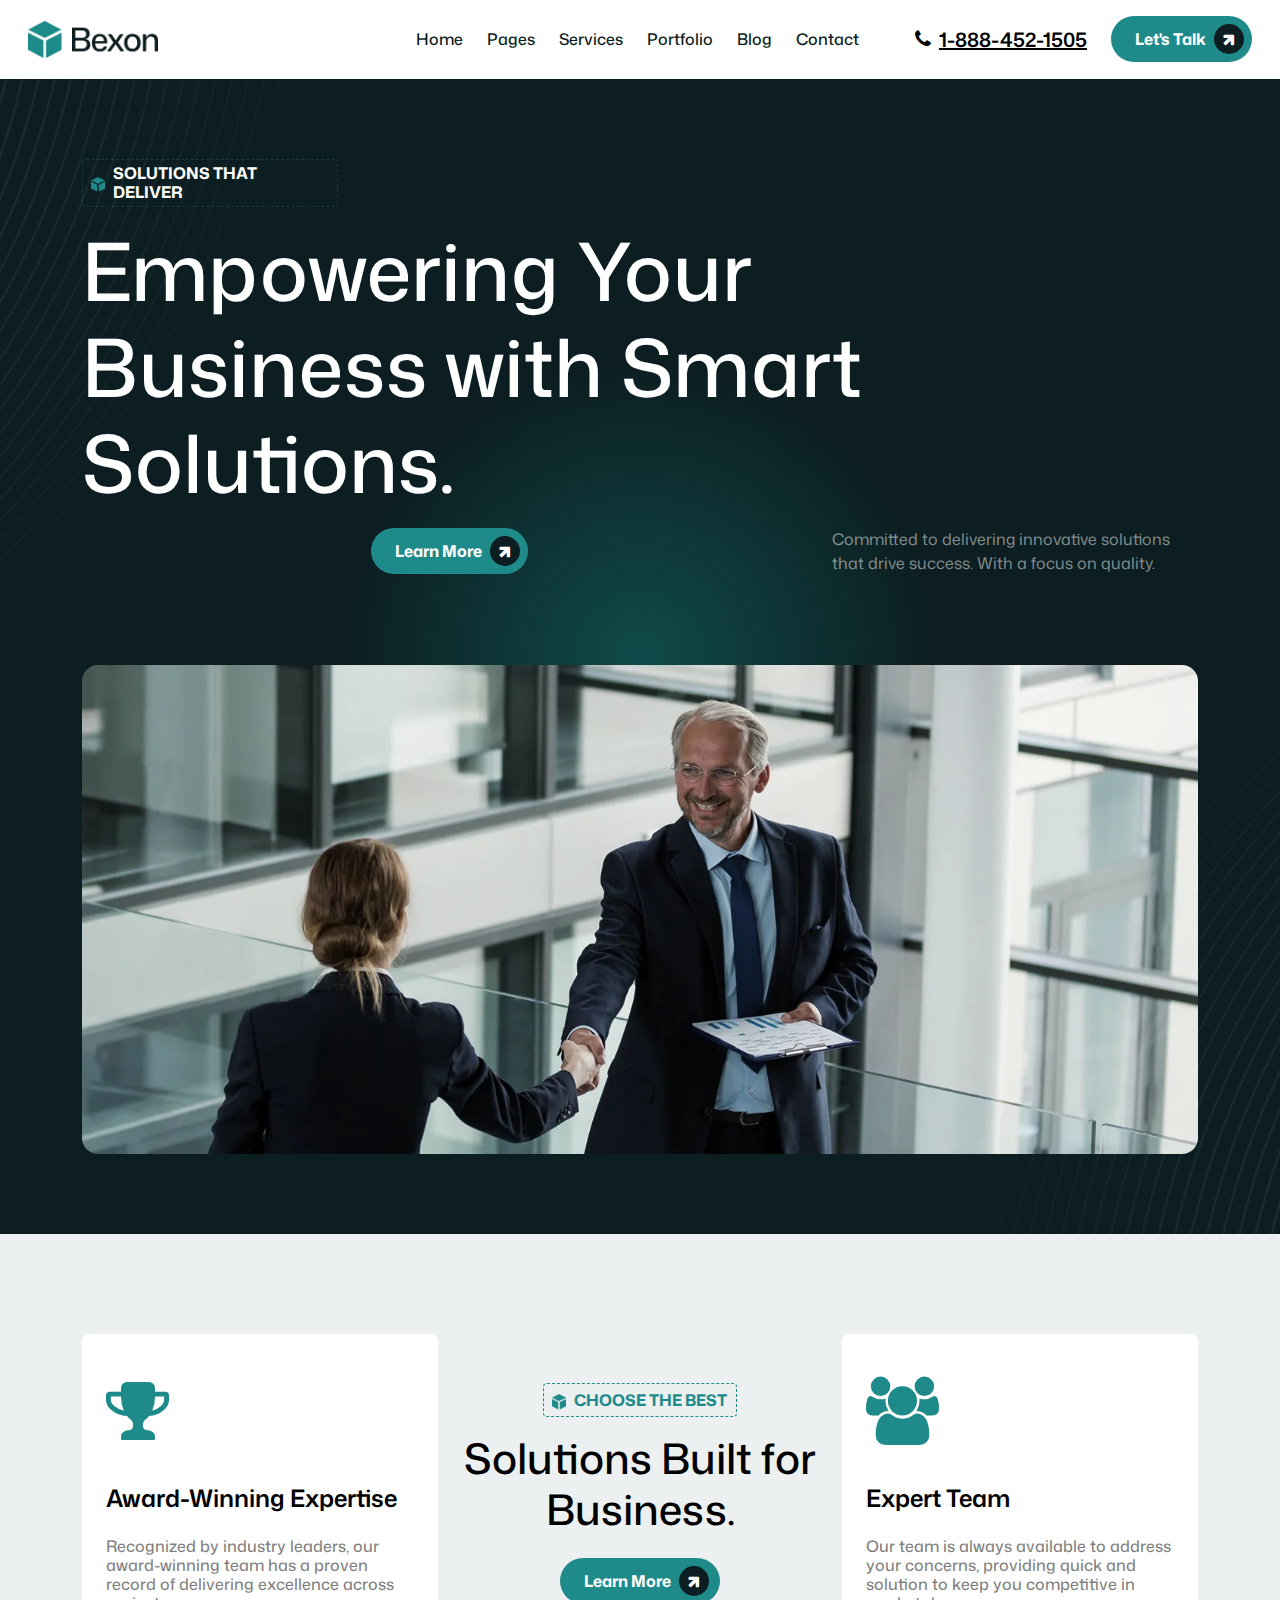
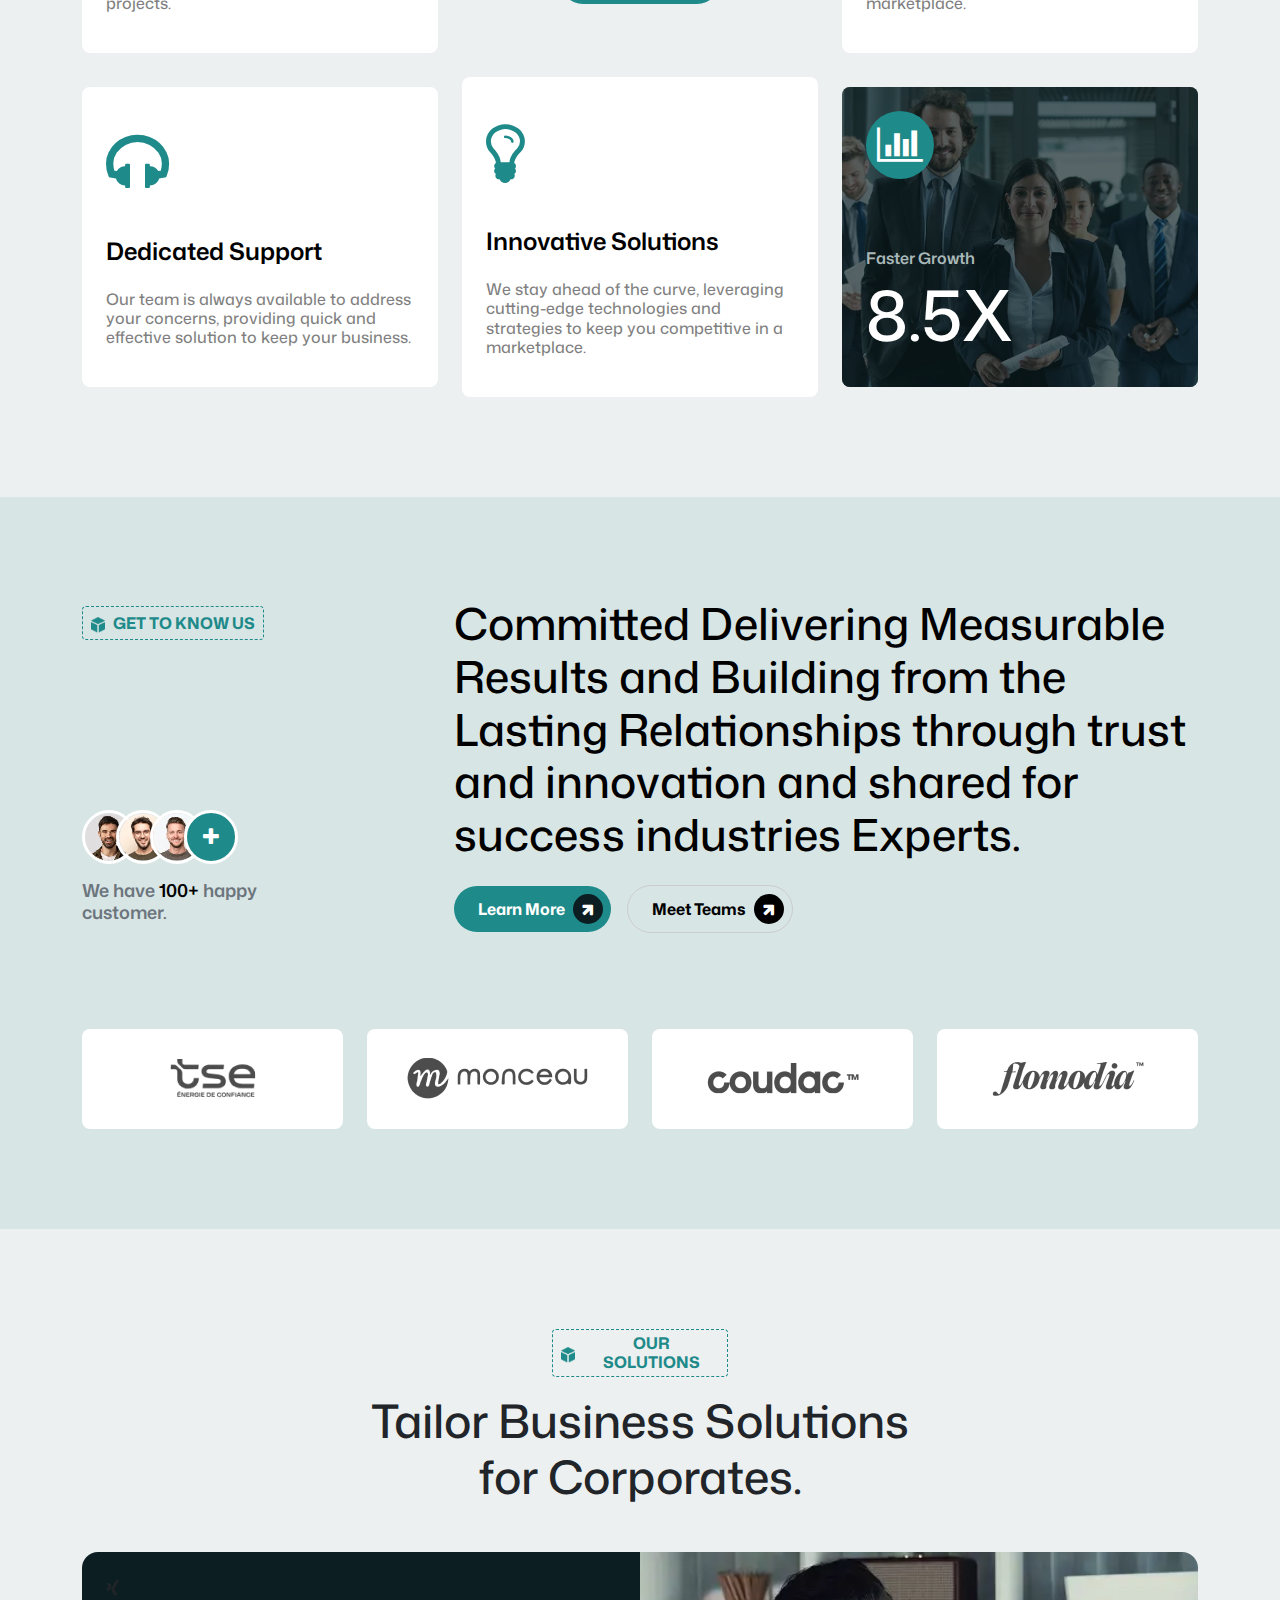
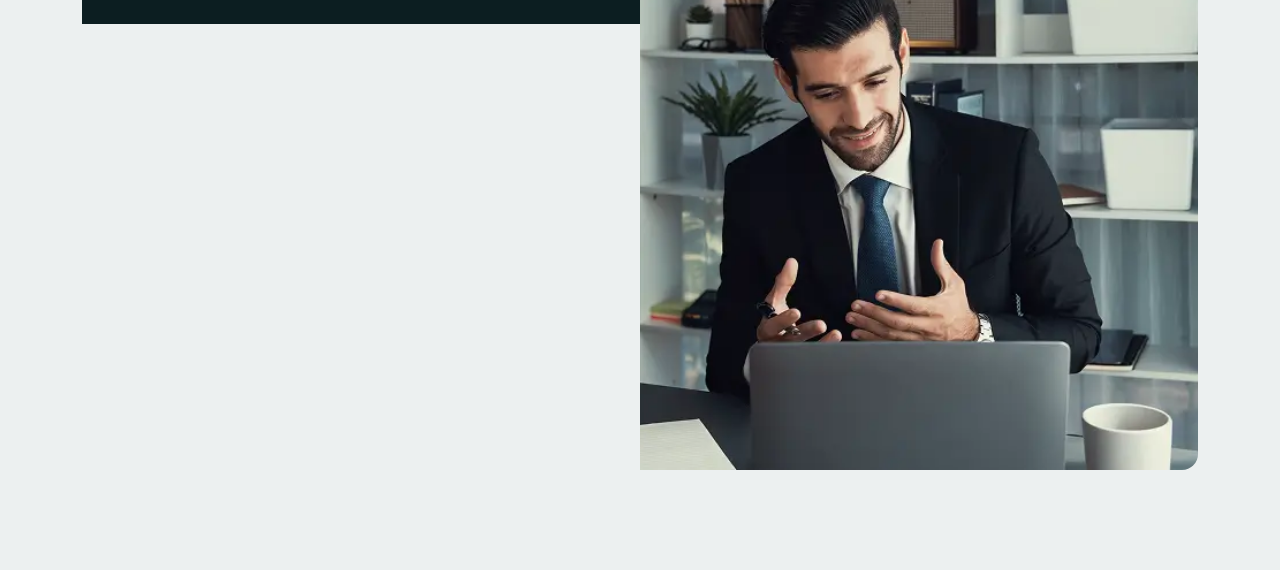
<file: index.html>
<!DOCTYPE html>
<html lang="en">
<head>
    <meta charset="UTF-8">
    <meta name="viewport" content="width=device-width, initial-scale=1.0">
    <title>Bexon</title>
    <!-- Icons -->
    <link rel="stylesheet" href="https://cdnjs.cloudflare.com/ajax/libs/font-awesome/4.7.0/css/font-awesome.css"
    integrity="sha512-5A8nwdMOWrSz20fDsjczgUidUBR8liPYU+WymTZP1lmY9G6Oc7HlZv156XqnsgNUzTyMefFTcsFH/tnJE/+xBg=="
    crossorigin="anonymous" referrerpolicy="no-referrer"/>
    <link rel="icon" type="png" href="images/tab_icon.png">
    <!-- Font -->
    <link href="https://fonts.googleapis.com/css2?family=Mona+Sans:ital,wght@0,200..900;1,200..900&display=swap"
    rel="stylesheet">
    <!-- CSS -->
    <link rel="stylesheet" href="https://cdn.jsdelivr.net/npm/bootstrap@5.3.8/dist/css/bootstrap.min.css">
    <link rel="stylesheet" href="css/home.css">
    <link rel="stylesheet" href="css/master.css">
</head>
<body>
    <!-- Navigation Start -->
    <nav class="navbar p-3 navbar-expand-lg bg-white navbar-dark">
        <div class="container-fluid">
            <a class="navbar-brand" href="#"><img src="images/nav_logo.png" alt=""></a>
            <button class="navbar-toggler shadow-none border-0" type="button" data-bs-toggle="collapse" data-bs-target="#navbarNavAltMarkup"
                aria-controls="navbarNavAltMarkup" aria-expanded="false" aria-label="Toggle navigation">
                <span class="navbar-toggler-icon"></span>
            </button>
            <div class="collapse navbar-collapse justify-content-end" id="navbarNavAltMarkup">
                <div class="navbar-nav p-lg-0 py-3 align-items-lg-center align-items-start">
                    <a class="nav-link me-2 mb-lg-0 mb-2 border_bottom" href="#">Home</a>
                    <a class="nav-link me-2 mb-lg-0 mb-2 border_bottom" href="#">Pages</a>
                    <a class="nav-link me-2 mb-lg-0 mb-2 border_bottom" href="#">Services</a>
                    <a class="nav-link me-2 mb-lg-0 mb-2 border_bottom" href="#">Portfolio</a>
                    <a class="nav-link me-2 mb-lg-0 mb-2 border_bottom" href="#">Blog</a>
                    <a class="nav-link me-lg-5 me-0 mb-lg-0 mb-4" href="#">Contact</a>
                    <span class="d-flex align-items-center text-black fs-5 me-lg-4 me-0 mb-lg-0 mb-3"><i class="fa fa-phone me-2"
                            aria-hidden="true"></i><a href="#" class="text-black fw-semibold">1-888-452-1505</a></span>
                    <a href="#"
                        class="btn_one rounded-5 fw-bold ps-4 pe-2 py-2 text-decoration-none text-white d-flex align-items-center">Let's
                        Talk <span class="icon rounded-circle ms-2 d-flex align-items-center justify-content-center"><i
                                class="fa fa-arrow-right" aria-hidden="true"></i></span></a>
                </div>
            </div>
        </div>
    </nav>
    <!-- Navigation End -->


    <!-- Header Start -->
    <header>
        <div class="container">
            <div class="headline">
                <div class="wrapper rounded-1 mb-lg-3 mb-md-3 mb-2 py-1 px-2 d-flex align-items-center">
                    <div class="image me-2"><img src="images/tab_icon.png" alt=""></div>
                    <h6 class="fw-bold text-white mb-0">SOLUTIONS THAT DELIVER</h6>
                </div>
                <h1 class="text-white">Empowering Your Business with Smart Solutions.</h1>
            </div>
            <div class="start mt-lg-3 mt-md-3 mt-4 d-lg-flex d-md-flex d-block align-items-center justify-content-end">
                <!-- <a href="#"
                    class="btn_one mb-lg-0 mb-md-0 mb-2 rounded-5 fw-bold ps-4 pe-2 py-2 text-decoration-none text-white d-flex align-items-center">Get Started <span class="icon rounded-circle ms-2 d-flex align-items-center justify-content-center"><i
                            class="fa fa-arrow-right" aria-hidden="true"></i></span></a> -->
                <a href="#"
                    class="mx-auto btn_one rounded-5 fw-bold ps-4 pe-2 py-2 text-decoration-none text-white d-flex align-items-center">Learn
                    More <span class="icon rounded-circle ms-2 d-flex align-items-center justify-content-center"><i
                            class="fa fa-arrow-right" aria-hidden="true"></i></span></a>
                <p class="text-white-50 mb-0 ms-lg-3 ms-md-3 ms-0">Committed to delivering innovative solutions that drive success. With a focus on quality.</p>
            </div>
            <div class="banner"><img src="images/banner/banner.png" class="img-fluid rounded-4" alt=""></div>
            <div class="one"><img src="images/banner/1.svg" class="img-fluid" alt=""></div>
            <div class="two"><img src="images/banner/2.svg" class="img-fluid" alt=""></div>
        </div>
    </header>
    <!-- Header End -->


    <!-- Service Start -->
    <section class="service">
        <div class="container">
            <div class="row g-lg-4 g-md-4 g-3 align-items-center">
                <div class="col-lg-4 col-md-6">
                    <div class="headline d-lg-none d-block py-4 text-center">
                        <div class="wrapper mx-auto rounded-1 mb-lg-3 mb-md-3 mb-2 py-1 px-2 d-flex align-items-center">
                            <div class="image me-2"><img src="images/tab_icon.png" alt=""></div>
                            <h6 class="fw-bold mb-0">CHOOSE THE BEST</h6>
                        </div>
                        <h1 class="text-black mb-lg-4 mb-md-4 mb-3">Solutions Built for Business.</h1>
                        <a href="#"
                            class="mx-auto btn_one rounded-5 fw-bold ps-4 pe-2 py-2 text-decoration-none text-white d-flex align-items-center">Learn
                            More <span class="icon rounded-circle ms-2 d-flex align-items-center justify-content-center"><i
                                    class="fa fa-arrow-right" aria-hidden="true"></i></span></a>
                    </div>
                    <div class="item d-lg-block d-none bg-white rounded-3 p-lg-4 p-md-4 px-4 py-2">
                        <div class="icon mb-lg-4 mb-md-4 mb-1"><i class="fa fa-trophy" aria-hidden="true"></i></div>
                        <h4 class="text-black fw-semibold mb-lg-4 mb-md-4 mb-3">Award-Winning Expertise</h4>
                        <h6 class="text-black-50 mb-3">Recognized by industry leaders, our award-winning team has a proven record of delivering excellence across projects.</h6>
                    </div>
                </div>
                <div class="col-lg-4 col-md-6">
                    <div class="item d-lg-none d-block bg-white rounded-3 p-lg-4 p-md-4 px-4 py-2">
                        <div class="icon mb-lg-4 mb-md-4 mb-1"><i class="fa fa-trophy" aria-hidden="true"></i></div>
                        <h4 class="text-black fw-semibold mb-lg-4 mb-md-4 mb-3">Award-Winning Expertise</h4>
                        <h6 class="text-black-50 mb-3">Recognized by industry leaders, our award-winning team has a proven record of delivering excellence across projects.</h6>
                    </div>
                    <div class="headline d-lg-block d-none py-4 text-center">
                        <div class="wrapper mx-auto rounded-1 mb-lg-3 mb-md-3 mb-2 py-1 px-2 d-flex align-items-center">
                            <div class="image me-2"><img src="images/tab_icon.png" alt=""></div>
                            <h6 class="fw-bold mb-0">CHOOSE THE BEST</h6>
                        </div>
                        <h1 class="text-black mb-lg-4 mb-md-4 mb-3">Solutions Built for Business.</h1>
                        <a href="#"
                            class="mx-auto btn_one rounded-5 fw-bold ps-4 pe-2 py-2 text-decoration-none text-white d-flex align-items-center">Learn More <span class="icon rounded-circle ms-2 d-flex align-items-center justify-content-center"><i
                                    class="fa fa-arrow-right" aria-hidden="true"></i></span></a>
                    </div>
                </div>
                <div class="col-lg-4 col-md-6">
                    <div class="item bg-white rounded-3 p-lg-4 p-md-4 px-4 py-2">
                        <div class="icon mb-lg-4 mb-md-4 mb-1"><i class="fa fa-users" aria-hidden="true"></i></div>
                        <h4 class="text-black fw-semibold mb-lg-4 mb-md-4 mb-3">Expert Team</h4>
                        <h6 class="text-black-50 mb-3">Our team is always available to address your concerns, providing quick and solution to keep you competitive in
                        marketplace.</h6>
                    </div>
                </div>
                <div class="col-lg-4 col-md-6">
                    <div class="item bg-white rounded-3 p-lg-4 p-md-4 px-4 py-2">
                        <div class="icon mb-lg-4 mb-md-4 mb-1"><i class="fa fa-headphones" aria-hidden="true"></i></div>
                        <h4 class="text-black fw-semibold mb-lg-4 mb-md-4 mb-3">Dedicated Support</h4>
                        <h6 class="text-black-50 mb-3">Our team is always available to address your concerns, providing quick and effective solution to keep your business.</h6>
                    </div>
                </div>
                <div class="col-lg-4 col-md-6">
                    <div class="item bg-white rounded-3 p-lg-4 p-md-4 px-4 py-2">
                        <div class="icon mb-lg-4 mb-md-4 mb-1"><i class="fa fa-lightbulb-o" aria-hidden="true"></i></div>
                        <h4 class="text-black fw-semibold mb-lg-4 mb-md-4 mb-3">Innovative Solutions</h4>
                        <h6 class="text-black-50 mb-3">We stay ahead of the curve, leveraging cutting-edge technologies and strategies to keep you competitive in a
                        marketplace.</h6>
                    </div>
                </div>
                <div class="col-lg-4 col-md-6">
                    <div class="growth_wrapper">
                        <img src="images/growth.png" class="rounded-3 growth_bg" alt="">
                        <div class="growth p-4 rounded-3">
                            <div class="icon d-flex justify-content-center align-items-center fs-1 rounded-circle text-white"><i class="fa fa-bar-chart" aria-hidden="true"></i></div>
                            <h6 class="fw-semibold mb-1">Faster Growth</h6>
                            <h2 class="text-white mb-0">8.5X</h2>
                        </div>
                    </div>
                </div>
            </div>
        </div>
    </section>
    <!-- Service End -->


    <!-- Know Us Start -->
    <section class="know_us">
        <div class="container">
            <div class="row gx-0 align-items-center">
                <div class="col-lg-4 col-md-6">
                    <div class="wrapper rounded-1 mb-lg-3 mb-md-3 mb-2 py-1 px-2 d-flex align-items-center">
                        <div class="image me-2"><img src="images/tab_icon.png" alt=""></div>
                        <h6 class="fw-bold mb-0">GET TO KNOW US</h6>
                    </div>
                    <div class="customer mb-3 d-flex align-items-center">
                        <div class="d-flex align-items-center">
                            <div class="client rounded-circle"><img src="images/team/1.png" class="rounded-5" alt=""></div>
                        </div>
                        <div class="d-flex align-items-center">
                            <div class="client rounded-circle"><img src="images/team/2.png" class="rounded-5" alt=""></div>
                        </div>
                        <div class="d-flex align-items-center">
                            <div class="client rounded-circle"><img src="images/team/3.png" class="rounded-5" alt=""></div>
                        </div>
                        <div class="icon rounded-circle d-flex align-items-center justify-content-center text-white fs-5"><i class="fa fa-plus" aria-hidden="true"></i></div>
                    </div>
                    <h5 class="fw-semibold text-secondary mb-5">We have <span class="text-black">100+</span> happy customer.</h5>
                </div>
                <div class="col-lg-8 col-md-6">
                    <h1 class="text-black mb-4">Committed Delivering Measurable Results and Building from the Lasting Relationships through trust and innovation and shared for success industries Experts.</h1>
                    <div class="buttons mb-5 d-lg-flex d-md-flex d-block align-items-center">
                        <a href="#"
                            class="btn_one rounded-5 fw-bold ps-4 pe-2 py-2 text-decoration-none text-white d-flex align-items-center justify-content-between me-lg-3 me-md-3 me-0 mb-lg-0 mb-md-0 mb-2">Learn
                            More <span class="icon rounded-circle ms-2 d-flex align-items-center justify-content-center"><i
                                    class="fa fa-arrow-right" aria-hidden="true"></i></span></a>
                        <a href="#"
                            class="btn_two rounded-5 fw-bold ps-4 pe-2 py-2 text-decoration-none text-black d-flex align-items-center justify-content-between">Meet Teams <span class="icon bg-black rounded-circle ms-2 d-flex align-items-center justify-content-center"><i
                                    class="fa fa-arrow-right text-white" aria-hidden="true"></i></span></a>
                    </div>
                </div>
                <div class="col-lg-12">
                    <div class="logos mt-5">
                        <div class="row g-4">
                            <div class="col-lg-3 col-md-6">
                                <div class="item d-flex align-items-center justify-content-center bg-white rounded-3 p-4">
                                    <div class="image text-center"><img src="images/logos/brand-2.webp" alt=""></div>
                                </div>
                            </div>
                            <div class="col-lg-3 col-md-6">
                                <div class="item d-flex align-items-center justify-content-center bg-white rounded-3 p-4">
                                    <div class="image text-center"><img src="images/logos/brand-3.webp" alt=""></div>
                                </div>
                            </div>
                            <div class="col-lg-3 col-md-6">
                                <div class="item d-flex align-items-center justify-content-center bg-white rounded-3 p-4">
                                    <div class="image text-center"><img src="images/logos/brand-4.webp" alt=""></div>
                                </div>
                            </div>
                            <div class="col-lg-3 col-md-6">
                                <div class="item d-flex align-items-center justify-content-center bg-white rounded-3 p-4">
                                    <div class="image text-center"><img src="images/logos/brand-5.webp" alt=""></div>
                                </div>
                            </div>
                        </div>
                    </div>
                </div>
            </div>
        </div>
    </section>
    <!-- Know Us End -->


    <!-- Solutions Start -->
    <div class="solution">
        <div class="container">
            <div class="headline text-center">
                <div class="wrapper mx-auto rounded-1 mb-lg-3 mb-md-3 mb-2 py-1 px-2 d-flex align-items-center">
                    <div class="image me-2"><img src="images/tab_icon.png" alt=""></div>
                    <h6 class="fw-bold mb-0">OUR SOLUTIONS</h6>
                </div>
                <h1 class="mx-auto mb-5">Tailor Business Solutions for Corporates.</h1>
            </div>
            <div class="items">
                <div class="item rounded-4">
                    <div class="row g-0">
                        <div class="col-lg-6">
                            <div class="wrapper p-4">
                                <div class="icon rounded-circlez"><i class="fa fa-xing" aria-hidden="true"></i></div>
                            </div>
                        </div>
                        <div class="col-lg-6">
                            <div class="image"><img src="images/solution/1.webp" class="img-fluid" alt=""></div>
                        </div>
                    </div>
                </div>
            </div>
        </div>
    </div>
    <!-- Solutions End -->


    <!-- Javascript -->
    <script src="https://cdn.jsdelivr.net/npm/bootstrap@5.3.8/dist/js/bootstrap.bundle.min.js"></script>
</body>
</html>
</file>
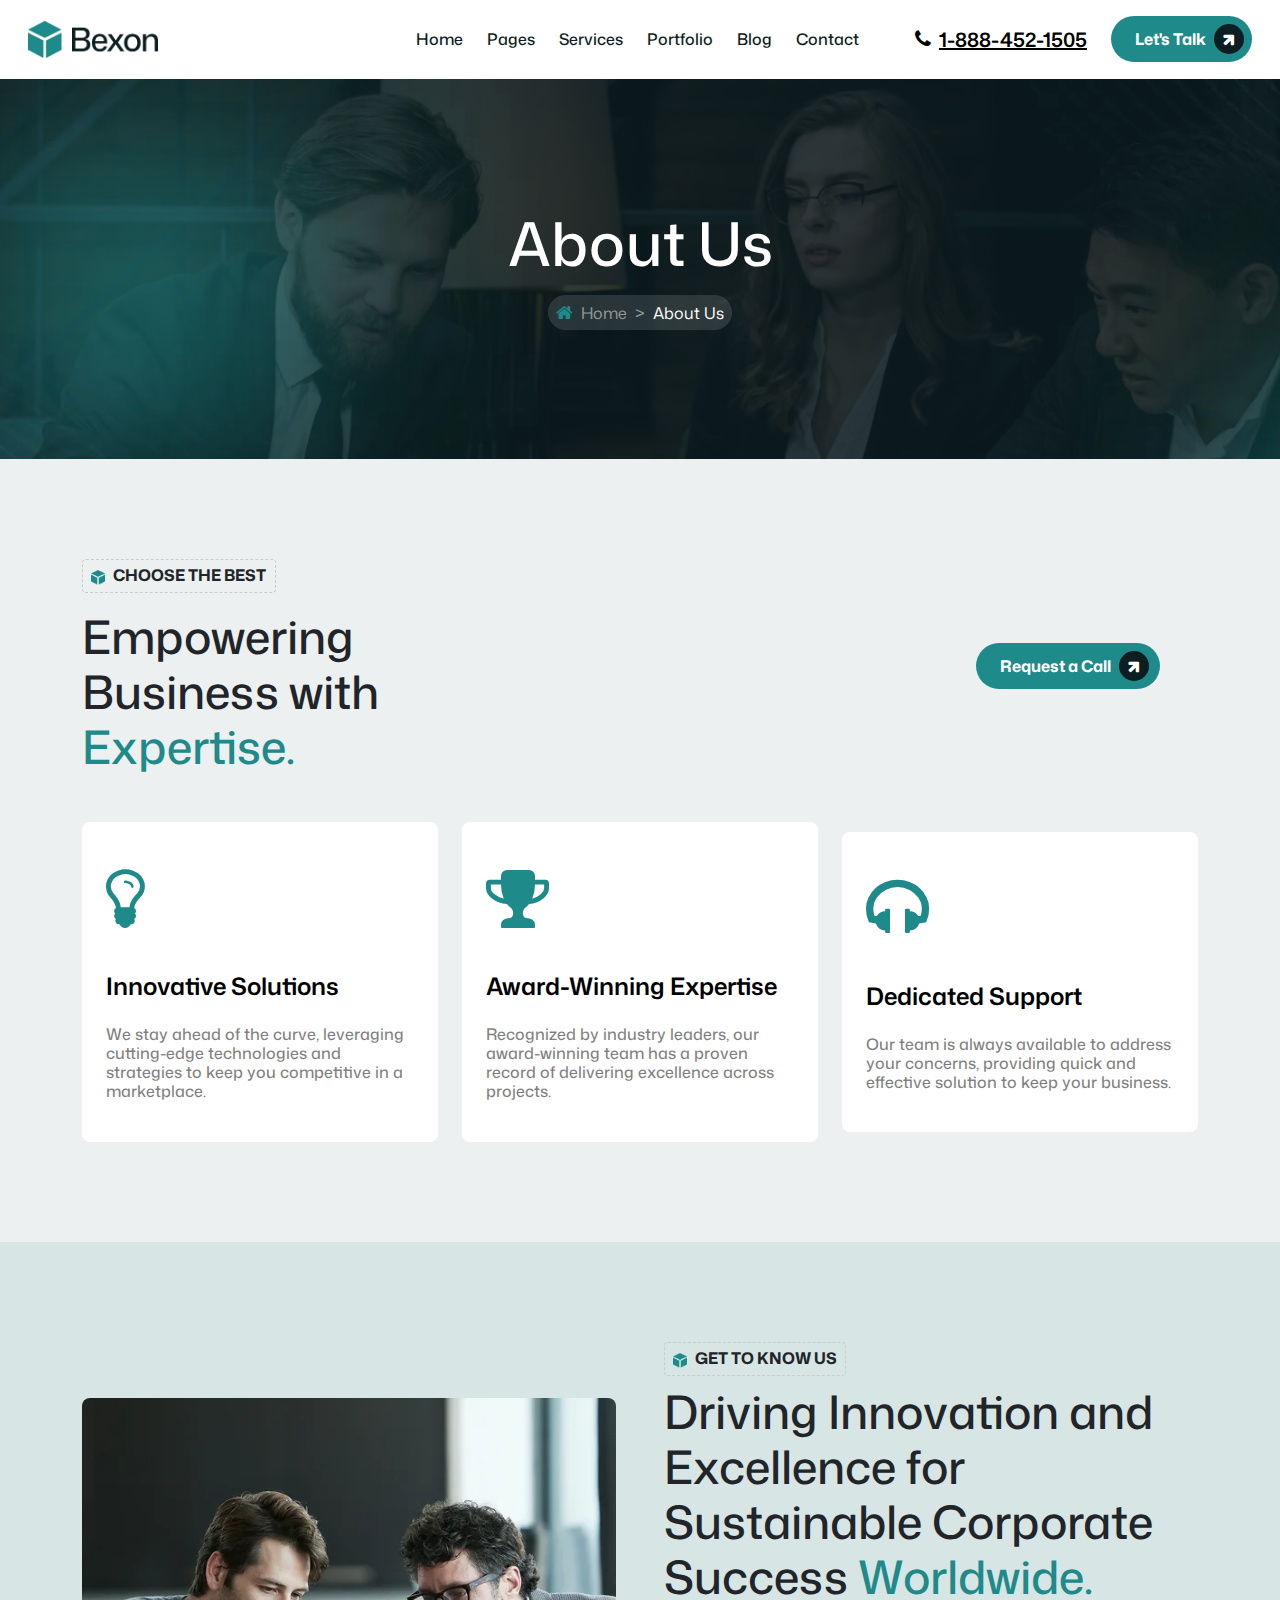
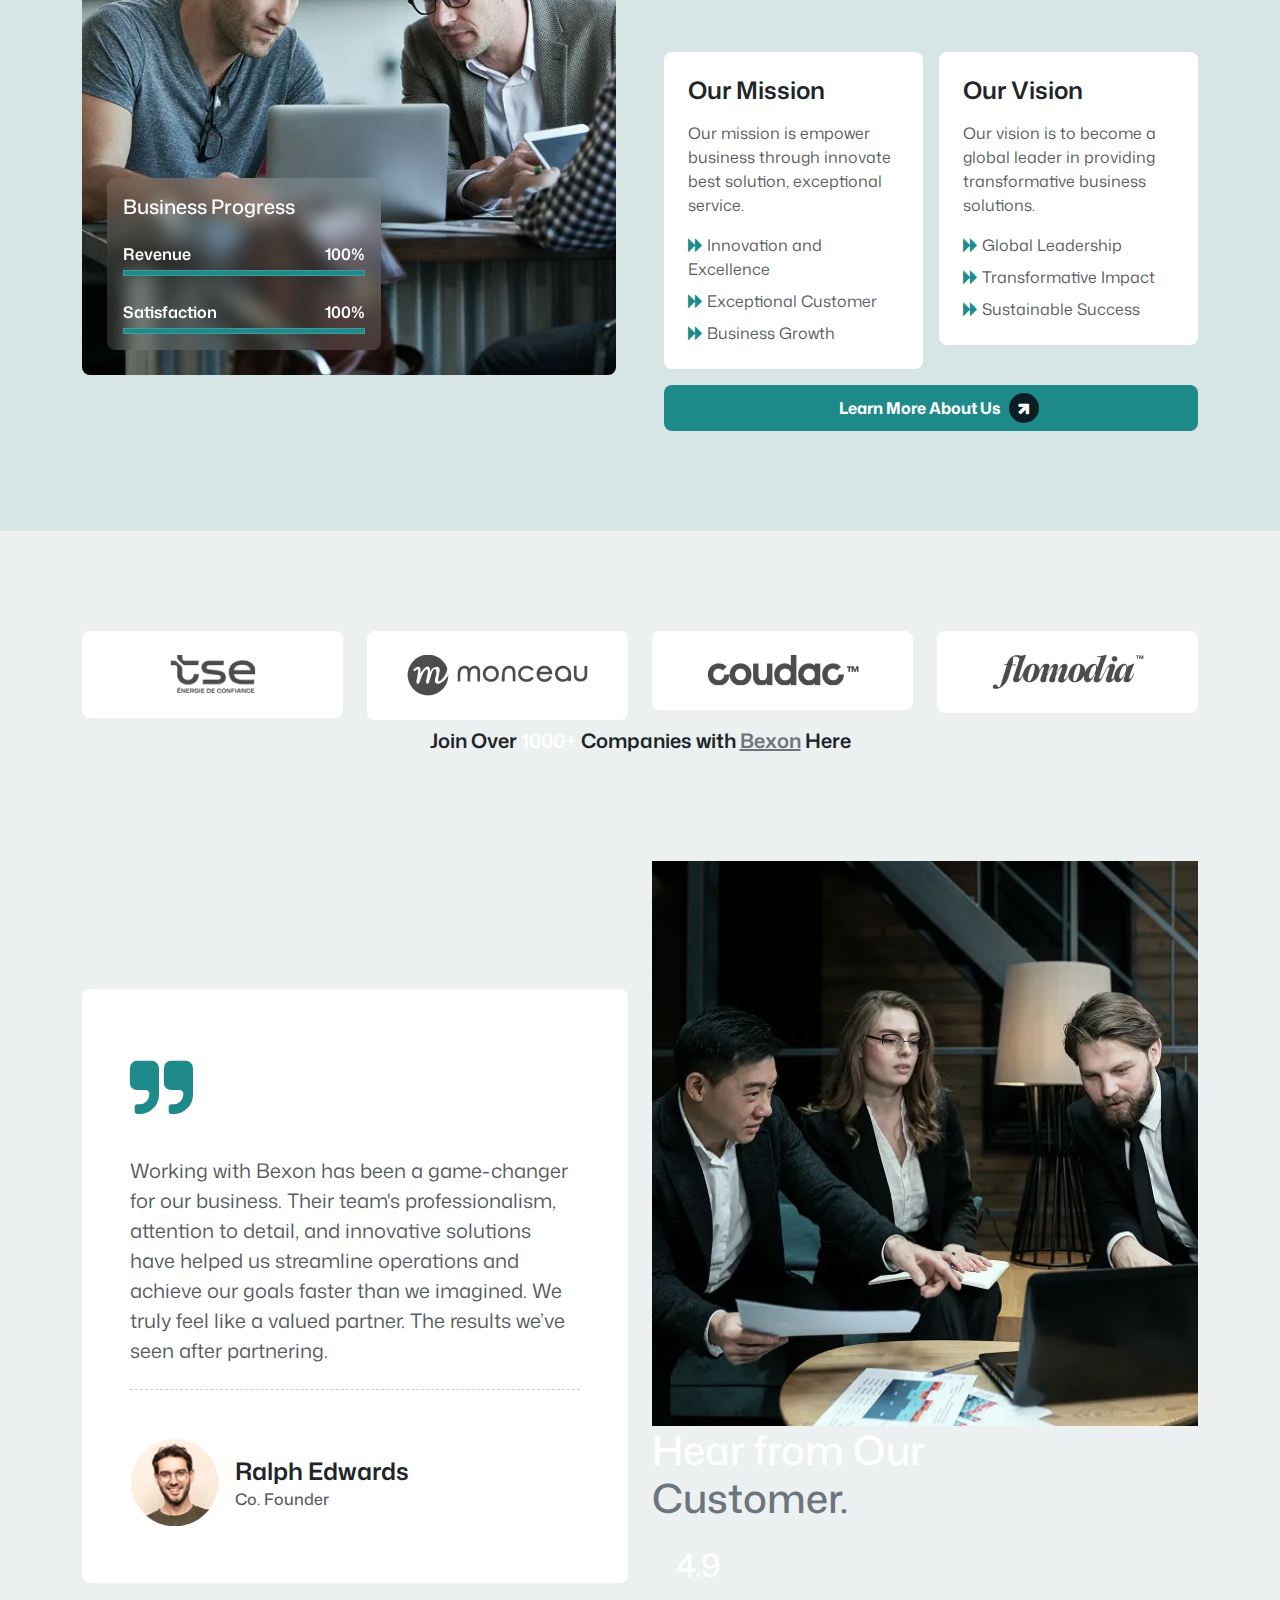
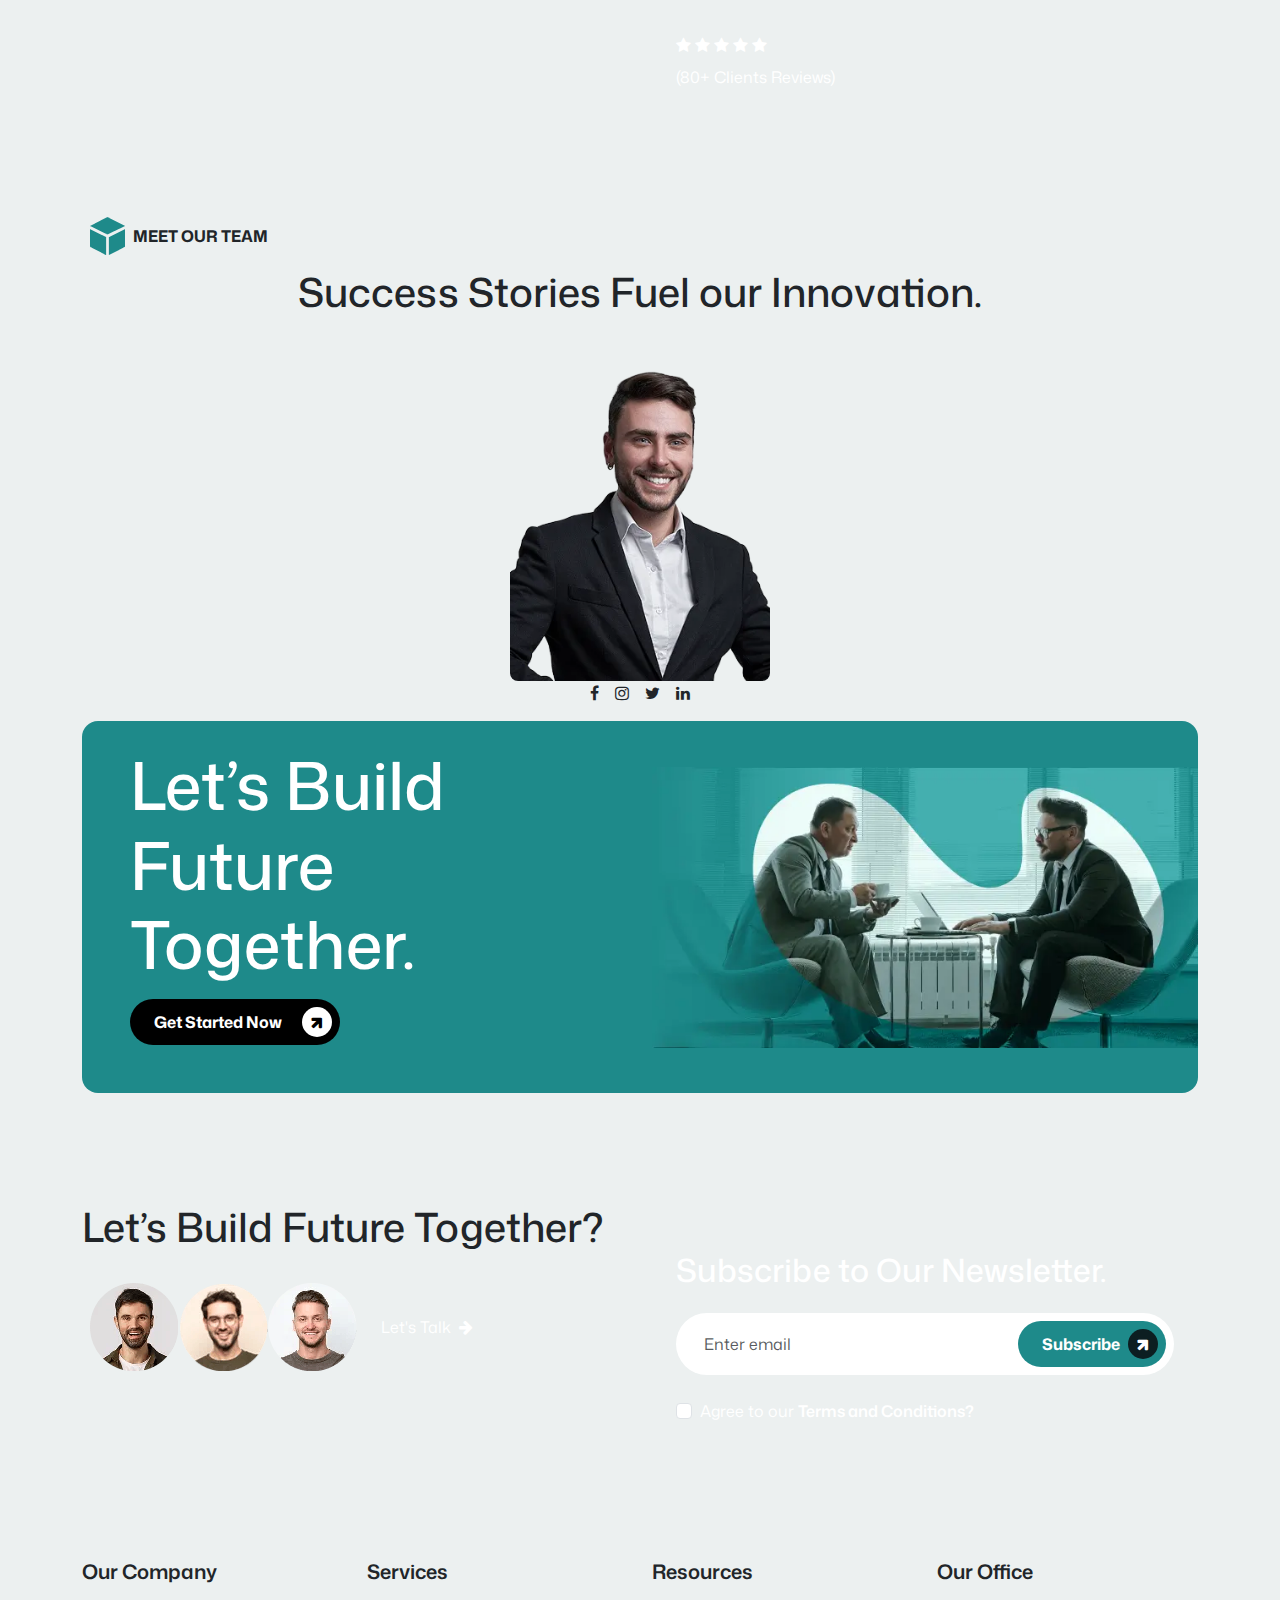
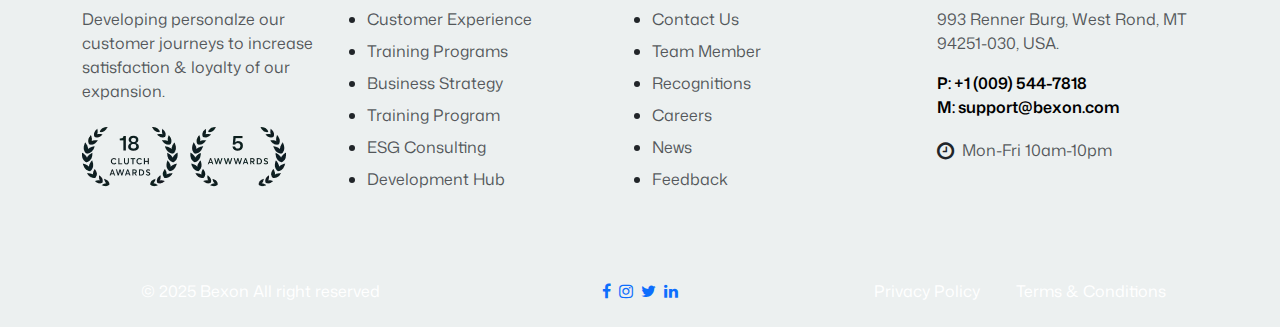
<file: about.html>
<!DOCTYPE html>
<html lang="en">
<head>
    <meta charset="UTF-8">
    <meta name="viewport" content="width=device-width, initial-scale=1.0">
    <title>Bexon - About Us</title>
    <!-- Icons -->
    <link rel="stylesheet" href="https://cdnjs.cloudflare.com/ajax/libs/font-awesome/4.7.0/css/font-awesome.css"
        integrity="sha512-5A8nwdMOWrSz20fDsjczgUidUBR8liPYU+WymTZP1lmY9G6Oc7HlZv156XqnsgNUzTyMefFTcsFH/tnJE/+xBg=="
        crossorigin="anonymous" referrerpolicy="no-referrer" />
    <link rel="icon" type="png" href="images/tab_icon.png">
    <!-- Font -->
    <link href="https://fonts.googleapis.com/css2?family=Mona+Sans:ital,wght@0,200..900;1,200..900&display=swap"
        rel="stylesheet">
    <!-- CSS -->
    <link rel="stylesheet" href="https://cdn.jsdelivr.net/npm/bootstrap@5.3.8/dist/css/bootstrap.min.css">
    <link rel="stylesheet" href="css/about.css">
    <link rel="stylesheet" href="css/master.css">
</head>
<body>
    <!-- Navigation Start -->
    <nav class="navbar p-3 navbar-expand-lg bg-white navbar-dark">
        <div class="container-fluid">
            <a class="navbar-brand" href="#"><img src="images/nav_logo.png" alt=""></a>
            <button class="navbar-toggler shadow-none border-0" type="button" data-bs-toggle="collapse"
                data-bs-target="#navbarNavAltMarkup" aria-controls="navbarNavAltMarkup" aria-expanded="false"
                aria-label="Toggle navigation">
                <span class="navbar-toggler-icon"></span>
            </button>
            <div class="collapse navbar-collapse justify-content-end" id="navbarNavAltMarkup">
                <div class="navbar-nav p-lg-0 py-3 align-items-lg-center align-items-start">
                    <a class="nav-link me-2 mb-lg-0 mb-2 border_bottom" href="index.html">Home</a>
                    <a class="nav-link me-2 mb-lg-0 mb-2 border_bottom" href="#solution">Pages</a>
                    <a class="nav-link me-2 mb-lg-0 mb-2 border_bottom" href="#service">Services</a>
                    <a class="nav-link me-2 mb-lg-0 mb-2 border_bottom" href="#project">Portfolio</a>
                    <a class="nav-link me-2 mb-lg-0 mb-2 border_bottom" href="#blog">Blog</a>
                    <a class="nav-link me-lg-5 me-0 mb-lg-0 mb-4" href="#contact">Contact</a>
                    <span class="d-flex align-items-center text-black fs-5 me-lg-4 me-0 mb-lg-0 mb-3"><i
                            class="fa fa-phone me-2" aria-hidden="true"></i><a href="#contact"
                            class="text-black fw-semibold">1-888-452-1505</a></span>
                    <a href="#contact"
                        class="btn_one rounded-5 fw-bold ps-4 pe-2 py-2 text-decoration-none text-white d-flex align-items-center">Let's
                        Talk <span class="icon rounded-circle ms-2 d-flex align-items-center justify-content-center"><i
                                class="fa fa-arrow-right" aria-hidden="true"></i></span></a>
                </div>
            </div>
        </div>
    </nav>
    <!-- Navigation End -->


    <!-- Header Start -->
    <header>
        <div class="wrapper">
            <div class="images">
                <div class="one"><img src="images/pricing/bg/header.webp" alt=""></div>
                <div class="two"><img src="images/pricing/bg/header_overlay.webp" alt=""></div>
            </div>
            <div class="texts d-flex align-items-center justify-content-center">
                <div class="text_wrapper">
                    <h1 class="text-white mb-lg-3 mb-md-3 mb-2">About Us</h1>
                    <div class="tag rounded-5 py-1 px-2 d-flex align-items-center mx-auto">
                        <div class="icon"><i class="fa fa-home" aria-hidden="true"></i></div>
                        <p class="mb-0 ms-2 text-white-50">Home</p>
                        <p class="mb-0 mx-2 text-white-50">></p>
                        <p class="text-white mb-0">About Us</p>
                    </div>
                </div>
            </div>
        </div>
    </header>
    <!-- Header End -->


    <!-- Service Start -->
    <section class="service">
        <div class="container">
            <div class="row justify-content-between align-items-center">
                <div class="col-lg-5">
                    <div class="wrapper mx-lg-0 mx-auto rounded-1 mb-lg-3 mb-2 py-1 px-2 d-flex align-items-center">
                        <div class="image me-2"><img src="images/tab_icon.png" alt=""></div>
                        <h6 class="fw-bold mb-0">CHOOSE THE BEST</h6>
                    </div>
                    <h1 class="mb-lg-5 mb-md-4 mb-3 mx-lg-0 mx-auto text-lg-start text-center">Empowering Business with <span class="green">Expertise.</span></h1>
                </div>
                <div class="col-lg-3">
                    <a href="#"
                        class=" mb-lg-5 mb-md-5 mb-4 btn_one mx-auto rounded-5 fw-bold ps-4 pe-2 py-2 text-decoration-none text-white d-flex align-items-center">Request a Call <span class="icon rounded-circle ms-2 d-flex align-items-center justify-content-center"><i
                                class="fa fa-arrow-right" aria-hidden="true"></i></span></a>
                </div>
            </div>
            <div class="row g-lg-4 g-md-4 g-3 align-items-center">
                <div class="col-lg-4 col-md-6">
                    <div class="item bg-white rounded-3 p-lg-4 p-md-4 px-4 py-2">
                        <div class="icon mb-lg-4 mb-md-4 mb-1"><i class="fa fa-lightbulb-o" aria-hidden="true"></i></div>
                        <h4 class="text-black fw-semibold mb-lg-4 mb-md-4 mb-3">Innovative Solutions</h4>
                        <h6 class="text-black-50 mb-3">We stay ahead of the curve, leveraging cutting-edge technologies and strategies
                            to keep you competitive in a
                            marketplace.</h6>
                    </div>
                </div>
                <div class="col-lg-4 col-md-6">
                    <div class="item bg-white rounded-3 p-lg-4 p-md-4 px-4 py-2">
                        <div class="icon mb-lg-4 mb-md-4 mb-1"><i class="fa fa-trophy" aria-hidden="true"></i></div>
                        <h4 class="text-black fw-semibold mb-lg-4 mb-md-4 mb-3">Award-Winning Expertise</h4>
                        <h6 class="text-black-50 mb-3">Recognized by industry leaders, our award-winning team has a proven record of
                            delivering excellence across projects.</h6>
                    </div>
                </div>
                <div class="col-lg-4 col-md-6">
                    <div class="item bg-white rounded-3 p-lg-4 p-md-4 px-4 py-2">
                        <div class="icon mb-lg-4 mb-md-4 mb-1"><i class="fa fa-headphones" aria-hidden="true"></i></div>
                        <h4 class="text-black fw-semibold mb-lg-4 mb-md-4 mb-3">Dedicated Support</h4>
                        <h6 class="text-black-50 mb-3">Our team is always available to address your concerns, providing quick and
                            effective solution to keep your business.</h6>
                    </div>
                </div>
            </div>
        </div>
    </section>
    <!-- Service End -->


    <!-- Know Us Start -->
    <section class="know_us">
        <div class="container">
            <div class="row g-lg-5 g-md-5 g-4 align-items-center">
                <div class="col-lg-6">
                    <div class="wrapper">
                        <div class="image"><img src="images/about/1.webp" class="img-fluid rounded-3" alt=""></div>
                        <div class="texts rounded-3 p-3">
                            <h5 class="text-white mb-4">Business Progress</h5>
                            <div class="progress_bar mb-4">
                                <div class="d-flex justify-content-between align-items-center">
                                    <p class="text-white mb-1 fw-semibold">Revenue</p>
                                    <p class="text-white mb-1 fw-semibold">100%</p>
                                </div>
                                <div class="bar pt-1"></div>
                            </div>
                            <div class="progress_bar">
                                <div class="d-flex justify-content-between align-items-center">
                                    <p class="text-white mb-1 fw-semibold">Satisfaction</p>
                                    <p class="text-white mb-1 fw-semibold">100%</p>
                                </div>
                                <div class="bar pt-1"></div>
                            </div>
                        </div>
                    </div>
                </div>
                <div class="col-lg-6">
                    <div class="headline">
                        <div class="wrapper mx-lg-0 mx-auto rounded-1 mb-lg-2 mb-md-2 mb-1 py-1 px-2 d-flex align-items-center">
                            <div class="image me-2"><img src="images/tab_icon.png" alt=""></div>
                            <h6 class="fw-bold mb-0">GET TO KNOW US</h6>
                        </div>
                        <h1 class="mb-lg-5 mb-md-4 mb-3 mx-lg-0 mx-auto text-lg-start text-center">Driving Innovation and
                        Excellence for Sustainable Corporate Success <span class="green">Worldwide.</span></h1>
                    </div>
                    <div class="row g-3">
                        <div class="col-lg-6 col-md-6">
                            <div class="item pt-4 pb-2 px-4 bg-white rounded-3">
                                <h4 class="fw-semibold mb-3">Our Mission</h4>
                                <p class="text-muted">Our mission is empower business through innovate best solution, exceptional service.</p>
                                <ul class="ps-0 list-unstyled">
                                    <li class="text-muted mb-2"><i class="fa fa-forward" aria-hidden="true"></i> Innovation and Excellence</li>
                                    <li class="text-muted mb-2"><i class="fa fa-forward" aria-hidden="true"></i> Exceptional Customer</li>
                                    <li class="text-muted"><i class="fa fa-forward" aria-hidden="true"></i> Business Growth</li>
                                </ul>
                            </div>
                        </div>
                        <div class="col-lg-6 col-md-6">
                            <div class="item pt-4 pb-2 px-4 bg-white rounded-3">
                                <h4 class="fw-semibold mb-3">Our Vision</h4>
                                <p class="text-muted">Our vision is to become a global leader in providing transformative business solutions.</p>
                                <ul class="ps-0 list-unstyled">
                                    <li class="text-muted mb-2"><i class="fa fa-forward" aria-hidden="true"></i> Global Leadership</li>
                                    <li class="text-muted mb-2"><i class="fa fa-forward" aria-hidden="true"></i> Transformative Impact</li>
                                    <li class="text-muted"><i class="fa fa-forward" aria-hidden="true"></i> Sustainable Success</li>
                                </ul>
                            </div>
                        </div>
                        <div class="col-lg-12">
                            <a href="#"
                                class="btn_one mb-lg-0 mb-md-0 mb-2 rounded-3 fw-bold ps-4 pe-2 py-2 text-decoration-none text-white d-flex align-items-center justify-content-center">Learn More About Us <span class="icon rounded-circle ms-2 d-flex align-items-center justify-content-center"><i
                                        class="fa fa-arrow-right" aria-hidden="true"></i></span></a>
                        </div>
                    </div>
                </div>
            </div>
        </div>
    </section>
    <!-- Know Us End -->


    <!-- Logos Start -->
    <section class="logos">
        <div class="container">
            <div class="wrapper">
                <div class="row g-4">
                    <div class="col-lg-3 col-md-6">
                        <div class="item d-flex align-items-center justify-content-center bg-white rounded-3 p-4">
                            <div class="image text-center"><img src="images/logos/1.webp" alt=""></div>
                        </div>
                    </div>
                    <div class="col-lg-3 col-md-6">
                        <div class="item d-flex align-items-center justify-content-center bg-white rounded-3 p-4">
                            <div class="image text-center"><img src="images/logos/2.webp" alt=""></div>
                        </div>
                    </div>
                    <div class="col-lg-3 col-md-6">
                        <div class="item d-flex align-items-center justify-content-center bg-white rounded-3 p-4">
                            <div class="image text-center"><img src="images/logos/3.webp" alt=""></div>
                        </div>
                    </div>
                    <div class="col-lg-3 col-md-6">
                        <div class="item d-flex align-items-center justify-content-center bg-white rounded-3 p-4">
                            <div class="image text-center"><img src="images/logos/4.webp" alt=""></div>
                        </div>
                    </div>
                </div>
                <div class="company d-flex align-items-center mt-2">
                    <div class="wrapper rounded-circle mx-auto d-flex align-items-center justify-content-center">
                        <h5 class="fw-semibold text-center">Join Over <span class="rounded-5 green text-white">1000+</span> Companies with <span
                        class="text-secondary text-decoration-underline">Bexon</span> Here</h5>
                    </div>
                </div>
            </div>
        </div>
    </section>
    <!-- Logos End -->


    <!-- Testimonial Start -->
    <section class="testimonial">
        <div class="container">
            <div class="row g-lg-4 g-md-4 g-3 align-items-center justify-content-center">
                <div class="col-lg-6">
                    <div class="item bg-white p-lg-5 p-md-5 p-3 rounded-3">
                        <div class="icon mb-3"><i class="fa fa-quote-right" aria-hidden="true"></i></div>
                        <p class="text-muted mb-5 fs-5 pb-4">Working with Bexon has been a game-changer for our business. Their team's professionalism, attention to detail, and innovative solutions have helped us streamline operations and achieve our goals faster than we imagined. We truly feel like a valued partner. The results we’ve seen after partnering.</p>
                        <div class="user mb-2 d-flex align-items-center">
                            <div class="image"><img src="images/team/2.png" class="rounded-circle img-fluid" alt=""></div>
                            <div class="texts ms-3">
                                <h4 class="fw-semibold mb-1">Ralph Edwards</h4>
                                <h6 class="text-muted mb-0">Co. Founder</h6>
                            </div>
                        </div>
                    </div>
                </div>
                <div class="col-lg-6">
                    <div class="wrapper rounded-3">
                        <div class="image_two"><img src="images/about/2.webp" class="img-fluid" alt=""></div>
                        <div class="text_one">
                            <h1 class="text-white">Hear from Our <div class="text-secondary">Customer.</div>
                            </h1>
                        </div>
                        <div class="text_two px-4 py-3">
                            <h2 class="text-white mb-5">4.9</h2>
                            <ul class="ps-0 list-unstyled d-flex mb-2">
                                <li class="text-white me-1"><i class="fa fa-star" aria-hidden="true"></i></li>
                                <li class="text-white me-1"><i class="fa fa-star" aria-hidden="true"></i></li>
                                <li class="text-white me-1"><i class="fa fa-star" aria-hidden="true"></i></li>
                                <li class="text-white me-1"><i class="fa fa-star" aria-hidden="true"></i></li>
                                <li class="text-white"><i class="fa fa-star" aria-hidden="true"></i></li>
                            </ul>
                            <p class="text-white mb-2 me-3">(80+ Clients Reviews)</p>
                        </div>
                    </div>
                </div>
            </div>
        </div>
    </section>
    <!-- Testimonial End -->


    <!-- Team Start -->
    <section class="team">
        <div class="container">
            <div class="headline text-center">
                <div class="wrapper mx-auto rounded-1 mb-lg-2 mb-md-2 mb-1 py-1 px-2 d-flex align-items-center">
                    <div class="image me-2"><img src="images/tab_icon.png" alt=""></div>
                    <h6 class="fw-bold mb-0">MEET OUR TEAM</h6>
                </div>
                <h1 class="mb-lg-5 mb-md-5 mb-4 mx-auto">Success <span class="green">Stories</span> Fuel
                our Innovation.</h1>
            </div>
            <div class="row align-items-center justify-content-center g-lg-4 g-md-4 g-3">
                <div class="col-lg-3">
                    <div class="item">
                        <div class="wrapper">
                            <div class="bg rounded-3"></div>
                            <div class="wrapper_two">
                                <div class="wrapper_three">
                                    <div class="image rounded-3"><img src="images/team/4.webp" class="rounded-3 img-fluid" alt=""></div>
                                    <ul class="socials ps-0 list-unstyled d-flex align-items-center justify-content-center">
                                        <li class="me-3"><i class="fa fa-facebook" aria-hidden="true"></i></li>
                                        <li class="me-3"><i class="fa fa-instagram" aria-hidden="true"></i></li>
                                        <li class="me-3"><i class="fa fa-twitter" aria-hidden="true"></i></li>
                                        <li><i class="fa fa-linkedin" aria-hidden="true"></i></li>
                                    </ul>
                                </div>
                            </div>
                        </div>
                    </div>
                </div>
            </div>
        </div>
    </section>
    <!-- Team End -->


    <!-- QNA Start -->
    <section class="qna">
        <div class="container">
            
        </div>
    </section>
    <!-- QNA End -->


    <!-- CTA Start -->
    <section class="cta">
        <div class="container">
            <div class="wrapper rounded-4">
                <div class="row align-items-center justify-content-center">
                    <div class="col-lg-6">
                        <div class="px-lg-5 px-md-5 px-4 py-4">
                            <h1 class="text-white">Let’s Build Future Together.</h1>
                            <a href="#"
                                class="mt-3 mb-4 btn_six bg-black rounded-5 fw-bold ps-4 p-2 text-decoration-none text-white d-flex align-items-center justify-content-between">Get
                                Started Now <span
                                    class="icon bg-white rounded-circle ms-2 d-flex align-items-center justify-content-center"><i
                                        class="fa fa-arrow-right text-black" aria-hidden="true"></i></span></a>
                        </div>
                    </div>
                    <div class="col-lg-6">
                        <div class="image text-end"><img src="images/pricing/cta.webp" class="img-fluid" alt=""></div>
                    </div>
                </div>
            </div>
        </div>
    </section>
    <!-- CTA End -->
    
    
    <!-- Footer Start -->
    <footer>
        <div class="container">
            <div class="row gy-5">
                <div class="col-lg-6 col-md-5">
                    <h1 class="mb-4">Let’s Build Future Together?</h1>
                    <a href="#" class="btn_five rounded-5 d-flex align-items-center text-white text-decoration-none p-2">
                        <div class="customer d-flex align-items-center">
                            <div class="d-flex align-items-center">
                                <div class="client rounded-circle"><img src="images/team/1.png" class="rounded-5" alt="">
                                </div>
                            </div>
                            <div class="d-flex align-items-center">
                                <div class="client rounded-circle"><img src="images/team/2.png" class="rounded-5" alt="">
                                </div>
                            </div>
                            <div class="d-flex align-items-center">
                                <div class="client rounded-circle"><img src="images/team/3.png" class="rounded-5" alt="">
                                </div>
                            </div>
                        </div>
                        <p class="mb-0 ms-4">Let's Talk</p>
                        <div class="icon rounded-circle ms-2 d-flex align-items-center justify-content-center"><i
                                class="fa fa-arrow-right" aria-hidden="true"></i></div>
                    </a>
                </div>
                <div class="col-lg-6 col-md-7">
                    <div class="newsletter rounded-4 pt-5 pb-4 px-4">
                        <h2 class="text-white mb-4">Subscribe to Our Newsletter.</h2>
                        <form class="mb-4">
                            <div
                                class="input_group rounded-5 ps-3 pe-2 py-2 d-flex justify-content-between align-items-center bg-white">
                                <input type="email" class="form-control border-0" placeholder="Enter email">
                                <a href="#"
                                    class="btn_one rounded-5 fw-bold ps-4 pe-2 py-2 text-decoration-none text-white d-flex align-items-center">Subscribe
                                    <span
                                        class="icon rounded-circle ms-2 d-flex align-items-center justify-content-center"><i
                                            class="fa fa-arrow-right" aria-hidden="true"></i></span></a>
                            </div>
                        </form>
                        <div class="form-check text-white mb-3">
                            <input class="form-check-input" type="checkbox" value="" id="checkDefault">
                            <label class="form-check-label" for="checkDefault">
                                Agree to our <a href="#" class="text-white text-decoration-none fw-semibold">Terms and
                                    Conditions?</a>
                            </label>
                        </div>
                    </div>
                </div>
                <div class="col-lg-3 col-md-6">
                    <h5 class="fw-semibold mt-lg-5 mt-3 mb-4">Our Company</h5>
                    <p class="text-muted mb-4">Developing personalze our customer journeys to increase satisfaction &
                        loyalty of our expansion.</p>
                    <div class="images">
                        <img src="images/award-logo-1.webp" class="img-fluid me-2" alt="">
                        <img src="images/award-logo-2.webp" class="img-fluid" alt="">
                    </div>
                </div>
                <div class="col-lg-3 col-md-6">
                    <h5 class="fw-semibold mt-lg-5 mt-3 mb-4">Services</h5>
                    <ul class="ps-0">
                        <li class="mb-2"><a href="#" class="text-muted text-decoration-none">Customer Experience</a></li>
                        <li class="mb-2"><a href="#" class="text-muted text-decoration-none">Training Programs</a></li>
                        <li class="mb-2"><a href="#" class="text-muted text-decoration-none">Business Strategy</a></li>
                        <li class="mb-2"><a href="#" class="text-muted text-decoration-none">Training Program</a></li>
                        <li class="mb-2"><a href="#" class="text-muted text-decoration-none">ESG Consulting</a></li>
                        <li><a href="#" class="text-muted text-decoration-none">Development Hub</a></li>
                    </ul>
                </div>
                <div class="col-lg-3 col-md-6">
                    <h5 class="fw-semibold mt-lg-5 mt-3 mb-4">Resources</h5>
                    <ul class="ps-0">
                        <li class="mb-2"><a href="#" class="text-muted text-decoration-none">Contact Us</a></li>
                        <li class="mb-2"><a href="#" class="text-muted text-decoration-none">Team Member</a></li>
                        <li class="mb-2"><a href="#" class="text-muted text-decoration-none">Recognitions</a></li>
                        <li class="mb-2"><a href="#" class="text-muted text-decoration-none">Careers</a></li>
                        <li class="mb-2"><a href="#" class="text-muted text-decoration-none">News</a></li>
                        <li><a href="#" class="text-muted text-decoration-none">Feedback</a></li>
                    </ul>
                </div>
                <div class="col-lg-3 col-md-6">
                    <h5 class="fw-semibold mt-lg-5 mt-3 mb-4">Our Office</h5>
                    <p class="text-muted">993 Renner Burg, West Rond, MT 94251-030, USA.</p>
                    <div class="info"><a href="#" class="text-decoration-none text-black fw-semibold">P: +1 (009)
                            544-7818</a></div>
                    <div class="info mb-3"><a href="#" class="text-decoration-none text-black fw-semibold">M:
                            support@bexon.com</a></div>
                    <div class="time d-flex align-items-center">
                        <div class="icon fs-5 me-2"><i class="fa fa-clock-o" aria-hidden="true"></i></div>
                        <p class="text-muted mb-0">Mon-Fri 10am-10pm</p>
                    </div>
                </div>
            </div>
        </div>
        <div class="copyright mt-5 py-4">
            <div class="container">
                <div class="row g-4 justify-content-between text-center align-items-center">
                    <div class="col-lg-4 col-md-4">
                        <p class="text-white mb-0">© 2025 Bexon All right reserved</p>
                    </div>
                    <div class="col-lg-4 col-md-4">
                        <div class="social d-flex justify-content-center">
                            <a href="#"
                                class="icon me-2 text-decoration-none rounded-circle d-flex justify-content-center align-items-center"><i
                                    class="fa fa-facebook" aria-hidden="true"></i></a>
                            <a href="#"
                                class="icon me-2 text-decoration-none rounded-circle d-flex justify-content-center align-items-center"><i
                                    class="fa fa-instagram" aria-hidden="true"></i></a>
                            <a href="#"
                                class="icon me-2 text-decoration-none rounded-circle d-flex justify-content-center align-items-center"><i
                                    class="fa fa-twitter" aria-hidden="true"></i></a>
                            <a href="#"
                                class="icon text-decoration-none rounded-circle d-flex justify-content-center align-items-center"><i
                                    class="fa fa-linkedin" aria-hidden="true"></i></a>
                        </div>
                    </div>
                    <div class="col-lg-4 col-md-4">
                        <a href="#" class="text-decoration-none text-white policy border_right pe-3 me-3">Privacy Policy</a>
                        <a href="#" class="text-decoration-none text-white policy">Terms & Conditions</a>
                    </div>
                </div>
            </div>
        </div>
    </footer>
    <!-- Footer End -->
    
    
    <!-- Javascript -->
    <script src="https://cdn.jsdelivr.net/npm/bootstrap@5.3.8/dist/js/bootstrap.bundle.min.js"></script>
</body>
</html>
</file>
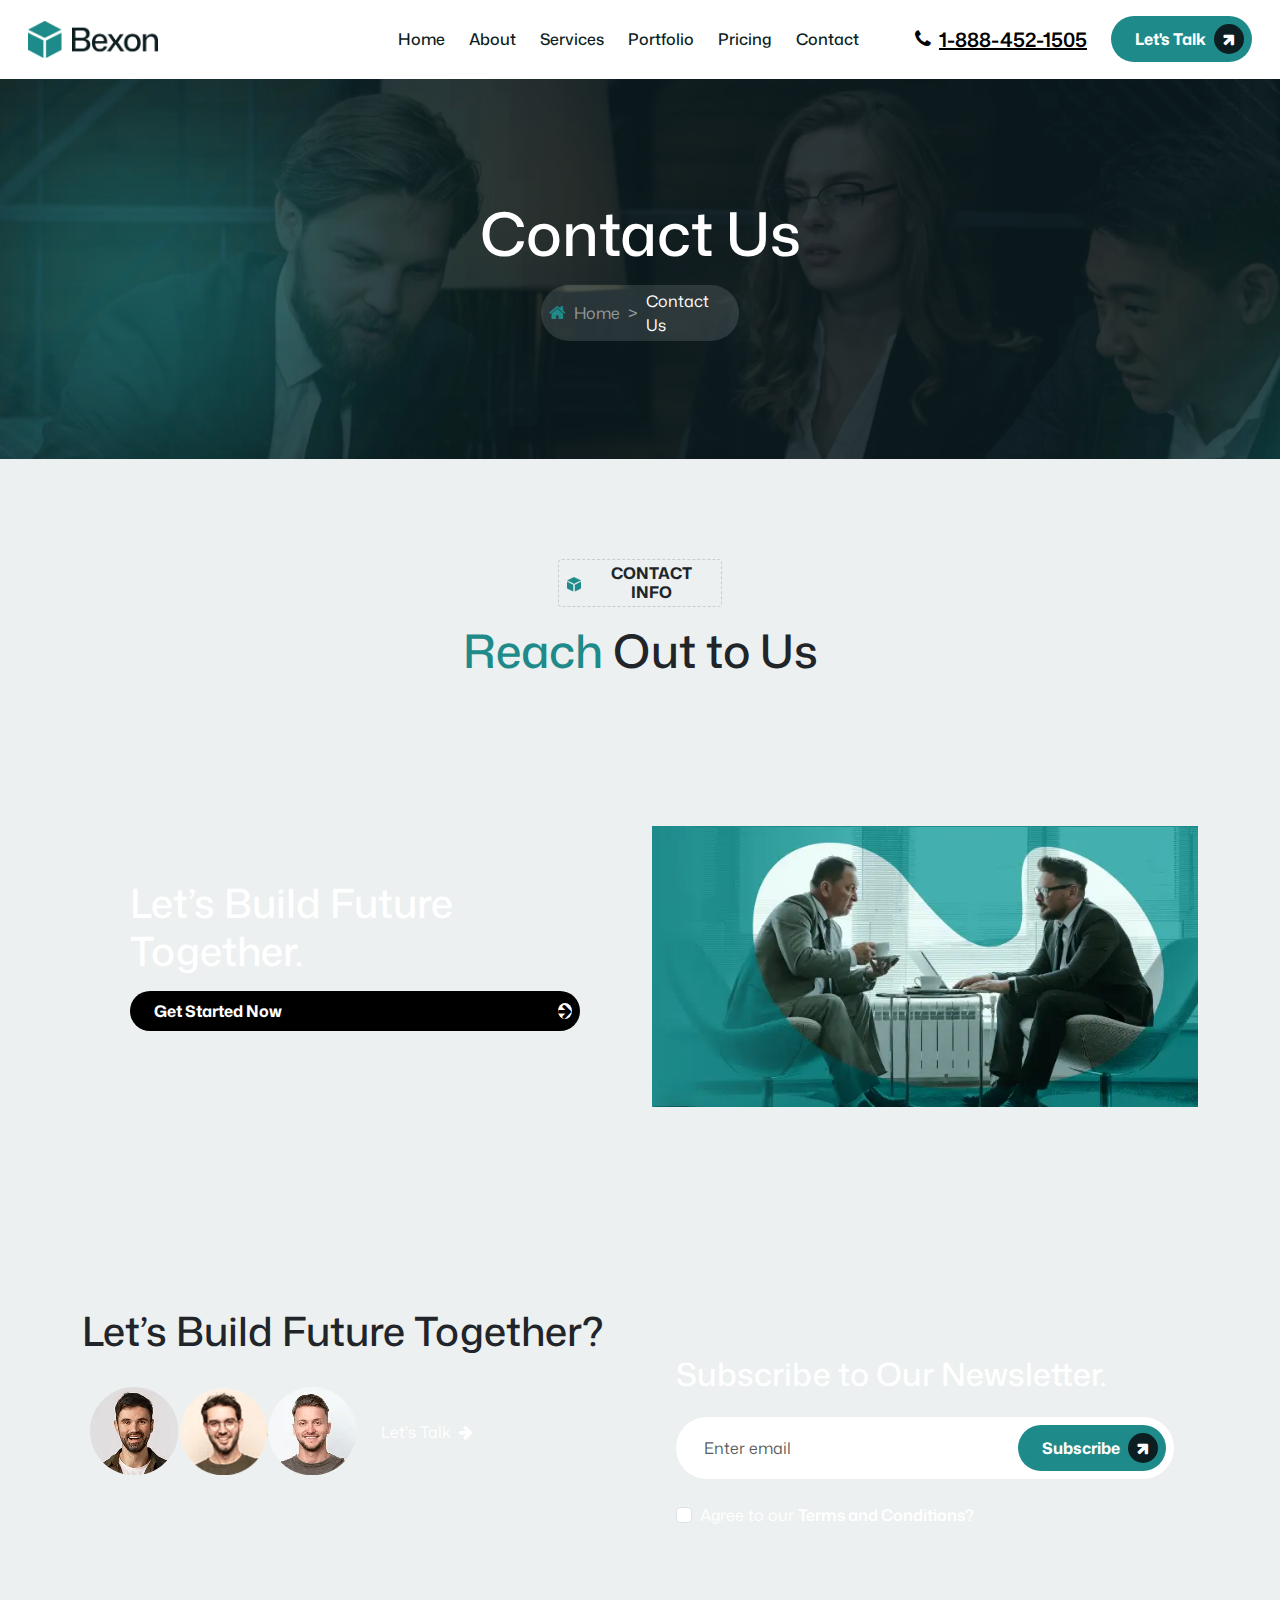
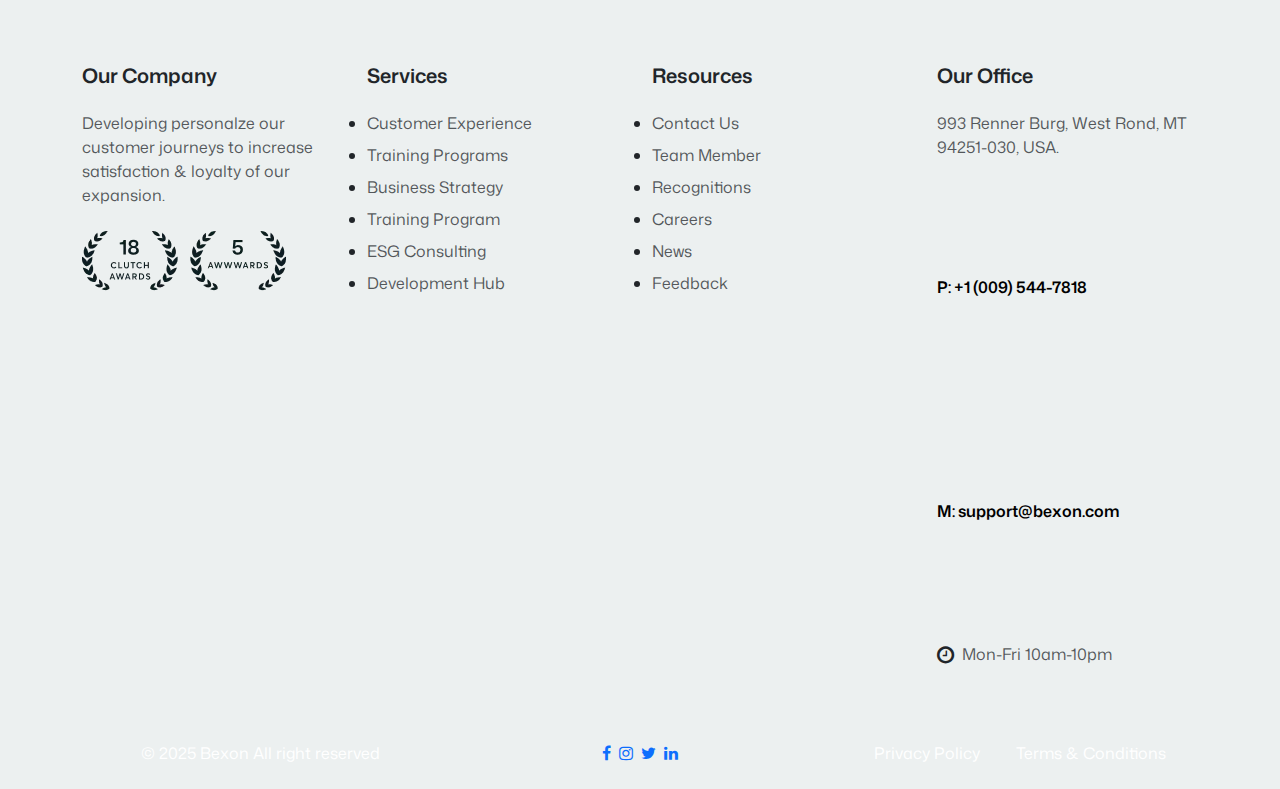
<file: contact.html>
<!DOCTYPE html>
<html lang="en">
<head>
    <meta charset="UTF-8">
    <meta name="viewport" content="width=device-width, initial-scale=1">
    <title>Bexon - Contact Us</title>
    <!-- Icons -->
    <link rel="stylesheet" href="https://cdnjs.cloudflare.com/ajax/libs/font-awesome/4.7.0/css/font-awesome.css"
        integrity="sha512-5A8nwdMOWrSz20fDsjczgUidUBR8liPYU+WymTZP1lmY9G6Oc7HlZv156XqnsgNUzTyMefFTcsFH/tnJE/+xBg=="
        crossorigin="anonymous" referrerpolicy="no-referrer" />
    <link rel="icon" type="png" href="images/tab_icon.png">
    <!-- Font -->
    <link href="https://fonts.googleapis.com/css2?family=Mona+Sans:ital,wght@0,200..900;1,200..900&display=swap"
        rel="stylesheet">
    <!-- CSS -->
    <link rel="stylesheet" href="https://cdn.jsdelivr.net/npm/bootstrap@5.3.8/dist/css/bootstrap.min.css">
    <link rel="stylesheet" href="css/contact.css">
    <link rel="stylesheet" href="css/master.css">
</head>
<body>
    <!-- Navigation Start -->
    <nav class="navbar p-3 navbar-expand-lg bg-white navbar-dark">
        <div class="container-fluid">
            <a class="navbar-brand" href="#"><img src="images/nav_logo.png" alt=""></a>
            <button class="navbar-toggler shadow-none border-0" type="button" data-bs-toggle="collapse"
                data-bs-target="#navbarNavAltMarkup" aria-controls="navbarNavAltMarkup" aria-expanded="false"
                aria-label="Toggle navigation">
                <span class="navbar-toggler-icon"></span>
            </button>
            <div class="collapse navbar-collapse justify-content-end" id="navbarNavAltMarkup">
                <div class="navbar-nav p-lg-0 py-3 align-items-lg-center align-items-start">
                    <a class="nav-link me-2 mb-lg-0 mb-2 border_bottom" href="index.html">Home</a>
                    <a class="nav-link me-2 mb-lg-0 mb-2 border_bottom" href="about.html">About</a>
                    <a class="nav-link me-2 mb-lg-0 mb-2 border_bottom" href="service.html">Services</a>
                    <a class="nav-link me-2 mb-lg-0 mb-2 border_bottom" href="portfolio.html">Portfolio</a>
                    <a class="nav-link me-2 mb-lg-0 mb-2 border_bottom" href="pricing.html">Pricing</a>
                    <a class="nav-link me-lg-5 me-0 mb-lg-0 mb-4" href="#">Contact</a>
                    <span class="d-flex align-items-center text-black fs-5 me-lg-4 me-0 mb-lg-0 mb-3"><i
                            class="fa fa-phone me-2" aria-hidden="true"></i><a href="#"
                            class="text-black fw-semibold">1-888-452-1505</a></span>
                    <a href="#"
                        class="btn_one rounded-5 fw-bold ps-4 pe-2 py-2 text-decoration-none text-white d-flex align-items-center">Let's
                        Talk <span class="icon rounded-circle ms-2 d-flex align-items-center justify-content-center"><i
                                class="fa fa-arrow-right" aria-hidden="true"></i></span></a>
                </div>
            </div>
        </div>
    </nav>
    <!-- Navigation End -->


    <!-- Header Start -->
    <header>
        <div class="wrapper">
            <div class="images">
                <div class="one"><img src="images/pricing/bg/header.webp" alt=""></div>
                <div class="two"><img src="images/pricing/bg/header_overlay.webp" alt=""></div>
            </div>
            <div class="texts d-flex align-items-center justify-content-center">
                <div class="text_wrapper">
                    <h1 class="text-white mb-lg-3 mb-md-3 mb-2">Contact Us</h1>
                    <div class="tag rounded-5 py-1 px-2 d-flex align-items-center mx-auto">
                        <div class="icon"><i class="fa fa-home" aria-hidden="true"></i></div>
                        <p class="mb-0 ms-2 text-white-50">Home</p>
                        <p class="mb-0 mx-2 text-white-50">></p>
                        <p class="text-white mb-0">Contact Us</p>
                    </div>
                </div>
            </div>
        </div>
    </header>
    <!-- Header End -->


    <!-- Info Start -->
    <section class="info">
        <div class="container">
            <div class="headline text-center">
                <div class="wrapper mx-auto rounded-1 mb-lg-3 mb-md-3 mb-2 py-1 px-2 d-flex align-items-center">
                    <div class="image me-2"><img src="images/tab_icon.png" alt=""></div>
                    <h6 class="fw-bold mb-0">CONTACT INFO</h6>
                </div>
                <h1 class="mb-5"><span class="green">Reach</span> Out to Us</h1>
            </div>
        </div>
    </section>
    <!-- Info End -->


    <!-- CTA Start -->
    <section class="cta">
        <div class="container">
            <div class="wrapper rounded-4">
                <div class="row align-items-center justify-content-center">
                    <div class="col-lg-6">
                        <div class="px-lg-5 px-md-5 px-4 py-4">
                            <h1 class="text-white">Let’s Build Future Together.</h1>
                            <a href="#"
                                class="mt-3 mb-4 btn_six bg-black rounded-5 fw-bold ps-4 p-2 text-decoration-none text-white d-flex align-items-center justify-content-between">Get
                                Started Now <span
                                    class="icon bg-white rounded-circle ms-2 d-flex align-items-center justify-content-center"><i
                                        class="fa fa-arrow-right text-black" aria-hidden="true"></i></span></a>
                        </div>
                    </div>
                    <div class="col-lg-6">
                        <div class="image text-end"><img src="images/pricing/cta.webp" class="img-fluid" alt=""></div>
                    </div>
                </div>
            </div>
        </div>
    </section>
    <!-- CTA End -->
    
    
    <!-- Footer Start -->
    <footer>
        <div class="container">
            <div class="row gy-5">
                <div class="col-lg-6 col-md-5">
                    <h1 class="mb-4">Let’s Build Future Together?</h1>
                    <a href="#" class="btn_five rounded-5 d-flex align-items-center text-white text-decoration-none p-2">
                        <div class="customer d-flex align-items-center">
                            <div class="d-flex align-items-center">
                                <div class="client rounded-circle"><img src="images/team/1.png" class="rounded-5" alt="">
                                </div>
                            </div>
                            <div class="d-flex align-items-center">
                                <div class="client rounded-circle"><img src="images/team/2.png" class="rounded-5" alt="">
                                </div>
                            </div>
                            <div class="d-flex align-items-center">
                                <div class="client rounded-circle"><img src="images/team/3.png" class="rounded-5" alt="">
                                </div>
                            </div>
                        </div>
                        <p class="mb-0 ms-4">Let's Talk</p>
                        <div class="icon rounded-circle ms-2 d-flex align-items-center justify-content-center"><i
                                class="fa fa-arrow-right" aria-hidden="true"></i></div>
                    </a>
                </div>
                <div class="col-lg-6 col-md-7">
                    <div class="newsletter rounded-4 pt-5 pb-4 px-4">
                        <h2 class="text-white mb-4">Subscribe to Our Newsletter.</h2>
                        <form class="mb-4">
                            <div
                                class="input_group rounded-5 ps-3 pe-2 py-2 d-flex justify-content-between align-items-center bg-white">
                                <input type="email" class="form-control border-0" placeholder="Enter email">
                                <a href="#"
                                    class="btn_one rounded-5 fw-bold ps-4 pe-2 py-2 text-decoration-none text-white d-flex align-items-center">Subscribe
                                    <span
                                        class="icon rounded-circle ms-2 d-flex align-items-center justify-content-center"><i
                                            class="fa fa-arrow-right" aria-hidden="true"></i></span></a>
                            </div>
                        </form>
                        <div class="form-check text-white mb-3">
                            <input class="form-check-input" type="checkbox" value="" id="checkDefault">
                            <label class="form-check-label" for="checkDefault">
                                Agree to our <a href="#" class="text-white text-decoration-none fw-semibold">Terms and
                                    Conditions?</a>
                            </label>
                        </div>
                    </div>
                </div>
                <div class="col-lg-3 col-md-6">
                    <h5 class="fw-semibold mt-lg-5 mt-3 mb-4">Our Company</h5>
                    <p class="text-muted mb-4">Developing personalze our customer journeys to increase satisfaction &
                        loyalty of our expansion.</p>
                    <div class="images">
                        <img src="images/award-logo-1.webp" class="img-fluid me-2" alt="">
                        <img src="images/award-logo-2.webp" class="img-fluid" alt="">
                    </div>
                </div>
                <div class="col-lg-3 col-md-6">
                    <h5 class="fw-semibold mt-lg-5 mt-3 mb-4">Services</h5>
                    <ul class="ps-0">
                        <li class="mb-2"><a href="#" class="text-muted text-decoration-none">Customer Experience</a></li>
                        <li class="mb-2"><a href="#" class="text-muted text-decoration-none">Training Programs</a></li>
                        <li class="mb-2"><a href="#" class="text-muted text-decoration-none">Business Strategy</a></li>
                        <li class="mb-2"><a href="#" class="text-muted text-decoration-none">Training Program</a></li>
                        <li class="mb-2"><a href="#" class="text-muted text-decoration-none">ESG Consulting</a></li>
                        <li><a href="#" class="text-muted text-decoration-none">Development Hub</a></li>
                    </ul>
                </div>
                <div class="col-lg-3 col-md-6">
                    <h5 class="fw-semibold mt-lg-5 mt-3 mb-4">Resources</h5>
                    <ul class="ps-0">
                        <li class="mb-2"><a href="#" class="text-muted text-decoration-none">Contact Us</a></li>
                        <li class="mb-2"><a href="#" class="text-muted text-decoration-none">Team Member</a></li>
                        <li class="mb-2"><a href="#" class="text-muted text-decoration-none">Recognitions</a></li>
                        <li class="mb-2"><a href="#" class="text-muted text-decoration-none">Careers</a></li>
                        <li class="mb-2"><a href="#" class="text-muted text-decoration-none">News</a></li>
                        <li><a href="#" class="text-muted text-decoration-none">Feedback</a></li>
                    </ul>
                </div>
                <div class="col-lg-3 col-md-6">
                    <h5 class="fw-semibold mt-lg-5 mt-3 mb-4">Our Office</h5>
                    <p class="text-muted">993 Renner Burg, West Rond, MT 94251-030, USA.</p>
                    <div class="info"><a href="#" class="text-decoration-none text-black fw-semibold">P: +1 (009)
                            544-7818</a></div>
                    <div class="info mb-3"><a href="#" class="text-decoration-none text-black fw-semibold">M:
                            support@bexon.com</a></div>
                    <div class="time d-flex align-items-center">
                        <div class="icon fs-5 me-2"><i class="fa fa-clock-o" aria-hidden="true"></i></div>
                        <p class="text-muted mb-0">Mon-Fri 10am-10pm</p>
                    </div>
                </div>
            </div>
        </div>
        <div class="copyright mt-5 py-4">
            <div class="container">
                <div class="row g-4 justify-content-between text-center align-items-center">
                    <div class="col-lg-4 col-md-4">
                        <p class="text-white mb-0">© 2025 Bexon All right reserved</p>
                    </div>
                    <div class="col-lg-4 col-md-4">
                        <div class="social d-flex justify-content-center">
                            <a href="#"
                                class="icon me-2 text-decoration-none rounded-circle d-flex justify-content-center align-items-center"><i
                                    class="fa fa-facebook" aria-hidden="true"></i></a>
                            <a href="#"
                                class="icon me-2 text-decoration-none rounded-circle d-flex justify-content-center align-items-center"><i
                                    class="fa fa-instagram" aria-hidden="true"></i></a>
                            <a href="#"
                                class="icon me-2 text-decoration-none rounded-circle d-flex justify-content-center align-items-center"><i
                                    class="fa fa-twitter" aria-hidden="true"></i></a>
                            <a href="#"
                                class="icon text-decoration-none rounded-circle d-flex justify-content-center align-items-center"><i
                                    class="fa fa-linkedin" aria-hidden="true"></i></a>
                        </div>
                    </div>
                    <div class="col-lg-4 col-md-4">
                        <a href="#" class="text-decoration-none text-white policy border_right pe-3 me-3">Privacy Policy</a>
                        <a href="#" class="text-decoration-none text-white policy">Terms & Conditions</a>
                    </div>
                </div>
            </div>
        </div>
    </footer>
    <!-- Footer End -->
    
    
    <!-- Javascript -->
    <script src="https://cdn.jsdelivr.net/npm/bootstrap@5.3.8/dist/js/bootstrap.bundle.min.js"></script>
</body>
</html>
</file>
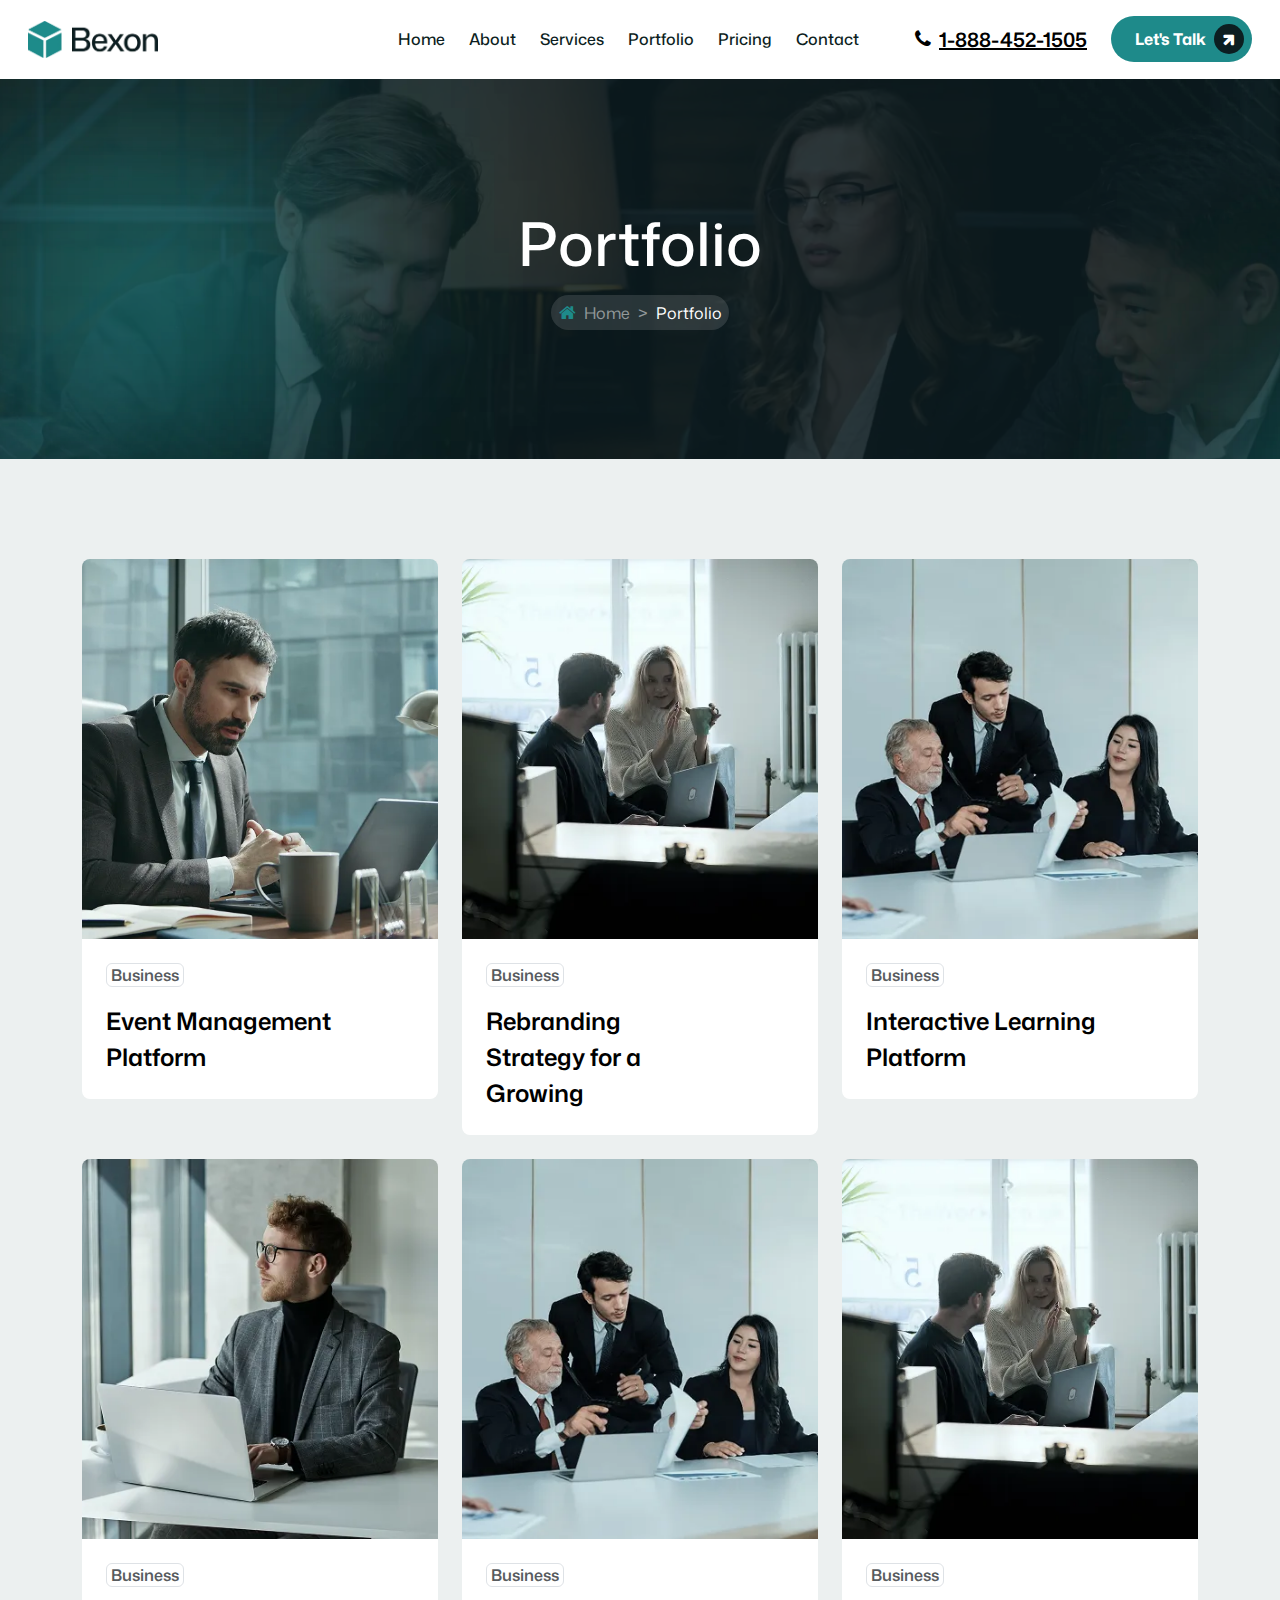
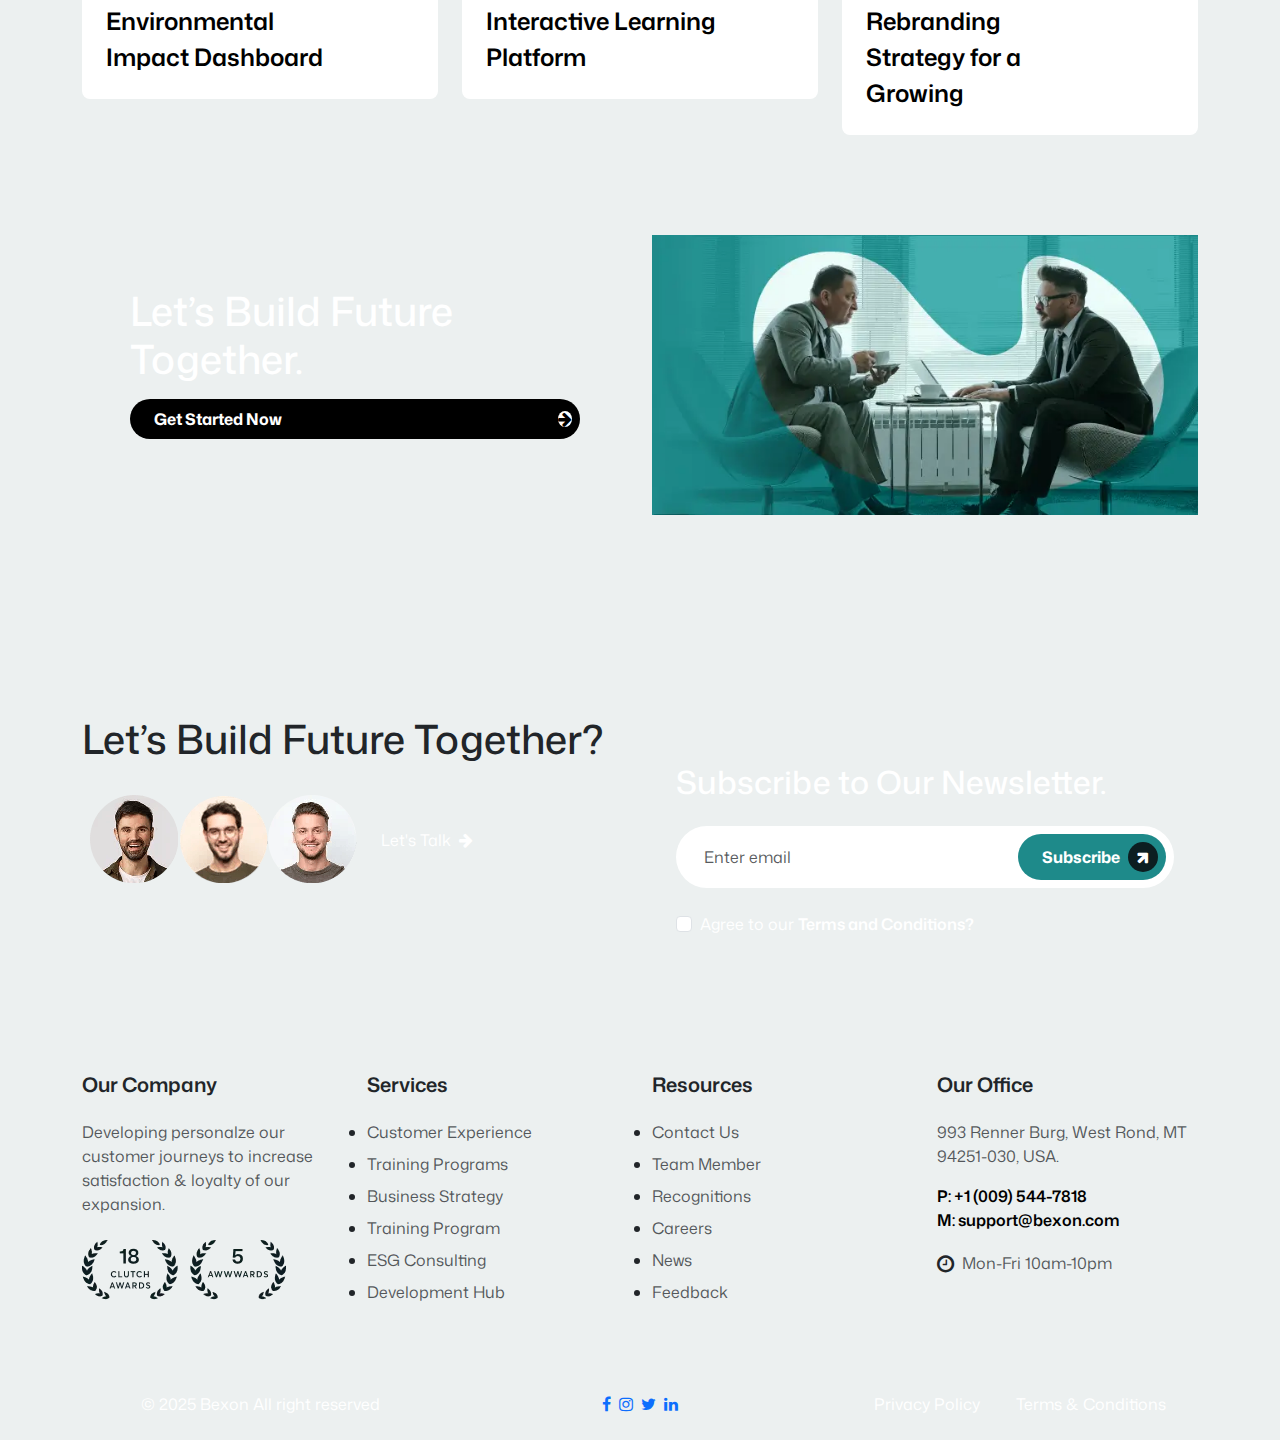
<file: portfolio.html>
<!DOCTYPE html>
<html lang="en">
<head>
    <meta charset="UTF-8">
    <meta name="viewport" content="width=device-width, initial-scale=1">
    <title>Bexon - Portfolio</title>
    <!-- Icons -->
    <link rel="stylesheet" href="https://cdnjs.cloudflare.com/ajax/libs/font-awesome/4.7.0/css/font-awesome.css"
        integrity="sha512-5A8nwdMOWrSz20fDsjczgUidUBR8liPYU+WymTZP1lmY9G6Oc7HlZv156XqnsgNUzTyMefFTcsFH/tnJE/+xBg=="
        crossorigin="anonymous" referrerpolicy="no-referrer" />
    <link rel="icon" type="png" href="images/tab_icon.png">
    <!-- Font -->
    <link href="https://fonts.googleapis.com/css2?family=Mona+Sans:ital,wght@0,200..900;1,200..900&display=swap"
        rel="stylesheet">
    <!-- CSS -->
    <link rel="stylesheet" href="https://cdn.jsdelivr.net/npm/bootstrap@5.3.8/dist/css/bootstrap.min.css">
    <link rel="stylesheet" href="css/portfolio.css">
    <link rel="stylesheet" href="css/master.css">
</head>
<body>
    <!-- Navigation Start -->
    <nav class="navbar p-3 navbar-expand-lg bg-white navbar-dark">
        <div class="container-fluid">
            <a class="navbar-brand" href="#"><img src="images/nav_logo.png" alt=""></a>
            <button class="navbar-toggler shadow-none border-0" type="button" data-bs-toggle="collapse"
                data-bs-target="#navbarNavAltMarkup" aria-controls="navbarNavAltMarkup" aria-expanded="false"
                aria-label="Toggle navigation">
                <span class="navbar-toggler-icon"></span>
            </button>
            <div class="collapse navbar-collapse justify-content-end" id="navbarNavAltMarkup">
                <div class="navbar-nav p-lg-0 py-3 align-items-lg-center align-items-start">
                    <a class="nav-link me-2 mb-lg-0 mb-2 border_bottom" href="index.html">Home</a>
                    <a class="nav-link me-2 mb-lg-0 mb-2 border_bottom" href="about.html">About</a>
                    <a class="nav-link me-2 mb-lg-0 mb-2 border_bottom" href="service.html">Services</a>
                    <a class="nav-link me-2 mb-lg-0 mb-2 border_bottom" href="#">Portfolio</a>
                    <a class="nav-link me-2 mb-lg-0 mb-2 border_bottom" href="pricing.html">Pricing</a>
                    <a class="nav-link me-lg-5 me-0 mb-lg-0 mb-4" href="contact.html">Contact</a>
                    <span class="d-flex align-items-center text-black fs-5 me-lg-4 me-0 mb-lg-0 mb-3"><i
                            class="fa fa-phone me-2" aria-hidden="true"></i><a href="contact.html"
                            class="text-black fw-semibold">1-888-452-1505</a></span>
                    <a href="contact.html"
                        class="btn_one rounded-5 fw-bold ps-4 pe-2 py-2 text-decoration-none text-white d-flex align-items-center">Let's
                        Talk <span class="icon rounded-circle ms-2 d-flex align-items-center justify-content-center"><i
                                class="fa fa-arrow-right" aria-hidden="true"></i></span></a>
                </div>
            </div>
        </div>
    </nav>
    <!-- Navigation End -->


    <!-- Header Start -->
    <header>
        <div class="wrapper">
            <div class="images">
                <div class="one"><img src="images/pricing/bg/header.webp" alt=""></div>
                <div class="two"><img src="images/pricing/bg/header_overlay.webp" alt=""></div>
            </div>
            <div class="texts d-flex align-items-center justify-content-center">
                <div class="text_wrapper">
                    <h1 class="text-white mb-lg-3 mb-md-3 mb-2">Portfolio</h1>
                    <div class="tag rounded-5 py-1 px-2 d-flex align-items-center mx-auto">
                        <div class="icon"><i class="fa fa-home" aria-hidden="true"></i></div>
                        <p class="mb-0 ms-2 text-white-50">Home</p>
                        <p class="mb-0 mx-2 text-white-50">></p>
                        <p class="text-white mb-0">Portfolio</p>
                    </div>
                </div>
            </div>
        </div>
    </header>
    <!-- Header End -->


    <!-- Portfolio Start -->
    <section class="portfolio">
        <div class="container">
            <div class="row g-lg-4 g-md-4 g-3">
                <div class="col-lg-4 col-md-6">
                    <div class="item rounded-3">
                        <div class="image"><img src="images/project/1.webp" alt=""></div>
                        <div class="texts bg-white ps-4 pe-2 pt-4 pb-2">
                            <a href="portfolio_details.html" class="tag rounded-2 text-decoration-none text-muted border fw-semibold px-1">Business</a>
                            <div class="wrapper mb-3 d-flex justify-content-between align-items-center mt-3">
                                <a href="portfolio_details.html" class="one fw-semibold text-decoration-none text-black fs-4 me-lg-4 me-md-3 me-2">Event Management Platform</a>
                                <a href="portfolio_details.html" class="two text-decoration-none rounded-circle fs-1 d-flex justify-content-center align-items-center text-black"><i class="fa fa-arrow-right" aria-hidden="true"></i></a>
                            </div>
                        </div>
                    </div>
                </div>
                <div class="col-lg-4 col-md-6">
                    <div class="item rounded-3">
                        <div class="image"><img src="images/project/6.webp" alt=""></div>
                        <div class="texts bg-white ps-4 pe-2 pt-4 pb-2">
                            <a href="portfolio_details.html" class="tag rounded-2 text-decoration-none text-muted border fw-semibold px-1">Business</a>
                            <div class="wrapper mb-3 d-flex justify-content-between align-items-center mt-3">
                                <a href="portfolio_details.html" class="one fw-semibold text-decoration-none text-black fs-4 me-lg-5 me-md-3 me-2">Rebranding Strategy for a Growing</a>
                                <a href="portfolio_details.html" class="two text-decoration-none rounded-circle fs-1 d-flex justify-content-center align-items-center text-black"><i class="fa fa-arrow-right" aria-hidden="true"></i></a>
                            </div>
                        </div>
                    </div>
                </div>
                <div class="col-lg-4 col-md-6">
                    <div class="item rounded-3">
                        <div class="image"><img src="images/project/2.webp" alt=""></div>
                        <div class="texts bg-white ps-4 pe-2 pt-4 pb-2">
                            <a href="portfolio_details.html" class="tag rounded-2 text-decoration-none text-muted border fw-semibold px-1">Business</a>
                            <div class="wrapper mb-3 d-flex justify-content-between align-items-center mt-3">
                                <a href="portfolio_details.html" class="one fw-semibold text-decoration-none text-black fs-4 me-lg-5 me-md-3 me-2">Interactive Learning Platform</a>
                                <a href="portfolio_details.html" class="two text-decoration-none rounded-circle fs-1 d-flex justify-content-center align-items-center text-black"><i class="fa fa-arrow-right" aria-hidden="true"></i></a>
                            </div>
                        </div>
                    </div>
                </div>
                <div class="col-lg-4 col-md-6">
                    <div class="item rounded-3">
                        <div class="image"><img src="images/project/3.webp" alt=""></div>
                        <div class="texts bg-white ps-4 pe-2 pt-4 pb-2">
                            <a href="portfolio_details.html" class="tag rounded-2 text-decoration-none text-muted border fw-semibold px-1">Business</a>
                            <div class="wrapper mb-3 d-flex justify-content-between align-items-center mt-3">
                                <a href="portfolio_details.html" class="one fw-semibold text-decoration-none text-black fs-4 me-lg-5 me-md-3 me-2">Environmental Impact Dashboard</a>
                                <a href="portfolio_details.html" class="two text-decoration-none rounded-circle fs-1 d-flex justify-content-center align-items-center text-black"><i class="fa fa-arrow-right" aria-hidden="true"></i></a>
                            </div>
                        </div>
                    </div>
                </div>
                <div class="col-lg-4 col-md-6">
                    <div class="item rounded-3">
                        <div class="image"><img src="images/project/2.webp" alt=""></div>
                        <div class="texts bg-white ps-4 pe-2 pt-4 pb-2">
                            <a href="portfolio_details.html" class="tag rounded-2 text-decoration-none text-muted border fw-semibold px-1">Business</a>
                            <div class="wrapper mb-3 d-flex justify-content-between align-items-center mt-3">
                                <a href="portfolio_details.html" class="one fw-semibold text-decoration-none text-black fs-4 me-lg-5 me-md-3 me-2">Interactive Learning Platform</a>
                                <a href="portfolio_details.html" class="two text-decoration-none rounded-circle fs-1 d-flex justify-content-center align-items-center text-black"><i class="fa fa-arrow-right" aria-hidden="true"></i></a>
                            </div>
                        </div>
                    </div>
                </div>
                <div class="col-lg-4 col-md-6">
                    <div class="item rounded-3">
                        <div class="image"><img src="images/project/6.webp" alt=""></div>
                        <div class="texts bg-white ps-4 pe-2 pt-4 pb-2">
                            <a href="portfolio_details.html" class="tag rounded-2 text-decoration-none text-muted border fw-semibold px-1">Business</a>
                            <div class="wrapper mb-3 d-flex justify-content-between align-items-center mt-3">
                                <a href="portfolio_details.html" class="one fw-semibold text-decoration-none text-black fs-4 me-lg-5 me-md-3 me-2">Rebranding
                                    Strategy for a Growing</a>
                                <a href="portfolio_details.html"
                                    class="two text-decoration-none rounded-circle fs-1 d-flex justify-content-center align-items-center text-black"><i
                                        class="fa fa-arrow-right" aria-hidden="true"></i></a>
                            </div>
                        </div>
                    </div>
                </div>
            </div>
        </div>
    </section>
    <!-- Portfolio End -->


    <!-- CTA Start -->
    <section class="cta">
        <div class="container">
            <div class="wrapper rounded-4">
                <div class="row align-items-center justify-content-center">
                    <div class="col-lg-6">
                        <div class="px-lg-5 px-md-5 px-4 py-4">
                            <h1 class="text-white">Let’s Build Future Together.</h1>
                            <a href="#"
                                class="mt-3 mb-4 btn_six bg-black rounded-5 fw-bold ps-4 p-2 text-decoration-none text-white d-flex align-items-center justify-content-between">Get
                                Started Now <span
                                    class="icon bg-white rounded-circle ms-2 d-flex align-items-center justify-content-center"><i
                                        class="fa fa-arrow-right text-black" aria-hidden="true"></i></span></a>
                        </div>
                    </div>
                    <div class="col-lg-6">
                        <div class="image text-end"><img src="images/pricing/cta.webp" class="img-fluid" alt=""></div>
                    </div>
                </div>
            </div>
        </div>
    </section>
    <!-- CTA End -->
    
    
    <!-- Footer Start -->
    <footer>
        <div class="container">
            <div class="row gy-5">
                <div class="col-lg-6 col-md-5">
                    <h1 class="mb-4">Let’s Build Future Together?</h1>
                    <a href="#" class="btn_five rounded-5 d-flex align-items-center text-white text-decoration-none p-2">
                        <div class="customer d-flex align-items-center">
                            <div class="d-flex align-items-center">
                                <div class="client rounded-circle"><img src="images/team/1.png" class="rounded-5" alt="">
                                </div>
                            </div>
                            <div class="d-flex align-items-center">
                                <div class="client rounded-circle"><img src="images/team/2.png" class="rounded-5" alt="">
                                </div>
                            </div>
                            <div class="d-flex align-items-center">
                                <div class="client rounded-circle"><img src="images/team/3.png" class="rounded-5" alt="">
                                </div>
                            </div>
                        </div>
                        <p class="mb-0 ms-4">Let's Talk</p>
                        <div class="icon rounded-circle ms-2 d-flex align-items-center justify-content-center"><i
                                class="fa fa-arrow-right" aria-hidden="true"></i></div>
                    </a>
                </div>
                <div class="col-lg-6 col-md-7">
                    <div class="newsletter rounded-4 pt-5 pb-4 px-4">
                        <h2 class="text-white mb-4">Subscribe to Our Newsletter.</h2>
                        <form class="mb-4">
                            <div
                                class="input_group rounded-5 ps-3 pe-2 py-2 d-flex justify-content-between align-items-center bg-white">
                                <input type="email" class="form-control border-0" placeholder="Enter email">
                                <a href="#"
                                    class="btn_one rounded-5 fw-bold ps-4 pe-2 py-2 text-decoration-none text-white d-flex align-items-center">Subscribe
                                    <span
                                        class="icon rounded-circle ms-2 d-flex align-items-center justify-content-center"><i
                                            class="fa fa-arrow-right" aria-hidden="true"></i></span></a>
                            </div>
                        </form>
                        <div class="form-check text-white mb-3">
                            <input class="form-check-input" type="checkbox" value="" id="checkDefault">
                            <label class="form-check-label" for="checkDefault">
                                Agree to our <a href="#" class="text-white text-decoration-none fw-semibold">Terms and
                                    Conditions?</a>
                            </label>
                        </div>
                    </div>
                </div>
                <div class="col-lg-3 col-md-6">
                    <h5 class="fw-semibold mt-lg-5 mt-3 mb-4">Our Company</h5>
                    <p class="text-muted mb-4">Developing personalze our customer journeys to increase satisfaction &
                        loyalty of our expansion.</p>
                    <div class="images">
                        <img src="images/award-logo-1.webp" class="img-fluid me-2" alt="">
                        <img src="images/award-logo-2.webp" class="img-fluid" alt="">
                    </div>
                </div>
                <div class="col-lg-3 col-md-6">
                    <h5 class="fw-semibold mt-lg-5 mt-3 mb-4">Services</h5>
                    <ul class="ps-0">
                        <li class="mb-2"><a href="#" class="text-muted text-decoration-none">Customer Experience</a></li>
                        <li class="mb-2"><a href="#" class="text-muted text-decoration-none">Training Programs</a></li>
                        <li class="mb-2"><a href="#" class="text-muted text-decoration-none">Business Strategy</a></li>
                        <li class="mb-2"><a href="#" class="text-muted text-decoration-none">Training Program</a></li>
                        <li class="mb-2"><a href="#" class="text-muted text-decoration-none">ESG Consulting</a></li>
                        <li><a href="#" class="text-muted text-decoration-none">Development Hub</a></li>
                    </ul>
                </div>
                <div class="col-lg-3 col-md-6">
                    <h5 class="fw-semibold mt-lg-5 mt-3 mb-4">Resources</h5>
                    <ul class="ps-0">
                        <li class="mb-2"><a href="#" class="text-muted text-decoration-none">Contact Us</a></li>
                        <li class="mb-2"><a href="#" class="text-muted text-decoration-none">Team Member</a></li>
                        <li class="mb-2"><a href="#" class="text-muted text-decoration-none">Recognitions</a></li>
                        <li class="mb-2"><a href="#" class="text-muted text-decoration-none">Careers</a></li>
                        <li class="mb-2"><a href="#" class="text-muted text-decoration-none">News</a></li>
                        <li><a href="#" class="text-muted text-decoration-none">Feedback</a></li>
                    </ul>
                </div>
                <div class="col-lg-3 col-md-6">
                    <h5 class="fw-semibold mt-lg-5 mt-3 mb-4">Our Office</h5>
                    <p class="text-muted">993 Renner Burg, West Rond, MT 94251-030, USA.</p>
                    <div class="info"><a href="#" class="text-decoration-none text-black fw-semibold">P: +1 (009)
                            544-7818</a></div>
                    <div class="info mb-3"><a href="#" class="text-decoration-none text-black fw-semibold">M:
                            support@bexon.com</a></div>
                    <div class="time d-flex align-items-center">
                        <div class="icon fs-5 me-2"><i class="fa fa-clock-o" aria-hidden="true"></i></div>
                        <p class="text-muted mb-0">Mon-Fri 10am-10pm</p>
                    </div>
                </div>
            </div>
        </div>
        <div class="copyright mt-5 py-4">
            <div class="container">
                <div class="row g-4 justify-content-between text-center align-items-center">
                    <div class="col-lg-4 col-md-4">
                        <p class="text-white mb-0">© 2025 Bexon All right reserved</p>
                    </div>
                    <div class="col-lg-4 col-md-4">
                        <div class="social d-flex justify-content-center">
                            <a href="#"
                                class="icon me-2 text-decoration-none rounded-circle d-flex justify-content-center align-items-center"><i
                                    class="fa fa-facebook" aria-hidden="true"></i></a>
                            <a href="#"
                                class="icon me-2 text-decoration-none rounded-circle d-flex justify-content-center align-items-center"><i
                                    class="fa fa-instagram" aria-hidden="true"></i></a>
                            <a href="#"
                                class="icon me-2 text-decoration-none rounded-circle d-flex justify-content-center align-items-center"><i
                                    class="fa fa-twitter" aria-hidden="true"></i></a>
                            <a href="#"
                                class="icon text-decoration-none rounded-circle d-flex justify-content-center align-items-center"><i
                                    class="fa fa-linkedin" aria-hidden="true"></i></a>
                        </div>
                    </div>
                    <div class="col-lg-4 col-md-4">
                        <a href="#" class="text-decoration-none text-white policy border_right pe-3 me-3">Privacy Policy</a>
                        <a href="#" class="text-decoration-none text-white policy">Terms & Conditions</a>
                    </div>
                </div>
            </div>
        </div>
    </footer>
    <!-- Footer End -->
    
    
    <!-- Javascript -->
    <script src="https://cdn.jsdelivr.net/npm/bootstrap@5.3.8/dist/js/bootstrap.bundle.min.js"></script>
</body>
</html>
</file>
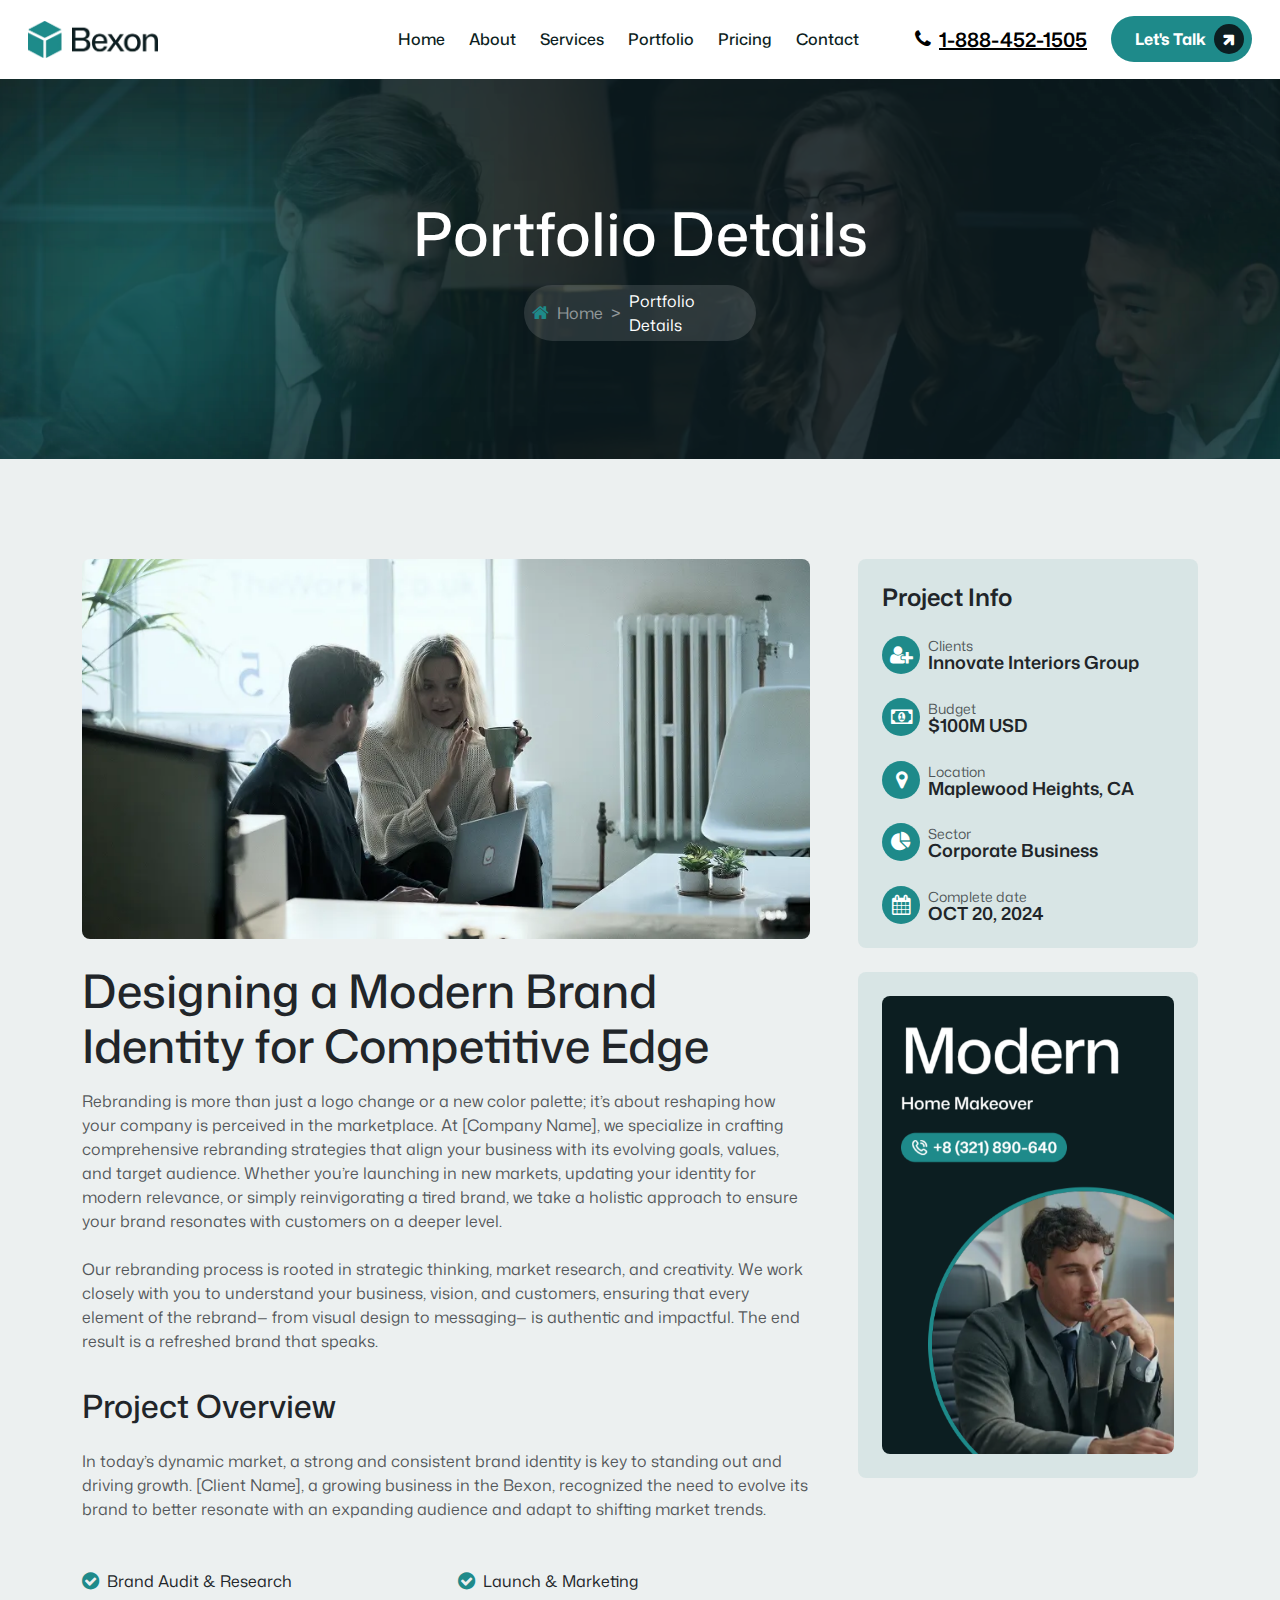
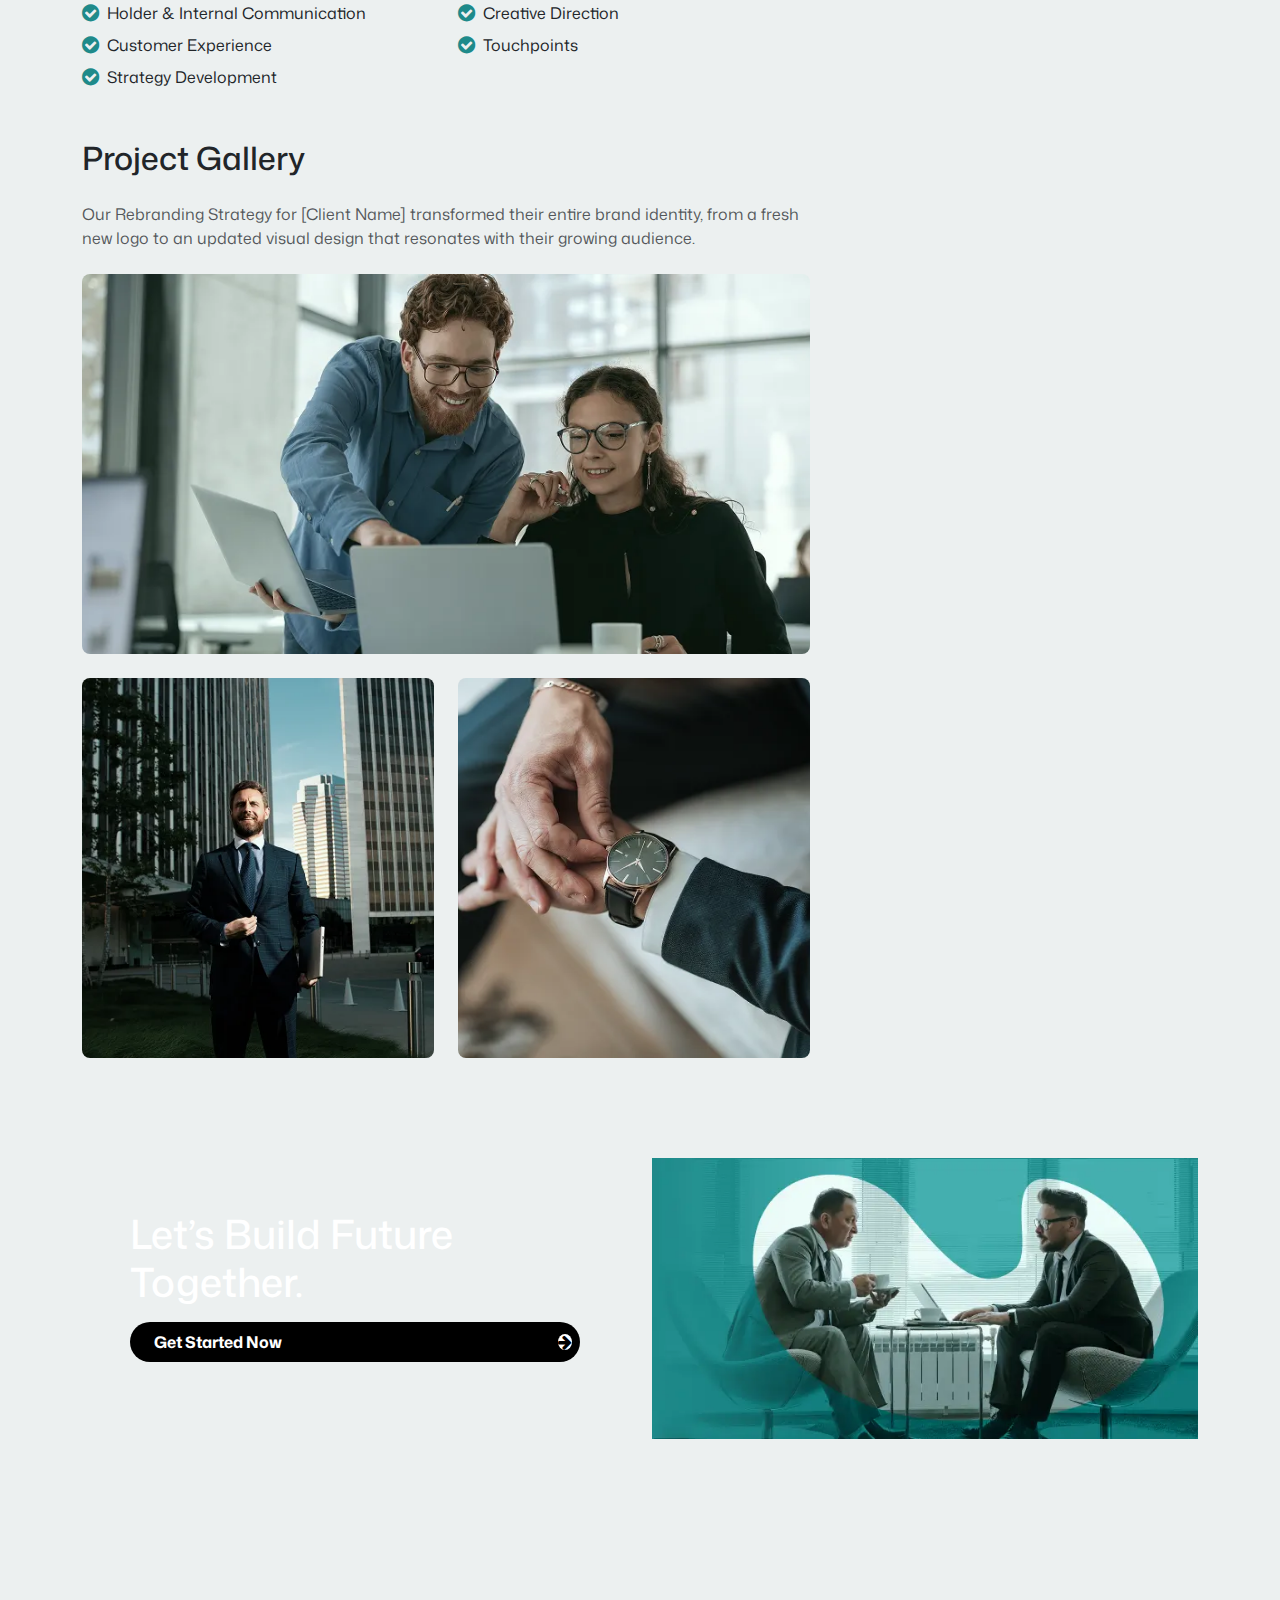
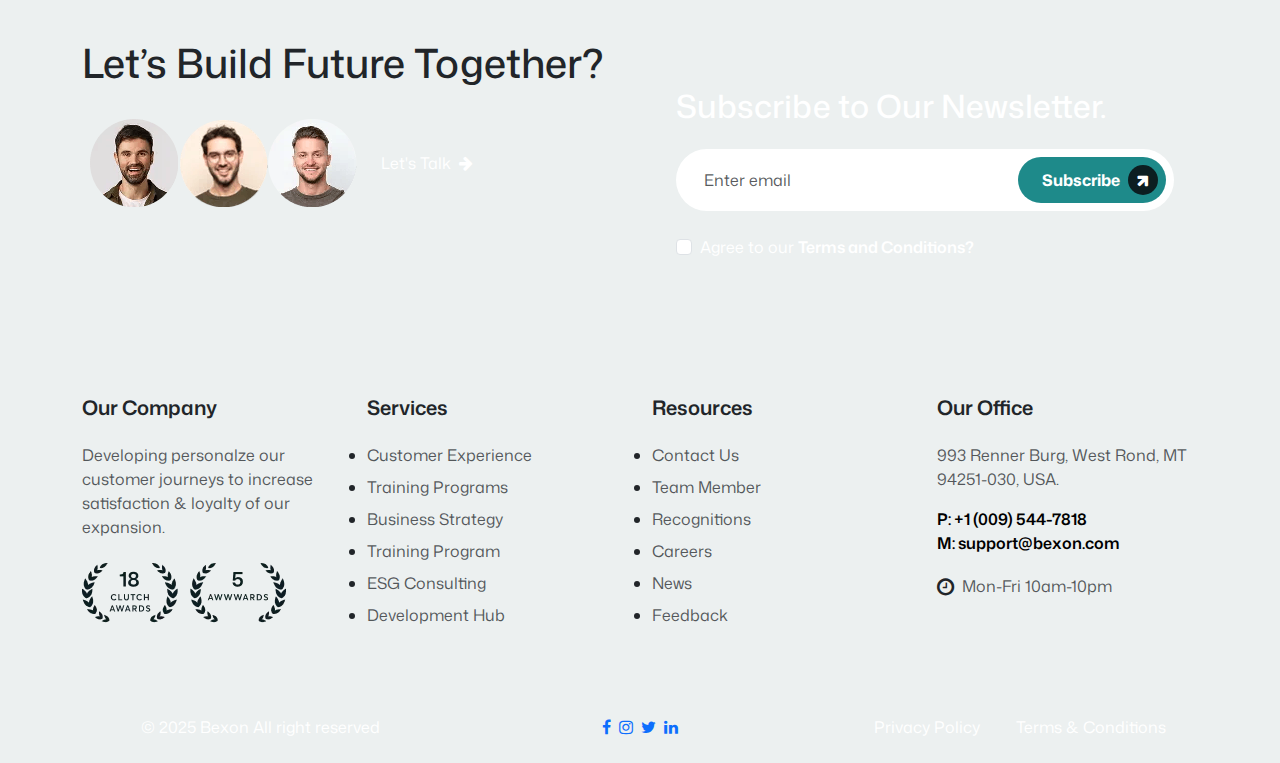
<file: portfolio_details.html>
<!DOCTYPE html>
<html lang="en">
<head>
    <meta charset="UTF-8">
    <meta name="viewport" content="width=device-width, initial-scale=1">
    <title>Bexon - Portfolio Details</title>
    <!-- Icons -->
    <link rel="stylesheet" href="https://cdnjs.cloudflare.com/ajax/libs/font-awesome/4.7.0/css/font-awesome.css"
        integrity="sha512-5A8nwdMOWrSz20fDsjczgUidUBR8liPYU+WymTZP1lmY9G6Oc7HlZv156XqnsgNUzTyMefFTcsFH/tnJE/+xBg=="
        crossorigin="anonymous" referrerpolicy="no-referrer" />
    <link rel="icon" type="png" href="images/tab_icon.png">
    <!-- Font -->
    <link href="https://fonts.googleapis.com/css2?family=Mona+Sans:ital,wght@0,200..900;1,200..900&display=swap"
        rel="stylesheet">
    <!-- CSS -->
    <link rel="stylesheet" href="https://cdn.jsdelivr.net/npm/bootstrap@5.3.8/dist/css/bootstrap.min.css">
    <link rel="stylesheet" href="css/portfolio_details.css">
    <link rel="stylesheet" href="css/master.css">
</head>
<body>
    <!-- Navigation Start -->
    <nav class="navbar p-3 navbar-expand-lg bg-white navbar-dark">
        <div class="container-fluid">
            <a class="navbar-brand" href="#"><img src="images/nav_logo.png" alt=""></a>
            <button class="navbar-toggler shadow-none border-0" type="button" data-bs-toggle="collapse"
                data-bs-target="#navbarNavAltMarkup" aria-controls="navbarNavAltMarkup" aria-expanded="false"
                aria-label="Toggle navigation">
                <span class="navbar-toggler-icon"></span>
            </button>
            <div class="collapse navbar-collapse justify-content-end" id="navbarNavAltMarkup">
                <div class="navbar-nav p-lg-0 py-3 align-items-lg-center align-items-start">
                    <a class="nav-link me-2 mb-lg-0 mb-2 border_bottom" href="index.html">Home</a>
                    <a class="nav-link me-2 mb-lg-0 mb-2 border_bottom" href="about.html">About</a>
                    <a class="nav-link me-2 mb-lg-0 mb-2 border_bottom" href="service.html">Services</a>
                    <a class="nav-link me-2 mb-lg-0 mb-2 border_bottom" href="portfolio.html">Portfolio</a>
                    <a class="nav-link me-2 mb-lg-0 mb-2 border_bottom" href="pricing.html">Pricing</a>
                    <a class="nav-link me-lg-5 me-0 mb-lg-0 mb-4" href="contact.html">Contact</a>
                    <span class="d-flex align-items-center text-black fs-5 me-lg-4 me-0 mb-lg-0 mb-3"><i
                            class="fa fa-phone me-2" aria-hidden="true"></i><a href="contact.html"
                            class="text-black fw-semibold">1-888-452-1505</a></span>
                    <a href="contact.html"
                        class="btn_one rounded-5 fw-bold ps-4 pe-2 py-2 text-decoration-none text-white d-flex align-items-center">Let's
                        Talk <span class="icon rounded-circle ms-2 d-flex align-items-center justify-content-center"><i
                                class="fa fa-arrow-right" aria-hidden="true"></i></span></a>
                </div>
            </div>
        </div>
    </nav>
    <!-- Navigation End -->


    <!-- Header Start -->
    <header>
        <div class="wrapper">
            <div class="images">
                <div class="one"><img src="images/pricing/bg/header.webp" alt=""></div>
                <div class="two"><img src="images/pricing/bg/header_overlay.webp" alt=""></div>
            </div>
            <div class="texts d-flex align-items-center justify-content-center">
                <div class="text_wrapper">
                    <h1 class="text-white mb-lg-3 mb-md-3 mb-2 text-center">Portfolio Details</h1>
                    <div class="tag rounded-5 py-1 px-2 d-flex align-items-center mx-auto">
                        <div class="icon"><i class="fa fa-home" aria-hidden="true"></i></div>
                        <p class="mb-0 ms-2 text-white-50">Home</p>
                        <p class="mb-0 mx-2 text-white-50">></p>
                        <p class="text-white mb-0">Portfolio Details</p>
                    </div>
                </div>
            </div>
        </div>
    </header>
    <!-- Header End -->


    <!-- Portfolio Details Start -->
    <section class="details">
        <div class="container">
            <div class="row g-lg-5 g-4">
                <div class="col-lg-8">
                    <div class="image mb-4"><img src="images/project/7.webp" class="rounded-3" alt=""></div>
                    <h1 class="mb-3">Designing a Modern Brand Identity for Competitive Edge</h1>
                    <p class="text-muted mb-4">
                        Rebranding is more than just a logo change or a new color palette; it’s about reshaping how your company is perceived in
                        the marketplace. At [Company Name], we specialize in crafting comprehensive rebranding strategies that align your
                        business with its evolving goals, values, and target audience. Whether you’re launching in new markets, updating your
                        identity for modern relevance, or simply reinvigorating a tired brand, we take a holistic approach to ensure your brand
                        resonates with customers on a deeper level.
                    </p>
                    <p class="text-muted mb-4">
                        Our rebranding process is rooted in strategic thinking, market research, and creativity. We work closely with you to
                        understand your business, vision, and customers, ensuring that every element of the rebrand— from visual design to
                        messaging— is authentic and impactful. The end result is a refreshed brand that speaks.
                    </p>
                    <h3>Project Overview</h3>
                    <p class="text-muted mb-5">
                        In today’s dynamic market, a strong and consistent brand identity is key to standing out and driving growth. [Client
                        Name], a growing business in the Bexon, recognized the need to evolve its brand to better resonate with an expanding
                        audience and adapt to shifting market trends.
                    </p>
                    <div class="row g-lg-4 g-md-4 g-0">
                        <div class="col-lg-6 col-md-6">
                            <ul class="list-unstyled ps-0 mb-lg-3 mb-md-3 mb-4">
                                <li class="d-flex align-items-center mb-2"><i class="fa fa-check-circle me-2 fs-5" aria-hidden="true"></i>
                                    Brand Audit & Research</li>
                                <li class="d-flex align-items-center mb-2"><i class="fa fa-check-circle me-2 fs-5" aria-hidden="true"></i>
                                    Holder & Internal Communication</li>
                                <li class="d-flex align-items-center mb-2"><i class="fa fa-check-circle me-2 fs-5" aria-hidden="true"></i>
                                    Customer Experience</li>
                                <li class="d-flex align-items-center mb-2"><i class="fa fa-check-circle me-2 fs-5" aria-hidden="true"></i>
                                    Strategy Development</li>
                            </ul>
                        </div>
                        <div class="col-lg-6 col-md-6">
                            <ul class="list-unstyled ps-0 mb-lg-4 mb-md-4 mb-5">
                                <li class="d-flex align-items-center mb-2"><i class="fa fa-check-circle me-2 fs-5" aria-hidden="true"></i>
                                    Launch & Marketing</li>
                                <li class="d-flex align-items-center mb-2"><i class="fa fa-check-circle me-2 fs-5" aria-hidden="true"></i>
                                    Creative Direction</li>
                                <li class="d-flex align-items-center mb-2"><i class="fa fa-check-circle me-2 fs-5" aria-hidden="true"></i>
                                    Touchpoints</li>
                            </ul>
                        </div>
                    </div>
                    <h3>Project Gallery</h3>
                    <p class="text-muted mb-4">
                        Our Rebranding Strategy for [Client Name] transformed their entire brand identity, from a fresh new logo to an updated
                        visual design that resonates with their growing audience.
                    </p>
                    <div class="row g-lg-4 g-md-4 g-3">
                        <div class="col-lg-12">
                            <div class="image_wrapper">
                                <div class="image"><img src="images/project/8.webp" class="img-fluid rounded-3" alt=""></div>
                                <div class="icon rounded-3 fs-3 text-white d-flex justify-content-center align-items-center"><i class="fa fa-search" aria-hidden="true"></i></div>
                            </div>
                        </div>
                        <div class="col-lg-6">
                            <div class="image_wrapper">
                                <div class="image"><img src="images/project/9.webp" class="img-fluid rounded-3" alt=""></div>
                                <div class="icon rounded-3 fs-3 text-white d-flex justify-content-center align-items-center"><i class="fa fa-search" aria-hidden="true"></i></div>
                            </div>
                        </div>
                        <div class="col-lg-6">
                            <div class="image_wrapper">
                                <div class="image"><img src="images/project/10.webp" class="img-fluid rounded-3" alt=""></div>
                                <div class="icon rounded-3 fs-3 text-white d-flex justify-content-center align-items-center"><i class="fa fa-search" aria-hidden="true"></i></div>
                            </div>
                        </div>
                    </div>
                </div>
                <div class="col-lg-4">
                    <div class="green_bg mb-lg-4 mb-4 p-4 rounded-3">
                        <h4 class="fw-semibold mb-4">Project Info</h4>
                        <div class="info mb-4 d-flex align-items-center">
                            <div class="icon fs-5 text-white rounded-circle d-flex justify-content-center align-items-center"><i class="fa fa-user-plus" aria-hidden="true"></i></div>
                            <div class="texts ms-2">
                                <p class="text-muted">Clients</p>
                                <h2 class="fw-semibold mb-0">Innovate Interiors Group</h2>
                            </div>
                        </div>
                        <div class="info mb-4 d-flex align-items-center">
                            <div class="icon fs-5 text-white rounded-circle d-flex justify-content-center align-items-center"><i class="fa fa-money" aria-hidden="true"></i></div>
                            <div class="texts ms-2">
                                <p class="text-muted">Budget</p>
                                <h2 class="fw-semibold mb-0">$100M USD</h2>
                            </div>
                        </div>
                        <div class="info mb-4 d-flex align-items-center">
                            <div class="icon fs-5 text-white rounded-circle d-flex justify-content-center align-items-center"><i class="fa fa-map-marker" aria-hidden="true"></i></div>
                            <div class="texts ms-2">
                                <p class="text-muted">Location</p>
                                <h2 class="fw-semibold mb-0">Maplewood Heights, CA</h2>
                            </div>
                        </div>
                        <div class="info mb-4 d-flex align-items-center">
                            <div class="icon fs-5 text-white rounded-circle d-flex justify-content-center align-items-center"><i class="fa fa-pie-chart" aria-hidden="true"></i></div>
                            <div class="texts ms-2">
                                <p class="text-muted">Sector</p>
                                <h2 class="fw-semibold mb-0">Corporate Business</h2>
                            </div>
                        </div>
                        <div class="info d-flex align-items-center">
                            <div class="icon fs-5 text-white rounded-circle d-flex justify-content-center align-items-center"><i class="fa fa-calendar" aria-hidden="true"></i></div>
                            <div class="texts ms-2">
                                <p class="text-muted">Complete date</p>
                                <h2 class="fw-semibold mb-0">OCT 20, 2024</h2>
                            </div>
                        </div>
                    </div>
                    <div class="green_bg p-4 rounded-3">
                        <div class="image"><img src="images/makeover.PNG" class="rounded-3" alt=""></div>
                    </div>
                </div>
            </div>
        </div>
    </section>
    <!-- Portfolio Details End -->


    <!-- CTA Start -->
    <section class="cta">
        <div class="container">
            <div class="wrapper rounded-4">
                <div class="row align-items-center justify-content-center">
                    <div class="col-lg-6">
                        <div class="px-lg-5 px-md-5 px-4 py-4">
                            <h1 class="text-white">Let’s Build Future Together.</h1>
                            <a href="#"
                                class="mt-3 mb-4 btn_six bg-black rounded-5 fw-bold ps-4 p-2 text-decoration-none text-white d-flex align-items-center justify-content-between">Get
                                Started Now <span
                                    class="icon bg-white rounded-circle ms-2 d-flex align-items-center justify-content-center"><i
                                        class="fa fa-arrow-right text-black" aria-hidden="true"></i></span></a>
                        </div>
                    </div>
                    <div class="col-lg-6">
                        <div class="image text-end"><img src="images/pricing/cta.webp" class="img-fluid" alt=""></div>
                    </div>
                </div>
            </div>
        </div>
    </section>
    <!-- CTA End -->


    <!-- Footer Start -->
    <footer>
        <div class="container">
            <div class="row gy-5">
                <div class="col-lg-6 col-md-5">
                    <h1 class="mb-4">Let’s Build Future Together?</h1>
                    <a href="#"
                        class="btn_five rounded-5 d-flex align-items-center text-white text-decoration-none p-2">
                        <div class="customer d-flex align-items-center">
                            <div class="d-flex align-items-center">
                                <div class="client rounded-circle"><img src="images/team/1.png" class="rounded-5"
                                        alt="">
                                </div>
                            </div>
                            <div class="d-flex align-items-center">
                                <div class="client rounded-circle"><img src="images/team/2.png" class="rounded-5"
                                        alt="">
                                </div>
                            </div>
                            <div class="d-flex align-items-center">
                                <div class="client rounded-circle"><img src="images/team/3.png" class="rounded-5"
                                        alt="">
                                </div>
                            </div>
                        </div>
                        <p class="mb-0 ms-4">Let's Talk</p>
                        <div class="icon rounded-circle ms-2 d-flex align-items-center justify-content-center"><i
                                class="fa fa-arrow-right" aria-hidden="true"></i></div>
                    </a>
                </div>
                <div class="col-lg-6 col-md-7">
                    <div class="newsletter rounded-4 pt-5 pb-4 px-4">
                        <h2 class="text-white mb-4">Subscribe to Our Newsletter.</h2>
                        <form class="mb-4">
                            <div
                                class="input_group rounded-5 ps-3 pe-2 py-2 d-flex justify-content-between align-items-center bg-white">
                                <input type="email" class="form-control border-0" placeholder="Enter email">
                                <a href="#"
                                    class="btn_one rounded-5 fw-bold ps-4 pe-2 py-2 text-decoration-none text-white d-flex align-items-center">Subscribe
                                    <span
                                        class="icon rounded-circle ms-2 d-flex align-items-center justify-content-center"><i
                                            class="fa fa-arrow-right" aria-hidden="true"></i></span></a>
                            </div>
                        </form>
                        <div class="form-check text-white mb-3">
                            <input class="form-check-input" type="checkbox" value="" id="checkDefault">
                            <label class="form-check-label" for="checkDefault">
                                Agree to our <a href="#" class="text-white text-decoration-none fw-semibold">Terms and
                                    Conditions?</a>
                            </label>
                        </div>
                    </div>
                </div>
                <div class="col-lg-3 col-md-6">
                    <h5 class="fw-semibold mt-lg-5 mt-3 mb-4">Our Company</h5>
                    <p class="text-muted mb-4">Developing personalze our customer journeys to increase satisfaction &
                        loyalty of our expansion.</p>
                    <div class="images">
                        <img src="images/award-logo-1.webp" class="img-fluid me-2" alt="">
                        <img src="images/award-logo-2.webp" class="img-fluid" alt="">
                    </div>
                </div>
                <div class="col-lg-3 col-md-6">
                    <h5 class="fw-semibold mt-lg-5 mt-3 mb-4">Services</h5>
                    <ul class="ps-0">
                        <li class="mb-2"><a href="#" class="text-muted text-decoration-none">Customer Experience</a>
                        </li>
                        <li class="mb-2"><a href="#" class="text-muted text-decoration-none">Training Programs</a></li>
                        <li class="mb-2"><a href="#" class="text-muted text-decoration-none">Business Strategy</a></li>
                        <li class="mb-2"><a href="#" class="text-muted text-decoration-none">Training Program</a></li>
                        <li class="mb-2"><a href="#" class="text-muted text-decoration-none">ESG Consulting</a></li>
                        <li><a href="#" class="text-muted text-decoration-none">Development Hub</a></li>
                    </ul>
                </div>
                <div class="col-lg-3 col-md-6">
                    <h5 class="fw-semibold mt-lg-5 mt-3 mb-4">Resources</h5>
                    <ul class="ps-0">
                        <li class="mb-2"><a href="#" class="text-muted text-decoration-none">Contact Us</a></li>
                        <li class="mb-2"><a href="#" class="text-muted text-decoration-none">Team Member</a></li>
                        <li class="mb-2"><a href="#" class="text-muted text-decoration-none">Recognitions</a></li>
                        <li class="mb-2"><a href="#" class="text-muted text-decoration-none">Careers</a></li>
                        <li class="mb-2"><a href="#" class="text-muted text-decoration-none">News</a></li>
                        <li><a href="#" class="text-muted text-decoration-none">Feedback</a></li>
                    </ul>
                </div>
                <div class="col-lg-3 col-md-6">
                    <h5 class="fw-semibold mt-lg-5 mt-3 mb-4">Our Office</h5>
                    <p class="text-muted">993 Renner Burg, West Rond, MT 94251-030, USA.</p>
                    <div class="info"><a href="#" class="text-decoration-none text-black fw-semibold">P: +1 (009)
                            544-7818</a></div>
                    <div class="info mb-3"><a href="#" class="text-decoration-none text-black fw-semibold">M:
                            support@bexon.com</a></div>
                    <div class="time d-flex align-items-center">
                        <div class="icon fs-5 me-2"><i class="fa fa-clock-o" aria-hidden="true"></i></div>
                        <p class="text-muted mb-0">Mon-Fri 10am-10pm</p>
                    </div>
                </div>
            </div>
        </div>
        <div class="copyright mt-5 py-4">
            <div class="container">
                <div class="row g-4 justify-content-between text-center align-items-center">
                    <div class="col-lg-4 col-md-4">
                        <p class="text-white mb-0">© 2025 Bexon All right reserved</p>
                    </div>
                    <div class="col-lg-4 col-md-4">
                        <div class="social d-flex justify-content-center">
                            <a href="#"
                                class="icon me-2 text-decoration-none rounded-circle d-flex justify-content-center align-items-center"><i
                                    class="fa fa-facebook" aria-hidden="true"></i></a>
                            <a href="#"
                                class="icon me-2 text-decoration-none rounded-circle d-flex justify-content-center align-items-center"><i
                                    class="fa fa-instagram" aria-hidden="true"></i></a>
                            <a href="#"
                                class="icon me-2 text-decoration-none rounded-circle d-flex justify-content-center align-items-center"><i
                                    class="fa fa-twitter" aria-hidden="true"></i></a>
                            <a href="#"
                                class="icon text-decoration-none rounded-circle d-flex justify-content-center align-items-center"><i
                                    class="fa fa-linkedin" aria-hidden="true"></i></a>
                        </div>
                    </div>
                    <div class="col-lg-4 col-md-4">
                        <a href="#" class="text-decoration-none text-white policy border_right pe-3 me-3">Privacy
                            Policy</a>
                        <a href="#" class="text-decoration-none text-white policy">Terms & Conditions</a>
                    </div>
                </div>
            </div>
        </div>
    </footer>
    <!-- Footer End -->


    <!-- Javascript -->
    <script src="https://cdn.jsdelivr.net/npm/bootstrap@5.3.8/dist/js/bootstrap.bundle.min.js"></script>
</body>
</html>
</file>
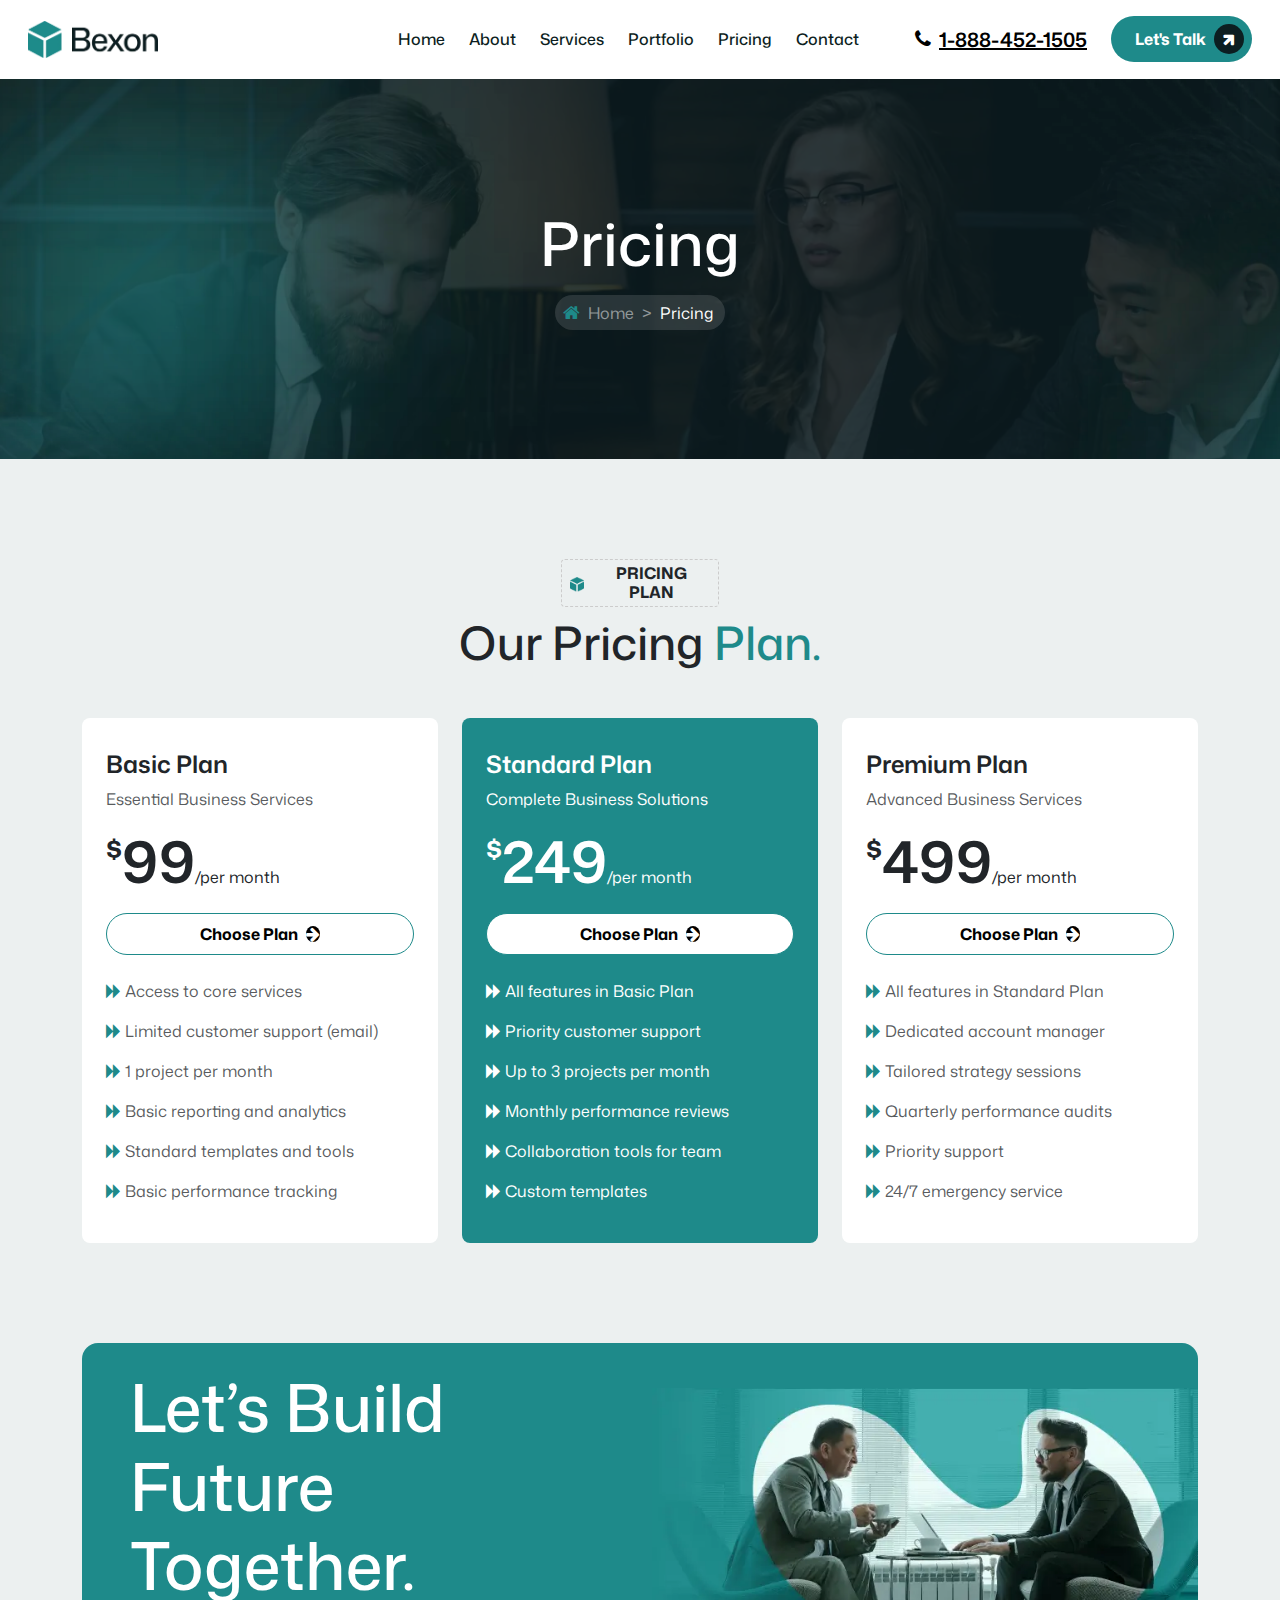
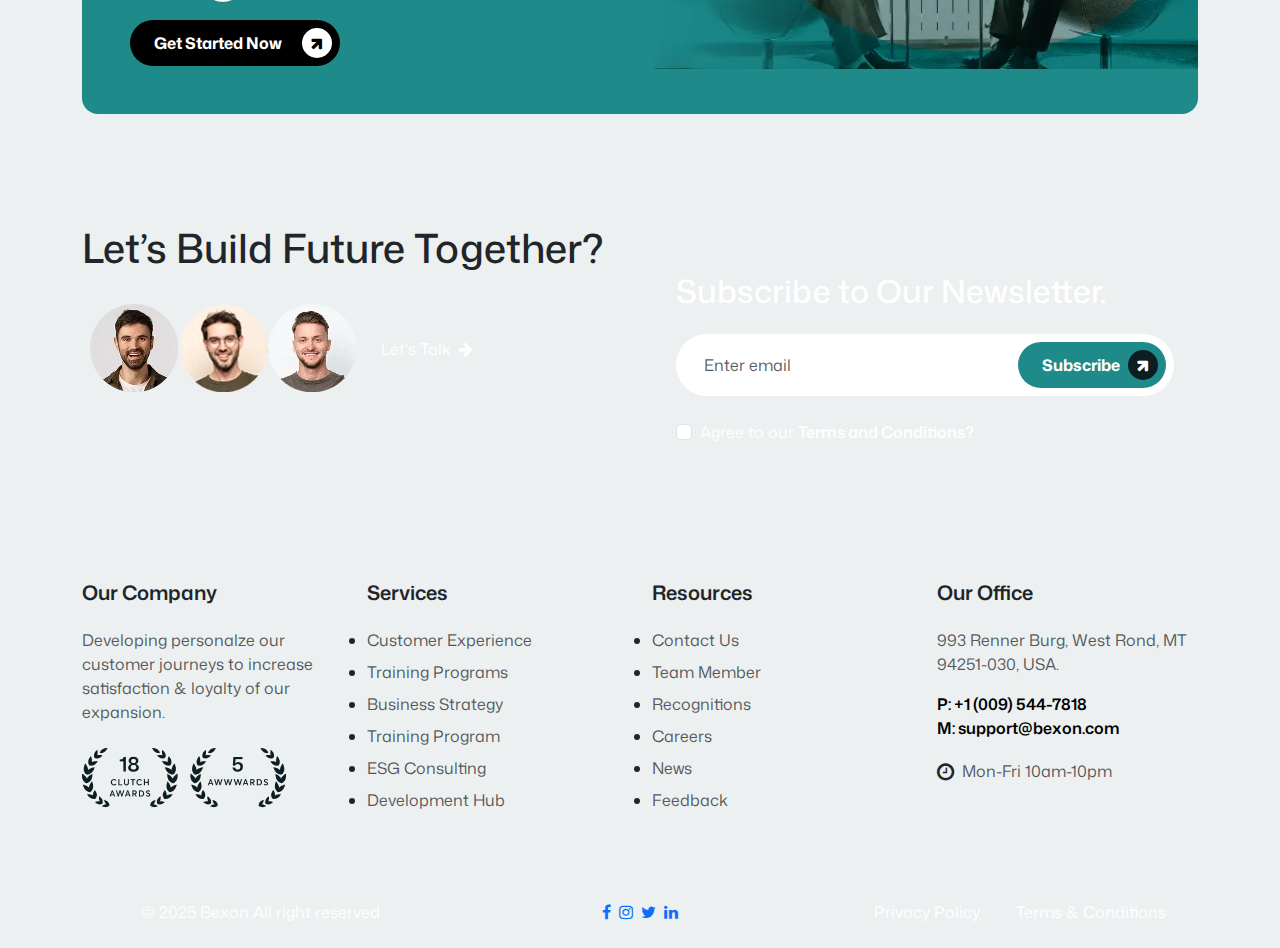
<file: pricing.html>
<!DOCTYPE html>
<html lang="en">
<head>
    <meta charset="UTF-8">
    <meta name="viewport" content="width=device-width, initial-scale=1.0">
    <title>Bexon - Pricing</title>
    <!-- Icons -->
    <link rel="stylesheet" href="https://cdnjs.cloudflare.com/ajax/libs/font-awesome/4.7.0/css/font-awesome.css"
        integrity="sha512-5A8nwdMOWrSz20fDsjczgUidUBR8liPYU+WymTZP1lmY9G6Oc7HlZv156XqnsgNUzTyMefFTcsFH/tnJE/+xBg=="
        crossorigin="anonymous" referrerpolicy="no-referrer" />
    <link rel="icon" type="png" href="images/tab_icon.png">
    <!-- Font -->
    <link href="https://fonts.googleapis.com/css2?family=Mona+Sans:ital,wght@0,200..900;1,200..900&display=swap"
        rel="stylesheet">
    <!-- CSS -->
    <link rel="stylesheet" href="https://cdn.jsdelivr.net/npm/bootstrap@5.3.8/dist/css/bootstrap.min.css">
    <link rel="stylesheet" href="css/pricing.css">
    <link rel="stylesheet" href="css/master.css">
</head>
<body>
    <!-- Navigation Start -->
    <nav class="navbar p-3 navbar-expand-lg bg-white navbar-dark">
        <div class="container-fluid">
            <a class="navbar-brand" href="#"><img src="images/nav_logo.png" alt=""></a>
            <button class="navbar-toggler shadow-none border-0" type="button" data-bs-toggle="collapse"
                data-bs-target="#navbarNavAltMarkup" aria-controls="navbarNavAltMarkup" aria-expanded="false"
                aria-label="Toggle navigation">
                <span class="navbar-toggler-icon"></span>
            </button>
            <div class="collapse navbar-collapse justify-content-end" id="navbarNavAltMarkup">
                <div class="navbar-nav p-lg-0 py-3 align-items-lg-center align-items-start">
                    <a class="nav-link me-2 mb-lg-0 mb-2 border_bottom" href="index.html">Home</a>
                    <a class="nav-link me-2 mb-lg-0 mb-2 border_bottom" href="about.html">About</a>
                    <a class="nav-link me-2 mb-lg-0 mb-2 border_bottom" href="service.html">Services</a>
                    <a class="nav-link me-2 mb-lg-0 mb-2 border_bottom" href="#project">Portfolio</a>
                    <a class="nav-link me-2 mb-lg-0 mb-2 border_bottom" href="#">Pricing</a>
                    <a class="nav-link me-lg-5 me-0 mb-lg-0 mb-4" href="#contact">Contact</a>
                    <span class="d-flex align-items-center text-black fs-5 me-lg-4 me-0 mb-lg-0 mb-3"><i
                            class="fa fa-phone me-2" aria-hidden="true"></i><a href="#contact"
                            class="text-black fw-semibold">1-888-452-1505</a></span>
                    <a href="#contact"
                        class="btn_one rounded-5 fw-bold ps-4 pe-2 py-2 text-decoration-none text-white d-flex align-items-center">Let's
                        Talk <span class="icon rounded-circle ms-2 d-flex align-items-center justify-content-center"><i
                                class="fa fa-arrow-right" aria-hidden="true"></i></span></a>
                </div>
            </div>
        </div>
    </nav>
    <!-- Navigation End -->


    <!-- Header Start -->
    <header>
        <div class="wrapper">
            <div class="images">
                <div class="one"><img src="images/pricing/bg/header.webp" alt=""></div>
                <div class="two"><img src="images/pricing/bg/header_overlay.webp" alt=""></div>
            </div>
            <div class="texts d-flex align-items-center justify-content-center">
                <div class="text_wrapper">
                    <h1 class="text-white mb-lg-3 mb-md-3 mb-2">Pricing</h1>
                    <div class="tag rounded-5 py-1 px-2 d-flex align-items-center mx-auto">
                        <div class="icon"><i class="fa fa-home" aria-hidden="true"></i></div>
                        <p class="mb-0 ms-2 text-white-50">Home</p>
                        <p class="mb-0 mx-2 text-white-50">></p>
                        <p class="text-white mb-0">Pricing</p>
                    </div>
                </div>
            </div>
        </div>
    </header>
    <!-- Header End -->


    <!-- Pricing Start -->
    <section class="pricing">
        <div class="container">
            <div class="headline text-center">
                <div class="wrapper mx-auto rounded-1 mb-2 py-1 px-2 d-flex align-items-center">
                    <div class="image me-2"><img src="images/tab_icon.png" alt=""></div>
                    <h6 class="fw-bold mb-0">PRICING PLAN</h6>
                </div>
                <h1 class="mx-auto mb-lg-5 mb-md-5 mb-4">Our Pricing <span class="green">Plan.</span></h1>
            </div>
            <div class="row g-lg-4 g-md-4 g-3">
                <div class="col-lg-4 col-md-6">
                    <div class="item rounded-3 bg-white p-4">
                        <h4 class="fw-semibold mt-2">Basic Plan</h4>
                        <p class="text-muted">Essential Business Services</p>
                        <div class="price d-flex align-items-end">
                            <div>
                                <div class="d-flex align-items-center">
                                    <h4 class="fw-bold mb-4">$</h4>
                                    <h2 class="fw-semibold mb-0">99</h2>
                                </div>
                            </div>
                            <p class="mb-2">/per month</p>
                        </div>
                        <a href="#"
                            class="mt-3 mb-4 btn_three bg-white rounded-5 fw-bold px-4 py-2 text-decoration-none text-black d-flex align-items-center justify-content-center">Choose
                            Plan <span class="icon bg-black rounded-circle ms-2 d-flex align-items-center justify-content-center"><i
                                    class="fa fa-arrow-right text-white" aria-hidden="true"></i></span></a>
                        <ul class="benefits ps-0">
                            <li class="text-muted mb-3"><i class="fa fa-forward" aria-hidden="true"></i> Access to core services</li>
                            <li class="text-muted mb-3"><i class="fa fa-forward" aria-hidden="true"></i> Limited customer support (email)</li>
                            <li class="text-muted mb-3"><i class="fa fa-forward" aria-hidden="true"></i> 1 project per month</li>
                            <li class="text-muted mb-3"><i class="fa fa-forward" aria-hidden="true"></i> Basic reporting and analytics</li>
                            <li class="text-muted mb-3"><i class="fa fa-forward" aria-hidden="true"></i> Standard templates and tools</li>
                            <li class="text-muted "><i class="fa fa-forward" aria-hidden="true"></i> Basic performance tracking</li>
                        </ul>
                    </div>
                </div>
                <div class="col-lg-4 col-md-6">
                    <div class="item_standard rounded-3 p-4">
                        <h4 class="fw-semibold mt-2 text-white">Standard Plan</h4>
                        <p class="text-white">Complete Business Solutions</p>
                        <div class="price d-flex align-items-end">
                            <div>
                                <div class="d-flex align-items-center">
                                    <h4 class="fw-bold text-white mb-4">$</h4>
                                    <h2 class="fw-semibold text-white mb-0">249</h2>
                                </div>
                            </div>
                            <p class="mb-2 text-white">/per month</p>
                        </div>
                        <a href="#"
                            class="mt-3 mb-4 btn_three bg-white rounded-5 fw-bold px-4 py-2 text-decoration-none text-black d-flex align-items-center justify-content-center">Choose
                            Plan <span class="icon bg-black rounded-circle ms-2 d-flex align-items-center justify-content-center"><i
                                    class="fa fa-arrow-right text-white" aria-hidden="true"></i></span></a>
                        <ul class="benefits ps-0">
                            <li class="text-white mb-3"><i class="fa fa-forward" aria-hidden="true"></i> All features in Basic Plan</li>
                            <li class="text-white mb-3"><i class="fa fa-forward" aria-hidden="true"></i> Priority customer support</li>
                            <li class="text-white mb-3"><i class="fa fa-forward" aria-hidden="true"></i> Up to 3 projects per month</li>
                            <li class="text-white mb-3"><i class="fa fa-forward" aria-hidden="true"></i> Monthly performance reviews</li>
                            <li class="text-white mb-3"><i class="fa fa-forward" aria-hidden="true"></i> Collaboration tools for team</li>
                            <li class="text-white"><i class="fa fa-forward" aria-hidden="true"></i> Custom templates</li>
                        </ul>
                    </div>
                </div>
                <div class="col-lg-4 col-md-6">
                    <div class="item rounded-3 bg-white p-4">
                        <h4 class="fw-semibold mt-2">Premium Plan</h4>
                        <p class="text-muted">Advanced Business Services</p>
                        <div class="price d-flex align-items-end">
                            <div>
                                <div class="d-flex align-items-center">
                                    <h4 class="fw-bold mb-4">$</h4>
                                    <h2 class="fw-semibold mb-0">499</h2>
                                </div>
                            </div>
                            <p class="mb-2">/per month</p>
                        </div>
                        <a href="#"
                            class="mt-3 mb-4 btn_three bg-white rounded-5 fw-bold px-4 py-2 text-decoration-none text-black d-flex align-items-center justify-content-center">Choose
                            Plan <span class="icon bg-black rounded-circle ms-2 d-flex align-items-center justify-content-center"><i
                                    class="fa fa-arrow-right text-white" aria-hidden="true"></i></span></a>
                        <ul class="benefits ps-0">
                            <li class="text-muted mb-3"><i class="fa fa-forward" aria-hidden="true"></i> All features in Standard Plan</li>
                            <li class="text-muted mb-3"><i class="fa fa-forward" aria-hidden="true"></i> Dedicated account manager</li>
                            <li class="text-muted mb-3"><i class="fa fa-forward" aria-hidden="true"></i> Tailored strategy sessions</li>
                            <li class="text-muted mb-3"><i class="fa fa-forward" aria-hidden="true"></i> Quarterly performance audits</li>
                            <li class="text-muted mb-3"><i class="fa fa-forward" aria-hidden="true"></i> Priority support</li>
                            <li class="text-muted"><i class="fa fa-forward" aria-hidden="true"></i> 24/7 emergency service</li>
                        </ul>
                    </div>
                </div>
            </div>
        </div>
    </section>
    <!-- Pricing End -->


    <!-- CTA Start -->
    <section class="cta">
        <div class="container">
            <div class="wrapper rounded-4">
                <div class="row align-items-center justify-content-center">
                    <div class="col-lg-6">
                        <div class="px-lg-5 px-md-5 px-4 py-4">
                            <h1 class="text-white">Let’s Build Future Together.</h1>
                            <a href="#"
                                class="mt-3 mb-4 btn_six bg-black rounded-5 fw-bold ps-4 p-2 text-decoration-none text-white d-flex align-items-center justify-content-between">Get Started Now <span class="icon bg-white rounded-circle ms-2 d-flex align-items-center justify-content-center"><i
                                        class="fa fa-arrow-right text-black" aria-hidden="true"></i></span></a>
                        </div>
                    </div>
                    <div class="col-lg-6">
                        <div class="image text-end"><img src="images/pricing/cta.webp" class="img-fluid" alt=""></div>
                    </div>
                </div>
            </div>
        </div>
    </section>
    <!-- CTA End -->


    <!-- Footer Start -->
    <footer>
        <div class="container">
            <div class="row gy-5">
                <div class="col-lg-6 col-md-5">
                    <h1 class="mb-4">Let’s Build Future Together?</h1>
                    <a href="#" class="btn_five rounded-5 d-flex align-items-center text-white text-decoration-none p-2">
                        <div class="customer d-flex align-items-center">
                            <div class="d-flex align-items-center">
                                <div class="client rounded-circle"><img src="images/team/1.png" class="rounded-5" alt="">
                                </div>
                            </div>
                            <div class="d-flex align-items-center">
                                <div class="client rounded-circle"><img src="images/team/2.png" class="rounded-5" alt="">
                                </div>
                            </div>
                            <div class="d-flex align-items-center">
                                <div class="client rounded-circle"><img src="images/team/3.png" class="rounded-5" alt="">
                                </div>
                            </div>
                        </div>
                        <p class="mb-0 ms-4">Let's Talk</p>
                        <div class="icon rounded-circle ms-2 d-flex align-items-center justify-content-center"><i
                                class="fa fa-arrow-right" aria-hidden="true"></i></div>
                    </a>
                </div>
                <div class="col-lg-6 col-md-7">
                    <div class="newsletter rounded-4 pt-5 pb-4 px-4">
                        <h2 class="text-white mb-4">Subscribe to Our Newsletter.</h2>
                        <form class="mb-4">
                            <div
                                class="input_group rounded-5 ps-3 pe-2 py-2 d-flex justify-content-between align-items-center bg-white">
                                <input type="email" class="form-control border-0" placeholder="Enter email">
                                <a href="#"
                                    class="btn_one rounded-5 fw-bold ps-4 pe-2 py-2 text-decoration-none text-white d-flex align-items-center">Subscribe
                                    <span
                                        class="icon rounded-circle ms-2 d-flex align-items-center justify-content-center"><i
                                            class="fa fa-arrow-right" aria-hidden="true"></i></span></a>
                            </div>
                        </form>
                        <div class="form-check text-white mb-3">
                            <input class="form-check-input" type="checkbox" value="" id="checkDefault">
                            <label class="form-check-label" for="checkDefault">
                                Agree to our <a href="#" class="text-white text-decoration-none fw-semibold">Terms and
                                    Conditions?</a>
                            </label>
                        </div>
                    </div>
                </div>
                <div class="col-lg-3 col-md-6">
                    <h5 class="fw-semibold mt-lg-5 mt-3 mb-4">Our Company</h5>
                    <p class="text-muted mb-4">Developing personalze our customer journeys to increase satisfaction &
                        loyalty of our expansion.</p>
                    <div class="images">
                        <img src="images/award-logo-1.webp" class="img-fluid me-2" alt="">
                        <img src="images/award-logo-2.webp" class="img-fluid" alt="">
                    </div>
                </div>
                <div class="col-lg-3 col-md-6">
                    <h5 class="fw-semibold mt-lg-5 mt-3 mb-4">Services</h5>
                    <ul class="ps-0">
                        <li class="mb-2"><a href="#" class="text-muted text-decoration-none">Customer Experience</a></li>
                        <li class="mb-2"><a href="#" class="text-muted text-decoration-none">Training Programs</a></li>
                        <li class="mb-2"><a href="#" class="text-muted text-decoration-none">Business Strategy</a></li>
                        <li class="mb-2"><a href="#" class="text-muted text-decoration-none">Training Program</a></li>
                        <li class="mb-2"><a href="#" class="text-muted text-decoration-none">ESG Consulting</a></li>
                        <li><a href="#" class="text-muted text-decoration-none">Development Hub</a></li>
                    </ul>
                </div>
                <div class="col-lg-3 col-md-6">
                    <h5 class="fw-semibold mt-lg-5 mt-3 mb-4">Resources</h5>
                    <ul class="ps-0">
                        <li class="mb-2"><a href="#" class="text-muted text-decoration-none">Contact Us</a></li>
                        <li class="mb-2"><a href="#" class="text-muted text-decoration-none">Team Member</a></li>
                        <li class="mb-2"><a href="#" class="text-muted text-decoration-none">Recognitions</a></li>
                        <li class="mb-2"><a href="#" class="text-muted text-decoration-none">Careers</a></li>
                        <li class="mb-2"><a href="#" class="text-muted text-decoration-none">News</a></li>
                        <li><a href="#" class="text-muted text-decoration-none">Feedback</a></li>
                    </ul>
                </div>
                <div class="col-lg-3 col-md-6">
                    <h5 class="fw-semibold mt-lg-5 mt-3 mb-4">Our Office</h5>
                    <p class="text-muted">993 Renner Burg, West Rond, MT 94251-030, USA.</p>
                    <div class="info"><a href="#" class="text-decoration-none text-black fw-semibold">P: +1 (009)
                            544-7818</a></div>
                    <div class="info mb-3"><a href="#" class="text-decoration-none text-black fw-semibold">M:
                            support@bexon.com</a></div>
                    <div class="time d-flex align-items-center">
                        <div class="icon fs-5 me-2"><i class="fa fa-clock-o" aria-hidden="true"></i></div>
                        <p class="text-muted mb-0">Mon-Fri 10am-10pm</p>
                    </div>
                </div>
            </div>
        </div>
        <div class="copyright mt-5 py-4">
            <div class="container">
                <div class="row g-4 justify-content-between text-center align-items-center">
                    <div class="col-lg-4 col-md-4">
                        <p class="text-white mb-0">© 2025 Bexon All right reserved</p>
                    </div>
                    <div class="col-lg-4 col-md-4">
                        <div class="social d-flex justify-content-center">
                            <a href="#"
                                class="icon me-2 text-decoration-none rounded-circle d-flex justify-content-center align-items-center"><i
                                    class="fa fa-facebook" aria-hidden="true"></i></a>
                            <a href="#"
                                class="icon me-2 text-decoration-none rounded-circle d-flex justify-content-center align-items-center"><i
                                    class="fa fa-instagram" aria-hidden="true"></i></a>
                            <a href="#"
                                class="icon me-2 text-decoration-none rounded-circle d-flex justify-content-center align-items-center"><i
                                    class="fa fa-twitter" aria-hidden="true"></i></a>
                            <a href="#"
                                class="icon text-decoration-none rounded-circle d-flex justify-content-center align-items-center"><i
                                    class="fa fa-linkedin" aria-hidden="true"></i></a>
                        </div>
                    </div>
                    <div class="col-lg-4 col-md-4">
                        <a href="#" class="text-decoration-none text-white policy border_right pe-3 me-3">Privacy Policy</a>
                        <a href="#" class="text-decoration-none text-white policy">Terms & Conditions</a>
                    </div>
                </div>
            </div>
        </div>
    </footer>
    <!-- Footer End -->
    
    
    <!-- Javascript -->
    <script src="https://cdn.jsdelivr.net/npm/bootstrap@5.3.8/dist/js/bootstrap.bundle.min.js"></script>
</body>
</html>
</file>
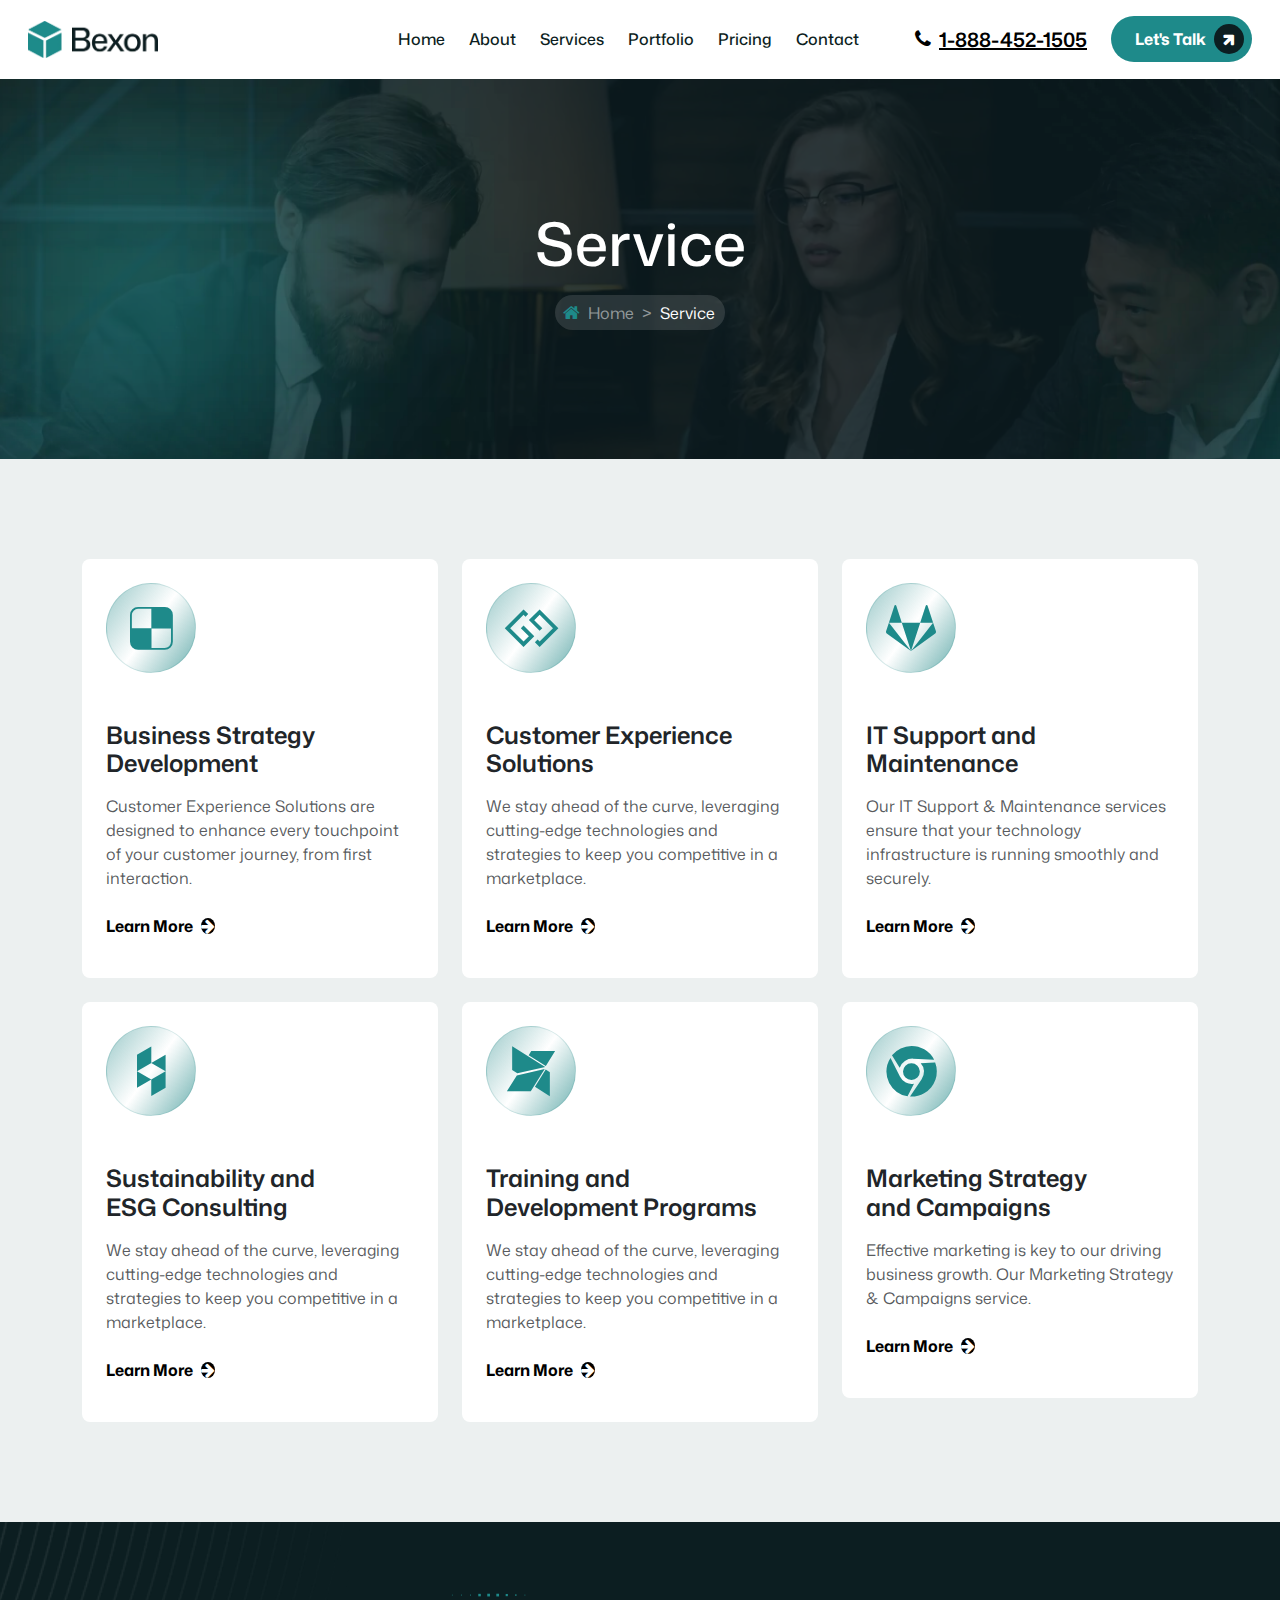
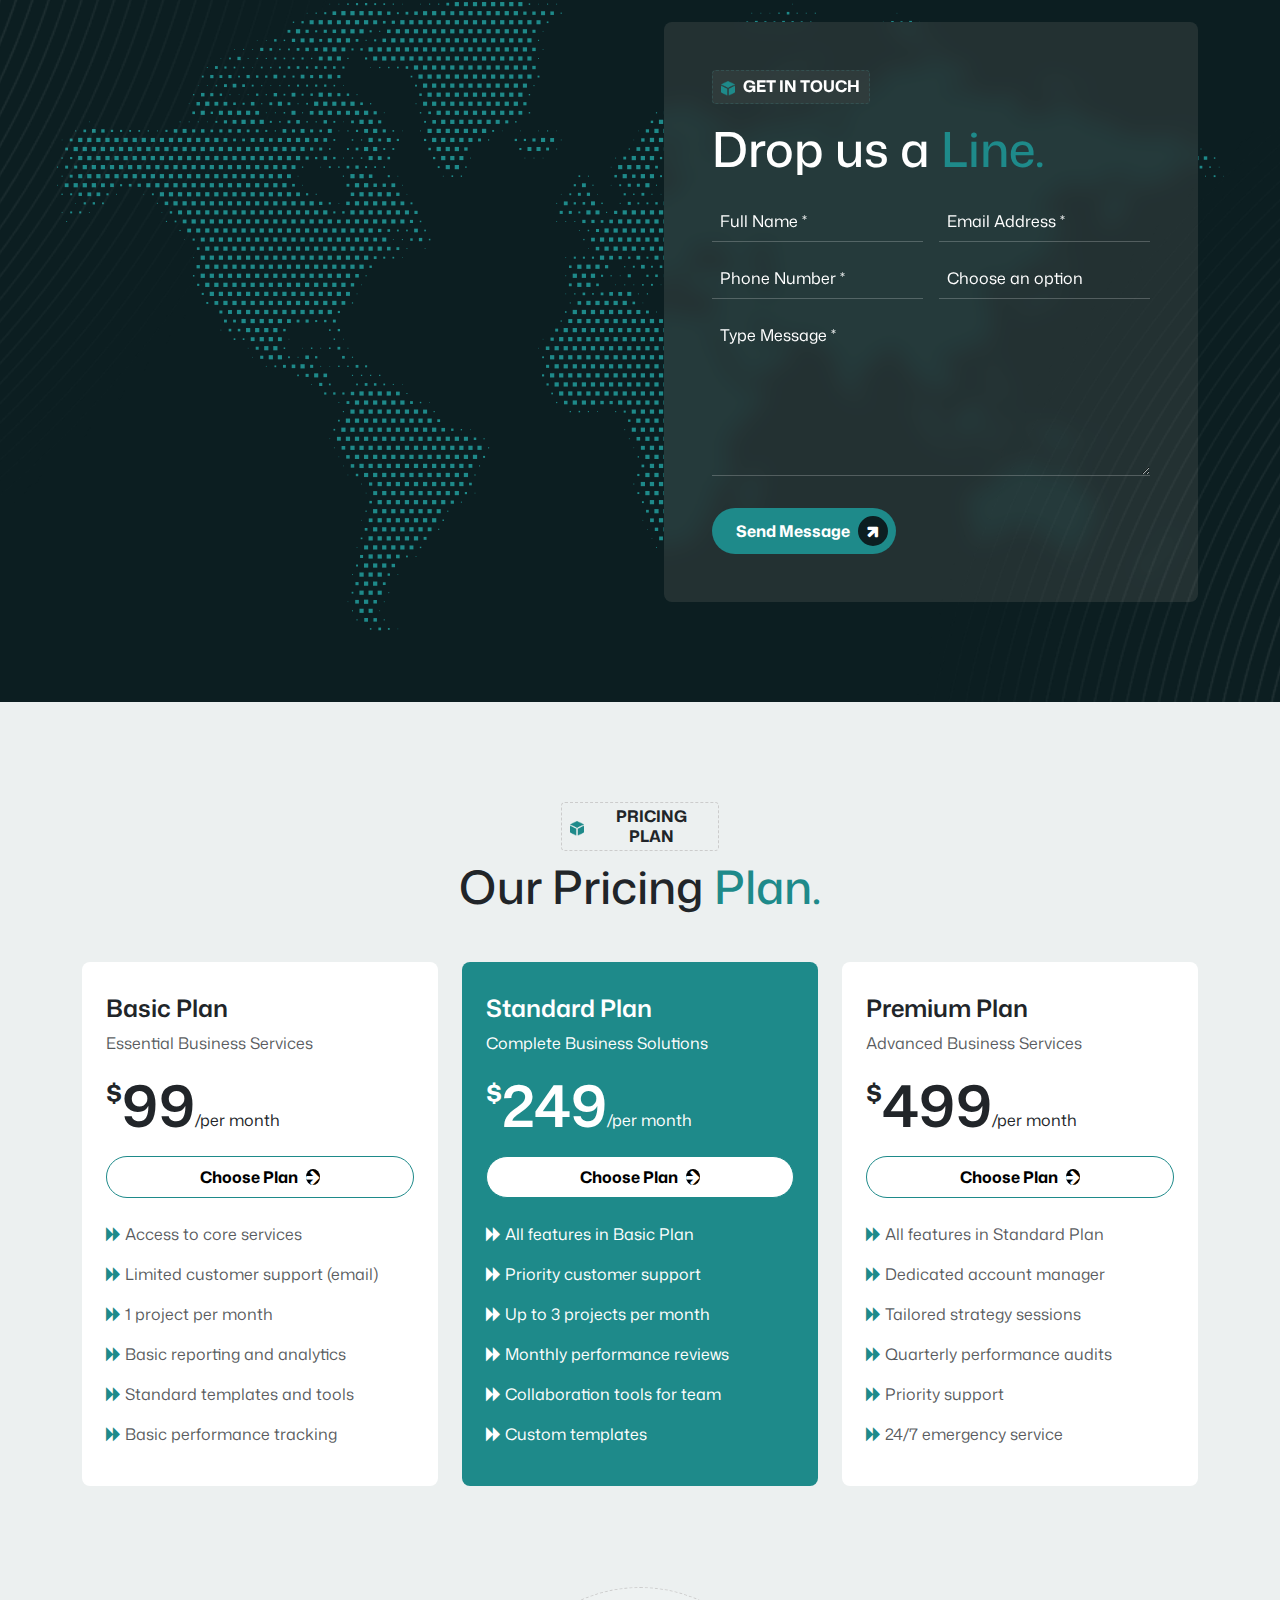
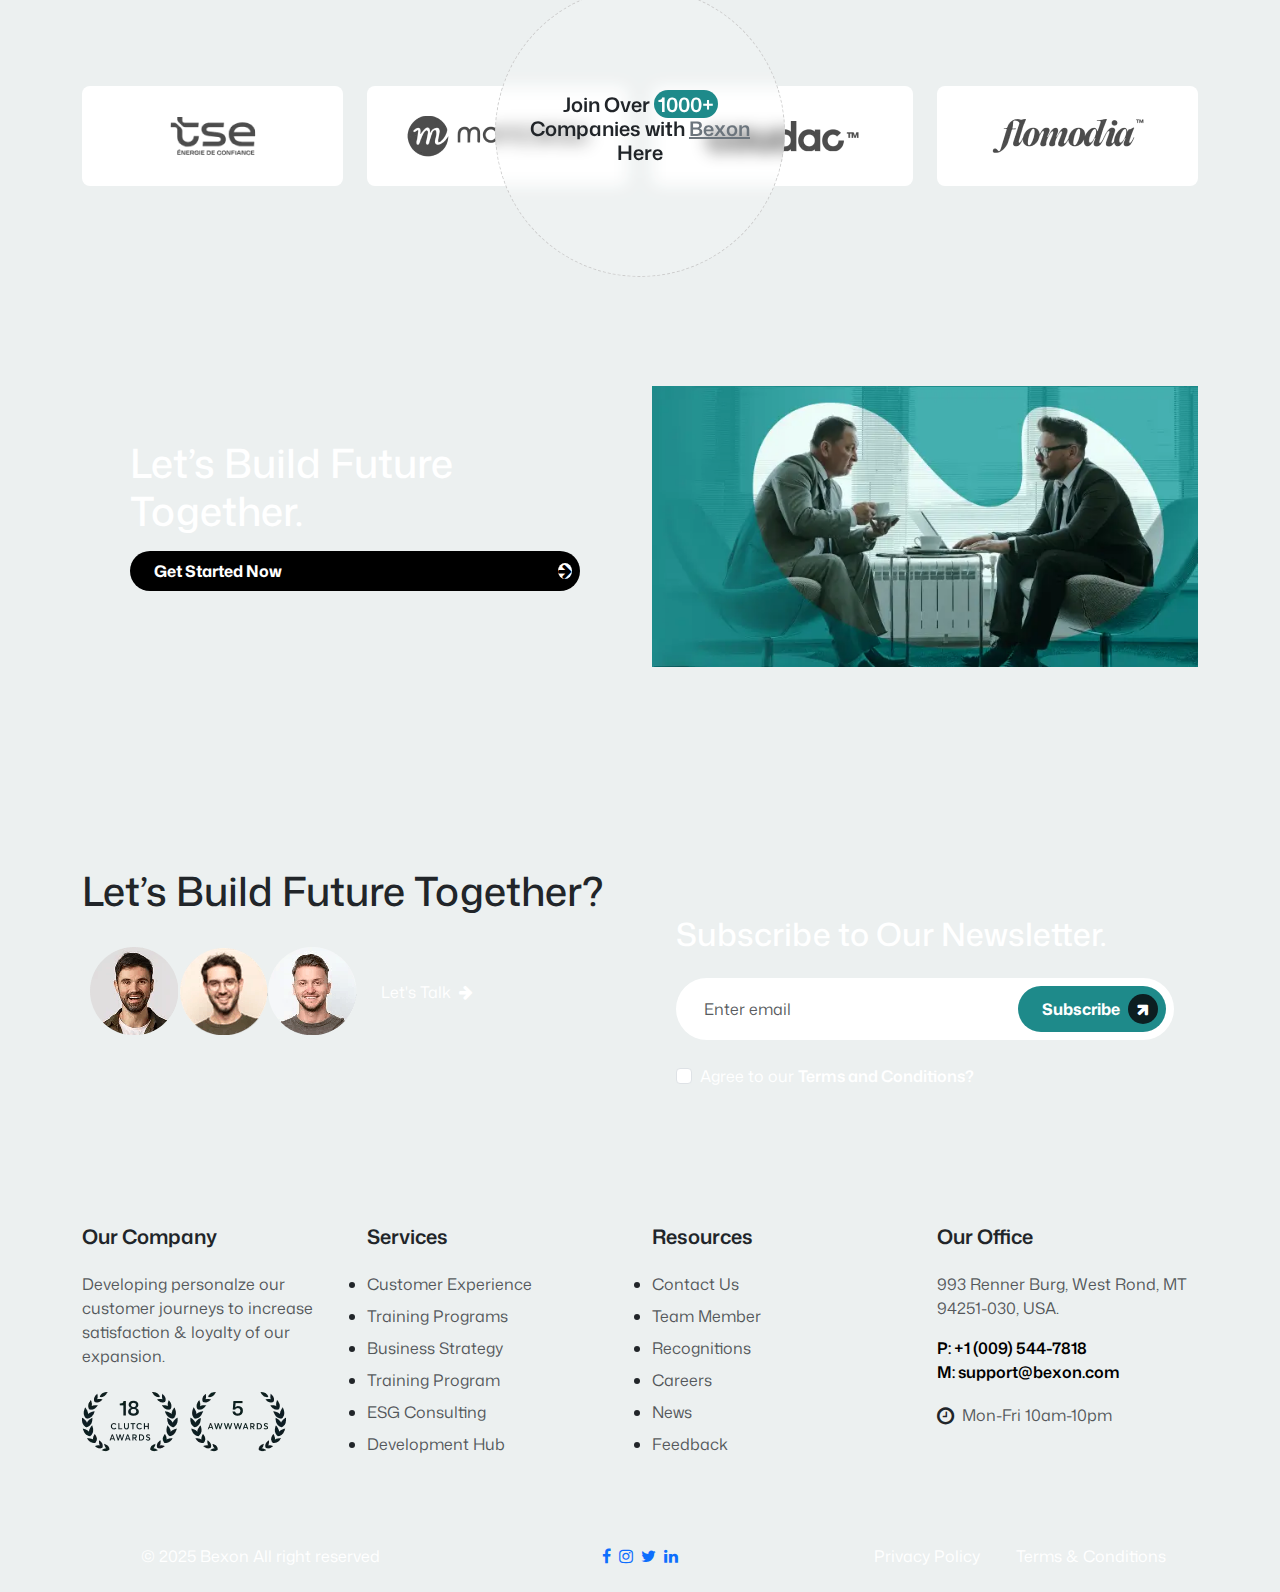
<file: service.html>
<!DOCTYPE html>
<html lang="en">
<head>
    <meta charset="UTF-8">
    <meta name="viewport" content="width=device-width, initial-scale=1.0">
    <title>Bexon - Service</title>
    <!-- Icons -->
    <link rel="stylesheet" href="https://cdnjs.cloudflare.com/ajax/libs/font-awesome/4.7.0/css/font-awesome.css"
        integrity="sha512-5A8nwdMOWrSz20fDsjczgUidUBR8liPYU+WymTZP1lmY9G6Oc7HlZv156XqnsgNUzTyMefFTcsFH/tnJE/+xBg=="
        crossorigin="anonymous" referrerpolicy="no-referrer" />
    <link rel="icon" type="png" href="images/tab_icon.png">
    <!-- Font -->
    <link href="https://fonts.googleapis.com/css2?family=Mona+Sans:ital,wght@0,200..900;1,200..900&display=swap"
        rel="stylesheet">
    <!-- CSS -->
    <link rel="stylesheet" href="https://cdn.jsdelivr.net/npm/bootstrap@5.3.8/dist/css/bootstrap.min.css">
    <link rel="stylesheet" href="css/service.css">
    <link rel="stylesheet" href="css/master.css">
</head>
<body>
    <!-- Navigation Start -->
    <nav class="navbar p-3 navbar-expand-lg bg-white navbar-dark">
        <div class="container-fluid">
            <a class="navbar-brand" href="#"><img src="images/nav_logo.png" alt=""></a>
            <button class="navbar-toggler shadow-none border-0" type="button" data-bs-toggle="collapse"
                data-bs-target="#navbarNavAltMarkup" aria-controls="navbarNavAltMarkup" aria-expanded="false"
                aria-label="Toggle navigation">
                <span class="navbar-toggler-icon"></span>
            </button>
            <div class="collapse navbar-collapse justify-content-end" id="navbarNavAltMarkup">
                <div class="navbar-nav p-lg-0 py-3 align-items-lg-center align-items-start">
                    <a class="nav-link me-2 mb-lg-0 mb-2 border_bottom" href="index.html">Home</a>
                    <a class="nav-link me-2 mb-lg-0 mb-2 border_bottom" href="about.html">About</a>
                    <a class="nav-link me-2 mb-lg-0 mb-2 border_bottom" href="#">Services</a>
                    <a class="nav-link me-2 mb-lg-0 mb-2 border_bottom" href="#project">Portfolio</a>
                    <a class="nav-link me-2 mb-lg-0 mb-2 border_bottom" href="pricing.html">Pricing</a>
                    <a class="nav-link me-lg-5 me-0 mb-lg-0 mb-4" href="#contact">Contact</a>
                    <span class="d-flex align-items-center text-black fs-5 me-lg-4 me-0 mb-lg-0 mb-3"><i
                            class="fa fa-phone me-2" aria-hidden="true"></i><a href="#contact"
                            class="text-black fw-semibold">1-888-452-1505</a></span>
                    <a href="#contact"
                        class="btn_one rounded-5 fw-bold ps-4 pe-2 py-2 text-decoration-none text-white d-flex align-items-center">Let's
                        Talk <span class="icon rounded-circle ms-2 d-flex align-items-center justify-content-center"><i
                                class="fa fa-arrow-right" aria-hidden="true"></i></span></a>
                </div>
            </div>
        </div>
    </nav>
    <!-- Navigation End -->


    <!-- Header Start -->
    <header>
        <div class="wrapper">
            <div class="images">
                <div class="one"><img src="images/pricing/bg/header.webp" alt=""></div>
                <div class="two"><img src="images/pricing/bg/header_overlay.webp" alt=""></div>
            </div>
            <div class="texts d-flex align-items-center justify-content-center">
                <div class="text_wrapper">
                    <h1 class="text-white mb-lg-3 mb-md-3 mb-2">Service</h1>
                    <div class="tag rounded-5 py-1 px-2 d-flex align-items-center mx-auto">
                        <div class="icon"><i class="fa fa-home" aria-hidden="true"></i></div>
                        <p class="mb-0 ms-2 text-white-50">Home</p>
                        <p class="mb-0 mx-2 text-white-50">></p>
                        <p class="text-white mb-0">Service</p>
                    </div>
                </div>
            </div>
        </div>
    </header>
    <!-- Header End -->


    <!-- Services Start -->
    <section class="service">
        <div class="container">
            <div class="row g-lg-4 g-md-4 g-3">
                <div class="col-lg-4 col-md-6">
                    <div class="item rounded-3 p-4 bg-white">
                        <div class="icon_top mb-5 rounded-circle d-flex align-items-center justify-content-center"><i class="fa fa-delicious" aria-hidden="true"></i></div>
                        <h4 class="fw-semibold mb-3 me-5">Business Strategy Development</h4>
                        <p class="text-muted mb-4">Customer Experience Solutions are designed to enhance every touchpoint of your customer journey, from first interaction.</p>
                        <a href="#"
                            class="btn_three mb-3 rounded-5 fw-bold text-decoration-none text-black d-flex align-items-center">Learn More <span class="icon bg-black rounded-circle ms-2 d-flex align-items-center justify-content-center"><i
                                    class="fa fa-arrow-right text-white" aria-hidden="true"></i></span></a>
                    </div>
                </div>
                <div class="col-lg-4 col-md-6">
                    <div class="item rounded-3 p-4 bg-white">
                        <div class="icon_top mb-5 rounded-circle d-flex align-items-center justify-content-center"><i class="fa fa-gg" aria-hidden="true"></i></div>
                        <h4 class="fw-semibold mb-3 me-5">Customer Experience Solutions</h4>
                        <p class="text-muted mb-4">We stay ahead of the curve, leveraging cutting-edge technologies and strategies to keep you competitive in a marketplace.</p>
                        <a href="#"
                            class="btn_three mb-3 rounded-5 fw-bold text-decoration-none text-black d-flex align-items-center">Learn More <span class="icon bg-black rounded-circle ms-2 d-flex align-items-center justify-content-center"><i
                                    class="fa fa-arrow-right text-white" aria-hidden="true"></i></span></a>
                    </div>
                </div>
                <div class="col-lg-4 col-md-6">
                    <div class="item rounded-3 p-4 bg-white">
                        <div class="icon_top mb-5 rounded-circle d-flex align-items-center justify-content-center"><i class="fa fa-gitlab" aria-hidden="true"></i></div>
                        <h4 class="fw-semibold mb-3 me-5">IT Support and Maintenance</h4>
                        <p class="text-muted mb-4">Our IT Support & Maintenance services ensure that your technology infrastructure is running smoothly and securely.</p>
                        <a href="#"
                            class="btn_three mb-3 rounded-5 fw-bold text-decoration-none text-black d-flex align-items-center">Learn More <span class="icon bg-black rounded-circle ms-2 d-flex align-items-center justify-content-center"><i
                                    class="fa fa-arrow-right text-white" aria-hidden="true"></i></span></a>
                    </div>
                </div>
                <div class="col-lg-4 col-md-6">
                    <div class="item rounded-3 p-4 bg-white">
                        <div class="icon_top mb-5 rounded-circle d-flex align-items-center justify-content-center"><i class="fa fa-houzz" aria-hidden="true"></i></div>
                        <h4 class="fw-semibold mb-3 me-5">Sustainability and ESG Consulting</h4>
                        <p class="text-muted mb-4">We stay ahead of the curve, leveraging cutting-edge technologies and strategies to keep you competitive in a marketplace.</p>
                        <a href="#"
                            class="btn_three mb-3 rounded-5 fw-bold text-decoration-none text-black d-flex align-items-center">Learn More <span class="icon bg-black rounded-circle ms-2 d-flex align-items-center justify-content-center"><i
                                    class="fa fa-arrow-right text-white" aria-hidden="true"></i></span></a>
                    </div>
                </div>
                <div class="col-lg-4 col-md-6">
                    <div class="item rounded-3 p-4 bg-white">
                        <div class="icon_top mb-5 rounded-circle d-flex align-items-center justify-content-center"><i class="fa fa-modx" aria-hidden="true"></i></div>
                        <h4 class="fw-semibold mb-3 me-4">Training and Development Programs</h4>
                        <p class="text-muted mb-4">We stay ahead of the curve, leveraging cutting-edge technologies and strategies to keep you competitive in a marketplace.</p>
                        <a href="#"
                            class="btn_three mb-3 rounded-5 fw-bold text-decoration-none text-black d-flex align-items-center">Learn More <span class="icon bg-black rounded-circle ms-2 d-flex align-items-center justify-content-center"><i
                                    class="fa fa-arrow-right text-white" aria-hidden="true"></i></span></a>
                    </div>
                </div>
                <div class="col-lg-4 col-md-6">
                    <div class="item rounded-3 p-4 bg-white">
                        <div class="icon_top mb-5 rounded-circle d-flex align-items-center justify-content-center"><i class="fa fa-chrome" aria-hidden="true"></i></div>
                        <h4 class="fw-semibold mb-3 me-5">Marketing Strategy and Campaigns</h4>
                        <p class="text-muted mb-4">Effective marketing is key to our driving business growth. Our Marketing Strategy & Campaigns service.</p>
                        <a href="#"
                            class="btn_three mb-3 rounded-5 fw-bold text-decoration-none text-black d-flex align-items-center">Learn More <span class="icon bg-black rounded-circle ms-2 d-flex align-items-center justify-content-center"><i
                                    class="fa fa-arrow-right text-white" aria-hidden="true"></i></span></a>
                    </div>
                </div>
            </div>
        </div>
    </section>
    <!-- Services End -->


    <!-- Contact Start -->
    <section class="contact">
        <div class="container">
            <div class="row gy-5 gx-lg-5 gx-0 justify-content-end">
                <div class="col-lg-6">
                    <div class="wrapper rounded-3 p-lg-5 p-md-5 p-4">
                        <div class="headline mb-4">
                            <div class="wrapper rounded-1 mb-lg-3 mb-md-3 mb-2 py-1 px-2 d-flex align-items-center">
                                <div class="image me-2"><img src="images/tab_icon.png" alt=""></div>
                                <h6 class="fw-bold text-white mb-0">GET IN TOUCH</h6>
                            </div>
                            <h1 class="text-white">Drop us a <span class="green">Line.</span></h1>
                        </div>
                        <form>
                            <div class="row g-3">
                                <div class="col-lg-6">
                                    <div class="input_group">
                                        <input type="text" class="rounded-0 p-2 form-control" placeholder="Full Name *">
                                    </div>
                                </div>
                                <div class="col-lg-6">
                                    <div class="input_group">
                                        <input type="text" class="rounded-0 p-2 form-control" placeholder="Email Address *">
                                    </div>
                                </div>
                                <div class="col-lg-6">
                                    <div class="input_group">
                                        <input type="tel" class="rounded-0 p-2 form-control" placeholder="Phone Number *">
                                    </div>
                                </div>
                                <div class="col-lg-6">
                                    <div class="input_group">
                                        <input type="text" class="rounded-0 p-2 form-control" placeholder="Choose an option">
                                    </div>
                                </div>
                                <div class="col-lg-12">
                                    <div class="input_group mb-3">
                                        <textarea name="" id="" class="rounded-0 form-control p-2" rows="6" placeholder="Type Message *"></textarea>
                                    </div>
                                </div>
                                <div class="col-lg-12">
                                    <button class="rounded-5 border-0"><a href="#"
                                            class="btn_one mb-lg-0 mb-md-0 mb-2 rounded-5 fw-bold ps-4 pe-2 py-2 text-decoration-none text-white d-flex align-items-center">Send
                                            Message <span class="icon rounded-circle ms-2 d-flex align-items-center justify-content-center"><i
                                                    class="fa fa-arrow-right" aria-hidden="true"></i></span></a></button>
                                </div>
                            </div>
                        </form>
                    </div>
                </div>
            </div>
            <div class="one"><img src="images/banner/1.svg" class="img-fluid" alt=""></div>
            <div class="two"><img src="images/banner/2.svg" class="img-fluid" alt=""></div>
        </div>
    </section>
    <!-- Contact End -->


    <!-- Pricing Start -->
    <section class="pricing">
        <div class="container">
            <div class="headline text-center">
                <div class="wrapper mx-auto rounded-1 mb-2 py-1 px-2 d-flex align-items-center">
                    <div class="image me-2"><img src="images/tab_icon.png" alt=""></div>
                    <h6 class="fw-bold mb-0">PRICING PLAN</h6>
                </div>
                <h1 class="mx-auto mb-lg-5 mb-md-5 mb-4">Our Pricing <span class="green">Plan.</span></h1>
            </div>
            <div class="row g-lg-4 g-md-4 g-3">
                <div class="col-lg-4 col-md-6">
                    <div class="item rounded-3 bg-white p-4">
                        <h4 class="fw-semibold mt-2">Basic Plan</h4>
                        <p class="text-muted">Essential Business Services</p>
                        <div class="price d-flex align-items-end">
                            <div>
                                <div class="d-flex align-items-center">
                                    <h4 class="fw-bold mb-4">$</h4>
                                    <h2 class="fw-semibold mb-0">99</h2>
                                </div>
                            </div>
                            <p class="mb-2">/per month</p>
                        </div>
                        <a href="#"
                            class="mt-3 mb-4 btn_three bg-white rounded-5 fw-bold px-4 py-2 text-decoration-none text-black d-flex align-items-center justify-content-center">Choose
                            Plan <span
                                class="icon bg-black rounded-circle ms-2 d-flex align-items-center justify-content-center"><i
                                    class="fa fa-arrow-right text-white" aria-hidden="true"></i></span></a>
                        <ul class="benefits ps-0">
                            <li class="text-muted mb-3"><i class="fa fa-forward" aria-hidden="true"></i> Access to core
                                services</li>
                            <li class="text-muted mb-3"><i class="fa fa-forward" aria-hidden="true"></i> Limited customer
                                support (email)</li>
                            <li class="text-muted mb-3"><i class="fa fa-forward" aria-hidden="true"></i> 1 project per month
                            </li>
                            <li class="text-muted mb-3"><i class="fa fa-forward" aria-hidden="true"></i> Basic reporting and
                                analytics</li>
                            <li class="text-muted mb-3"><i class="fa fa-forward" aria-hidden="true"></i> Standard templates
                                and tools</li>
                            <li class="text-muted "><i class="fa fa-forward" aria-hidden="true"></i> Basic performance
                                tracking</li>
                        </ul>
                    </div>
                </div>
                <div class="col-lg-4 col-md-6">
                    <div class="item_standard rounded-3 p-4">
                        <h4 class="fw-semibold mt-2 text-white">Standard Plan</h4>
                        <p class="text-white">Complete Business Solutions</p>
                        <div class="price d-flex align-items-end">
                            <div>
                                <div class="d-flex align-items-center">
                                    <h4 class="fw-bold text-white mb-4">$</h4>
                                    <h2 class="fw-semibold text-white mb-0">249</h2>
                                </div>
                            </div>
                            <p class="mb-2 text-white">/per month</p>
                        </div>
                        <a href="#"
                            class="mt-3 mb-4 btn_three bg-white rounded-5 fw-bold px-4 py-2 text-decoration-none text-black d-flex align-items-center justify-content-center">Choose
                            Plan <span
                                class="icon bg-black rounded-circle ms-2 d-flex align-items-center justify-content-center"><i
                                    class="fa fa-arrow-right text-white" aria-hidden="true"></i></span></a>
                        <ul class="benefits ps-0">
                            <li class="text-white mb-3"><i class="fa fa-forward" aria-hidden="true"></i> All features in
                                Basic Plan</li>
                            <li class="text-white mb-3"><i class="fa fa-forward" aria-hidden="true"></i> Priority customer
                                support</li>
                            <li class="text-white mb-3"><i class="fa fa-forward" aria-hidden="true"></i> Up to 3 projects
                                per month</li>
                            <li class="text-white mb-3"><i class="fa fa-forward" aria-hidden="true"></i> Monthly performance
                                reviews</li>
                            <li class="text-white mb-3"><i class="fa fa-forward" aria-hidden="true"></i> Collaboration tools
                                for team</li>
                            <li class="text-white"><i class="fa fa-forward" aria-hidden="true"></i> Custom templates</li>
                        </ul>
                    </div>
                </div>
                <div class="col-lg-4 col-md-6">
                    <div class="item rounded-3 bg-white p-4">
                        <h4 class="fw-semibold mt-2">Premium Plan</h4>
                        <p class="text-muted">Advanced Business Services</p>
                        <div class="price d-flex align-items-end">
                            <div>
                                <div class="d-flex align-items-center">
                                    <h4 class="fw-bold mb-4">$</h4>
                                    <h2 class="fw-semibold mb-0">499</h2>
                                </div>
                            </div>
                            <p class="mb-2">/per month</p>
                        </div>
                        <a href="#"
                            class="mt-3 mb-4 btn_three bg-white rounded-5 fw-bold px-4 py-2 text-decoration-none text-black d-flex align-items-center justify-content-center">Choose
                            Plan <span
                                class="icon bg-black rounded-circle ms-2 d-flex align-items-center justify-content-center"><i
                                    class="fa fa-arrow-right text-white" aria-hidden="true"></i></span></a>
                        <ul class="benefits ps-0">
                            <li class="text-muted mb-3"><i class="fa fa-forward" aria-hidden="true"></i> All features in
                                Standard Plan</li>
                            <li class="text-muted mb-3"><i class="fa fa-forward" aria-hidden="true"></i> Dedicated account
                                manager</li>
                            <li class="text-muted mb-3"><i class="fa fa-forward" aria-hidden="true"></i> Tailored strategy
                                sessions</li>
                            <li class="text-muted mb-3"><i class="fa fa-forward" aria-hidden="true"></i> Quarterly
                                performance audits</li>
                            <li class="text-muted mb-3"><i class="fa fa-forward" aria-hidden="true"></i> Priority support
                            </li>
                            <li class="text-muted"><i class="fa fa-forward" aria-hidden="true"></i> 24/7 emergency service
                            </li>
                        </ul>
                    </div>
                </div>
            </div>
        </div>
    </section>
    <!-- Pricing End -->


    <!-- Logos Start -->
    <section class="logos">
        <div class="container">
            <div class="wrapper">
                <div class="row g-4">
                    <div class="col-lg-3 col-md-6">
                        <div class="item d-flex align-items-center justify-content-center bg-white rounded-3 p-4">
                            <div class="image text-center"><img src="images/logos/1.webp" alt=""></div>
                        </div>
                    </div>
                    <div class="col-lg-3 col-md-6">
                        <div class="item d-flex align-items-center justify-content-center bg-white rounded-3 p-4">
                            <div class="image text-center"><img src="images/logos/2.webp" alt=""></div>
                        </div>
                    </div>
                    <div class="col-lg-3 col-md-6">
                        <div class="item d-flex align-items-center justify-content-center bg-white rounded-3 p-4">
                            <div class="image text-center"><img src="images/logos/3.webp" alt=""></div>
                        </div>
                    </div>
                    <div class="col-lg-3 col-md-6">
                        <div class="item d-flex align-items-center justify-content-center bg-white rounded-3 p-4">
                            <div class="image text-center"><img src="images/logos/4.webp" alt=""></div>
                        </div>
                    </div>
                </div>
                <div class="company d-flex align-items-center mt-2">
                    <div class="wrapper rounded-circle mx-auto d-flex align-items-center justify-content-center">
                        <h5 class="fw-semibold text-center">Join Over <span class="rounded-5 green text-white">1000+</span>
                            Companies with <span class="text-secondary text-decoration-underline">Bexon</span> Here</h5>
                    </div>
                </div>
            </div>
        </div>
    </section>
    <!-- Logos End -->


    <!-- CTA Start -->
    <section class="cta">
        <div class="container">
            <div class="wrapper rounded-4">
                <div class="row align-items-center justify-content-center">
                    <div class="col-lg-6">
                        <div class="px-lg-5 px-md-5 px-4 py-4">
                            <h1 class="text-white">Let’s Build Future Together.</h1>
                            <a href="#"
                                class="mt-3 mb-4 btn_six bg-black rounded-5 fw-bold ps-4 p-2 text-decoration-none text-white d-flex align-items-center justify-content-between">Get
                                Started Now <span
                                    class="icon bg-white rounded-circle ms-2 d-flex align-items-center justify-content-center"><i
                                        class="fa fa-arrow-right text-black" aria-hidden="true"></i></span></a>
                        </div>
                    </div>
                    <div class="col-lg-6">
                        <div class="image text-end"><img src="images/pricing/cta.webp" class="img-fluid" alt=""></div>
                    </div>
                </div>
            </div>
        </div>
    </section>
    <!-- CTA End -->
    
    
    <!-- Footer Start -->
    <footer>
        <div class="container">
            <div class="row gy-5">
                <div class="col-lg-6 col-md-5">
                    <h1 class="mb-4">Let’s Build Future Together?</h1>
                    <a href="#" class="btn_five rounded-5 d-flex align-items-center text-white text-decoration-none p-2">
                        <div class="customer d-flex align-items-center">
                            <div class="d-flex align-items-center">
                                <div class="client rounded-circle"><img src="images/team/1.png" class="rounded-5" alt="">
                                </div>
                            </div>
                            <div class="d-flex align-items-center">
                                <div class="client rounded-circle"><img src="images/team/2.png" class="rounded-5" alt="">
                                </div>
                            </div>
                            <div class="d-flex align-items-center">
                                <div class="client rounded-circle"><img src="images/team/3.png" class="rounded-5" alt="">
                                </div>
                            </div>
                        </div>
                        <p class="mb-0 ms-4">Let's Talk</p>
                        <div class="icon rounded-circle ms-2 d-flex align-items-center justify-content-center"><i
                                class="fa fa-arrow-right" aria-hidden="true"></i></div>
                    </a>
                </div>
                <div class="col-lg-6 col-md-7">
                    <div class="newsletter rounded-4 pt-5 pb-4 px-4">
                        <h2 class="text-white mb-4">Subscribe to Our Newsletter.</h2>
                        <form class="mb-4">
                            <div
                                class="input_group rounded-5 ps-3 pe-2 py-2 d-flex justify-content-between align-items-center bg-white">
                                <input type="email" class="form-control border-0" placeholder="Enter email">
                                <a href="#"
                                    class="btn_one rounded-5 fw-bold ps-4 pe-2 py-2 text-decoration-none text-white d-flex align-items-center">Subscribe
                                    <span
                                        class="icon rounded-circle ms-2 d-flex align-items-center justify-content-center"><i
                                            class="fa fa-arrow-right" aria-hidden="true"></i></span></a>
                            </div>
                        </form>
                        <div class="form-check text-white mb-3">
                            <input class="form-check-input" type="checkbox" value="" id="checkDefault">
                            <label class="form-check-label" for="checkDefault">
                                Agree to our <a href="#" class="text-white text-decoration-none fw-semibold">Terms and
                                    Conditions?</a>
                            </label>
                        </div>
                    </div>
                </div>
                <div class="col-lg-3 col-md-6">
                    <h5 class="fw-semibold mt-lg-5 mt-3 mb-4">Our Company</h5>
                    <p class="text-muted mb-4">Developing personalze our customer journeys to increase satisfaction &
                        loyalty of our expansion.</p>
                    <div class="images">
                        <img src="images/award-logo-1.webp" class="img-fluid me-2" alt="">
                        <img src="images/award-logo-2.webp" class="img-fluid" alt="">
                    </div>
                </div>
                <div class="col-lg-3 col-md-6">
                    <h5 class="fw-semibold mt-lg-5 mt-3 mb-4">Services</h5>
                    <ul class="ps-0">
                        <li class="mb-2"><a href="#" class="text-muted text-decoration-none">Customer Experience</a></li>
                        <li class="mb-2"><a href="#" class="text-muted text-decoration-none">Training Programs</a></li>
                        <li class="mb-2"><a href="#" class="text-muted text-decoration-none">Business Strategy</a></li>
                        <li class="mb-2"><a href="#" class="text-muted text-decoration-none">Training Program</a></li>
                        <li class="mb-2"><a href="#" class="text-muted text-decoration-none">ESG Consulting</a></li>
                        <li><a href="#" class="text-muted text-decoration-none">Development Hub</a></li>
                    </ul>
                </div>
                <div class="col-lg-3 col-md-6">
                    <h5 class="fw-semibold mt-lg-5 mt-3 mb-4">Resources</h5>
                    <ul class="ps-0">
                        <li class="mb-2"><a href="#" class="text-muted text-decoration-none">Contact Us</a></li>
                        <li class="mb-2"><a href="#" class="text-muted text-decoration-none">Team Member</a></li>
                        <li class="mb-2"><a href="#" class="text-muted text-decoration-none">Recognitions</a></li>
                        <li class="mb-2"><a href="#" class="text-muted text-decoration-none">Careers</a></li>
                        <li class="mb-2"><a href="#" class="text-muted text-decoration-none">News</a></li>
                        <li><a href="#" class="text-muted text-decoration-none">Feedback</a></li>
                    </ul>
                </div>
                <div class="col-lg-3 col-md-6">
                    <h5 class="fw-semibold mt-lg-5 mt-3 mb-4">Our Office</h5>
                    <p class="text-muted">993 Renner Burg, West Rond, MT 94251-030, USA.</p>
                    <div class="info"><a href="#" class="text-decoration-none text-black fw-semibold">P: +1 (009)
                            544-7818</a></div>
                    <div class="info mb-3"><a href="#" class="text-decoration-none text-black fw-semibold">M:
                            support@bexon.com</a></div>
                    <div class="time d-flex align-items-center">
                        <div class="icon fs-5 me-2"><i class="fa fa-clock-o" aria-hidden="true"></i></div>
                        <p class="text-muted mb-0">Mon-Fri 10am-10pm</p>
                    </div>
                </div>
            </div>
        </div>
        <div class="copyright mt-5 py-4">
            <div class="container">
                <div class="row g-4 justify-content-between text-center align-items-center">
                    <div class="col-lg-4 col-md-4">
                        <p class="text-white mb-0">© 2025 Bexon All right reserved</p>
                    </div>
                    <div class="col-lg-4 col-md-4">
                        <div class="social d-flex justify-content-center">
                            <a href="#"
                                class="icon me-2 text-decoration-none rounded-circle d-flex justify-content-center align-items-center"><i
                                    class="fa fa-facebook" aria-hidden="true"></i></a>
                            <a href="#"
                                class="icon me-2 text-decoration-none rounded-circle d-flex justify-content-center align-items-center"><i
                                    class="fa fa-instagram" aria-hidden="true"></i></a>
                            <a href="#"
                                class="icon me-2 text-decoration-none rounded-circle d-flex justify-content-center align-items-center"><i
                                    class="fa fa-twitter" aria-hidden="true"></i></a>
                            <a href="#"
                                class="icon text-decoration-none rounded-circle d-flex justify-content-center align-items-center"><i
                                    class="fa fa-linkedin" aria-hidden="true"></i></a>
                        </div>
                    </div>
                    <div class="col-lg-4 col-md-4">
                        <a href="#" class="text-decoration-none text-white policy border_right pe-3 me-3">Privacy Policy</a>
                        <a href="#" class="text-decoration-none text-white policy">Terms & Conditions</a>
                    </div>
                </div>
            </div>
        </div>
    </footer>
    <!-- Footer End -->
    
    
    <!-- Javascript -->
    <script src="https://cdn.jsdelivr.net/npm/bootstrap@5.3.8/dist/js/bootstrap.bundle.min.js"></script>
</body>
</html>
</file>
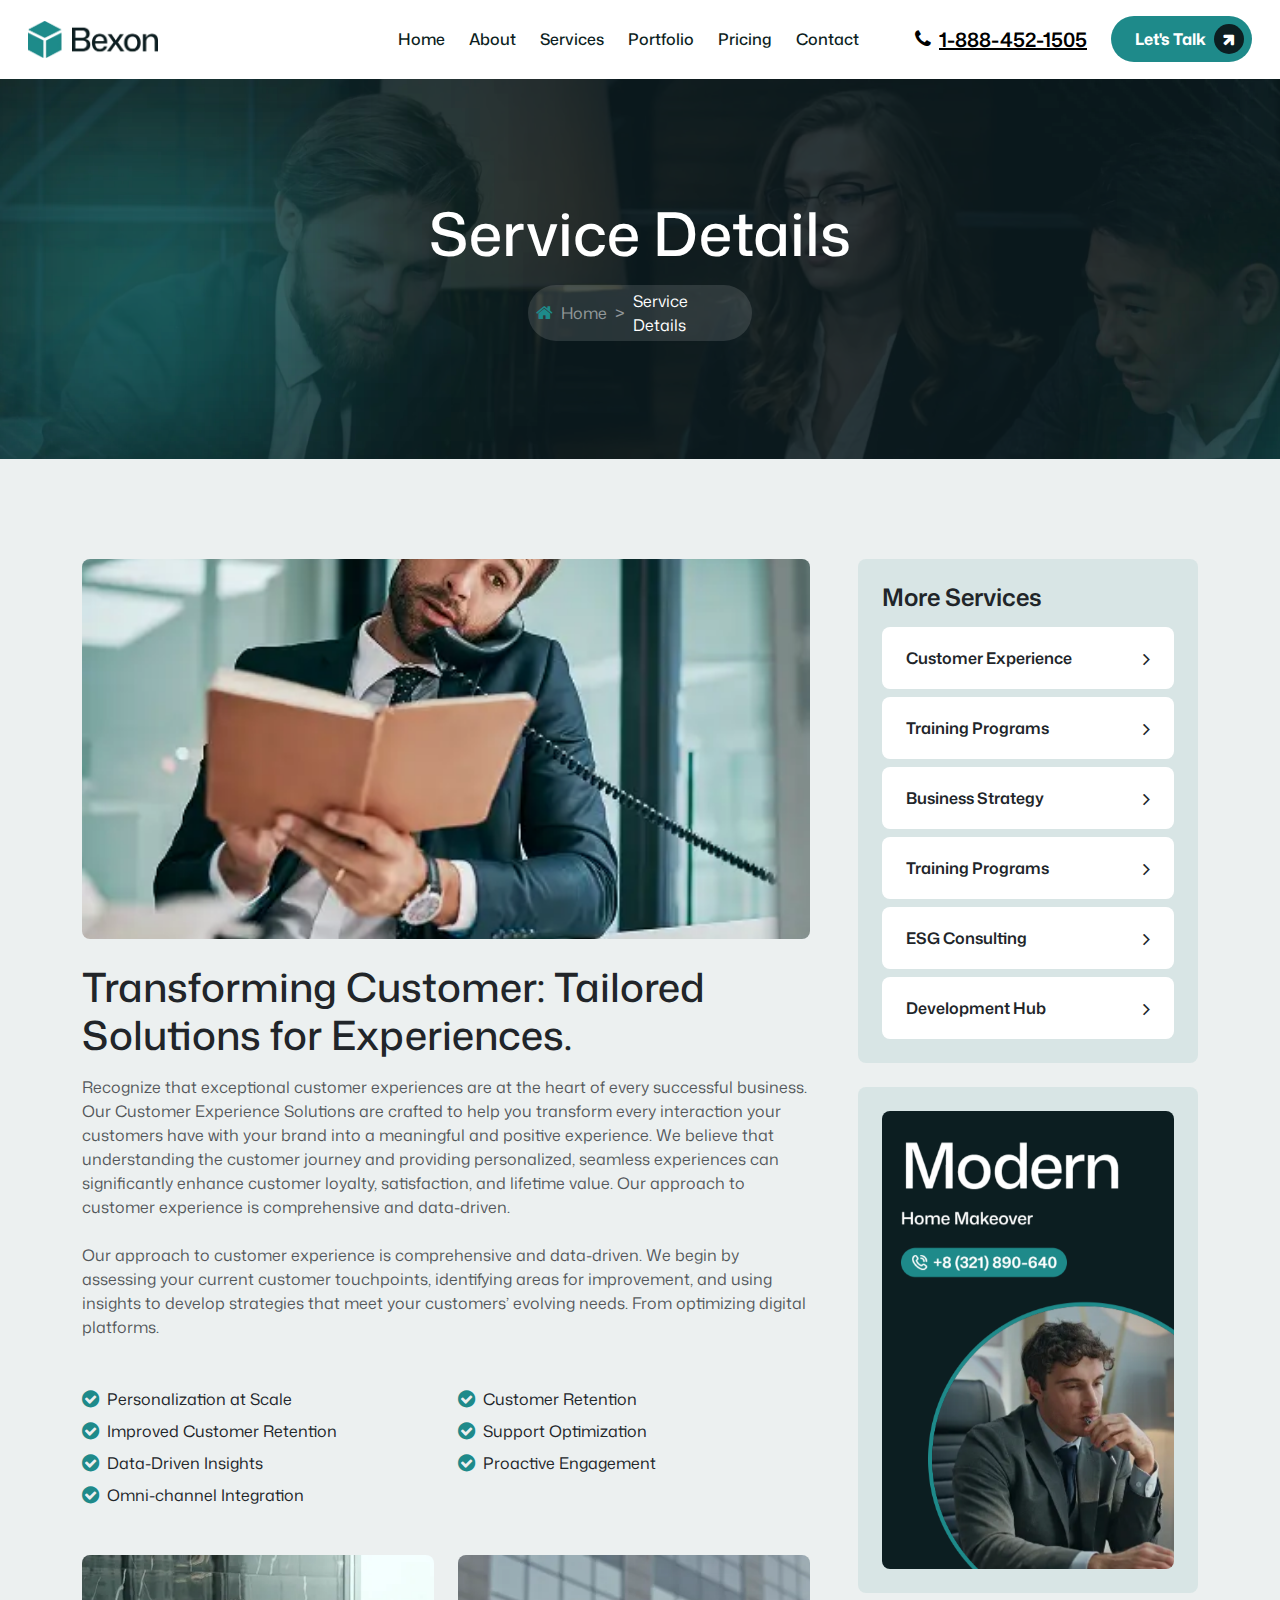
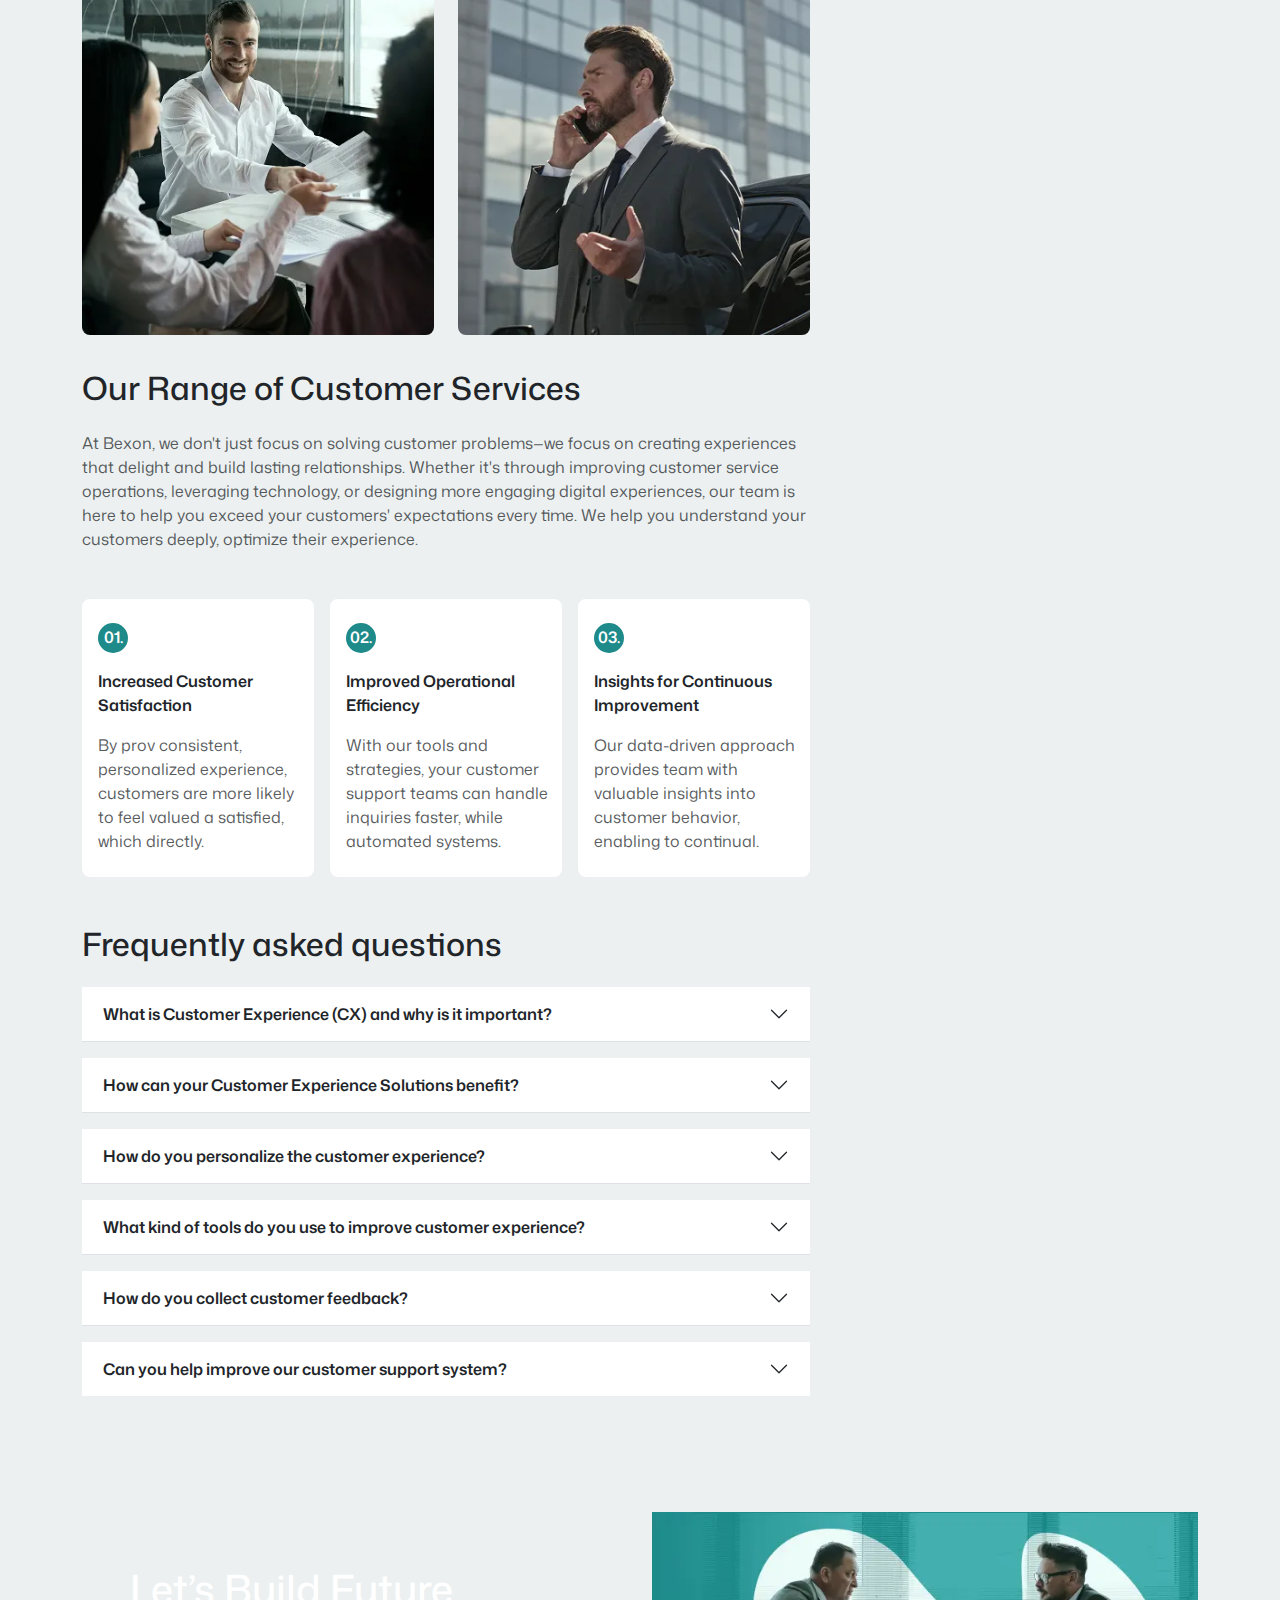
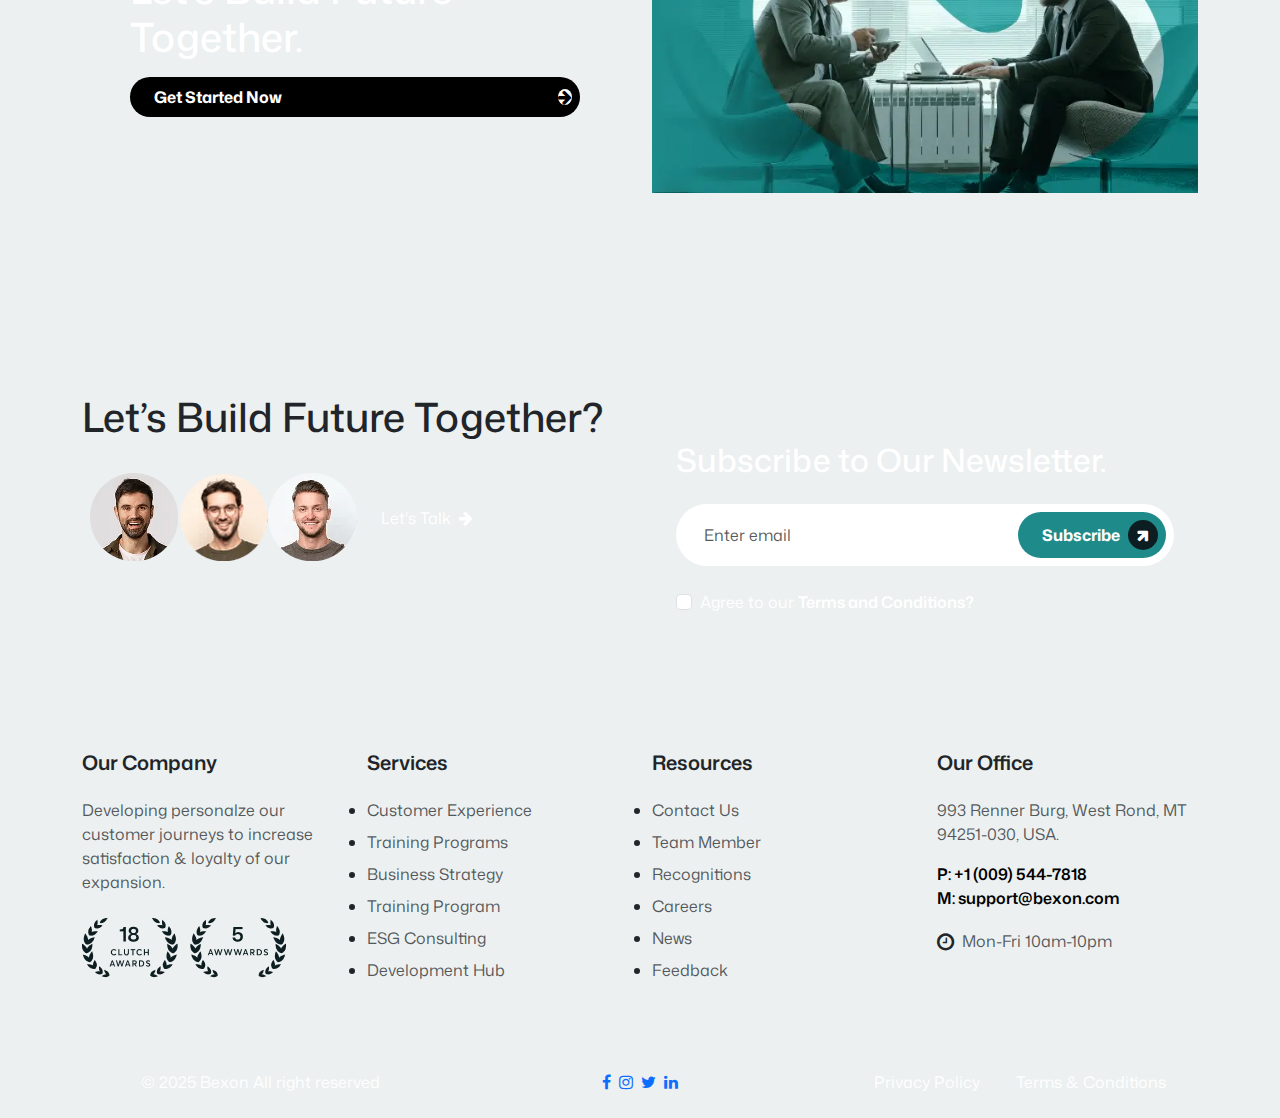
<file: service_details.html>
<!DOCTYPE html>
<html lang="en">
<head>
    <meta charset="UTF-8">
    <meta name="viewport" content="width=device-width, initial-scale=1">
    <title>Bexon - Service Details</title>
    <!-- Icons -->
    <link rel="stylesheet" href="https://cdnjs.cloudflare.com/ajax/libs/font-awesome/4.7.0/css/font-awesome.css"
        integrity="sha512-5A8nwdMOWrSz20fDsjczgUidUBR8liPYU+WymTZP1lmY9G6Oc7HlZv156XqnsgNUzTyMefFTcsFH/tnJE/+xBg=="
        crossorigin="anonymous" referrerpolicy="no-referrer" />
    <link rel="icon" type="png" href="images/tab_icon.png">
    <!-- Font -->
    <link href="https://fonts.googleapis.com/css2?family=Mona+Sans:ital,wght@0,200..900;1,200..900&display=swap"
        rel="stylesheet">
    <!-- CSS -->
    <link rel="stylesheet" href="https://cdn.jsdelivr.net/npm/bootstrap@5.3.8/dist/css/bootstrap.min.css">
    <link rel="stylesheet" href="css/service_details.css">
    <link rel="stylesheet" href="css/master.css">
</head>
<body>
    <!-- Navigation Start -->
    <nav class="navbar p-3 navbar-expand-lg bg-white navbar-dark">
        <div class="container-fluid">
            <a class="navbar-brand" href="#"><img src="images/nav_logo.png" alt=""></a>
            <button class="navbar-toggler shadow-none border-0" type="button" data-bs-toggle="collapse"
                data-bs-target="#navbarNavAltMarkup" aria-controls="navbarNavAltMarkup" aria-expanded="false"
                aria-label="Toggle navigation">
                <span class="navbar-toggler-icon"></span>
            </button>
            <div class="collapse navbar-collapse justify-content-end" id="navbarNavAltMarkup">
                <div class="navbar-nav p-lg-0 py-3 align-items-lg-center align-items-start">
                    <a class="nav-link me-2 mb-lg-0 mb-2 border_bottom" href="index.html">Home</a>
                    <a class="nav-link me-2 mb-lg-0 mb-2 border_bottom" href="about.html">About</a>
                    <a class="nav-link me-2 mb-lg-0 mb-2 border_bottom" href="service.html">Services</a>
                    <a class="nav-link me-2 mb-lg-0 mb-2 border_bottom" href="portfolio.html">Portfolio</a>
                    <a class="nav-link me-2 mb-lg-0 mb-2 border_bottom" href="pricing.html">Pricing</a>
                    <a class="nav-link me-lg-5 me-0 mb-lg-0 mb-4" href="contact.html">Contact</a>
                    <span class="d-flex align-items-center text-black fs-5 me-lg-4 me-0 mb-lg-0 mb-3"><i
                            class="fa fa-phone me-2" aria-hidden="true"></i><a href="contact.html"
                            class="text-black fw-semibold">1-888-452-1505</a></span>
                    <a href="contact.html"
                        class="btn_one rounded-5 fw-bold ps-4 pe-2 py-2 text-decoration-none text-white d-flex align-items-center">Let's
                        Talk <span class="icon rounded-circle ms-2 d-flex align-items-center justify-content-center"><i
                                class="fa fa-arrow-right" aria-hidden="true"></i></span></a>
                </div>
            </div>
        </div>
    </nav>
    <!-- Navigation End -->


    <!-- Header Start -->
    <header>
        <div class="wrapper">
            <div class="images">
                <div class="one"><img src="images/pricing/bg/header.webp" alt=""></div>
                <div class="two"><img src="images/pricing/bg/header_overlay.webp" alt=""></div>
            </div>
            <div class="texts d-flex align-items-center justify-content-center">
                <div class="text_wrapper">
                    <h1 class="text-white mb-lg-3 mb-md-3 mb-2 text-center">Service Details</h1>
                    <div class="tag rounded-5 py-1 px-2 d-flex align-items-center mx-auto">
                        <div class="icon"><i class="fa fa-home" aria-hidden="true"></i></div>
                        <p class="mb-0 ms-2 text-white-50">Home</p>
                        <p class="mb-0 mx-2 text-white-50">></p>
                        <p class="text-white mb-0">Service Details</p>
                    </div>
                </div>
            </div>
        </div>
    </header>
    <!-- Header End -->


    <!-- Service Details Start -->
    <section class="details">
        <div class="container">
            <div class="row g-lg-5 g-4">
                <div class="col-lg-8">
                    <div class="image mb-4"><img src="images/solution/2.webp" class="rounded-3" alt=""></div>
                    <h1 class="mb-3">Transforming Customer: Tailored Solutions for Experiences.</h1>
                    <p class="text-muted mb-4">
                        Recognize that exceptional customer experiences are at the heart of every successful business. Our Customer Experience
                        Solutions are crafted to help you transform every interaction your customers have with your brand into a meaningful and
                        positive experience. We believe that understanding the customer journey and providing personalized, seamless experiences
                        can significantly enhance customer loyalty, satisfaction, and lifetime value. Our approach to customer experience is
                        comprehensive and data-driven.
                    </p>
                    <p class="text-muted mb-5">
                        Our approach to customer experience is comprehensive and data-driven. We begin by assessing your current customer
                        touchpoints, identifying areas for improvement, and using insights to develop strategies that meet your customers’
                        evolving needs. From optimizing digital platforms.
                    </p>
                    <div class="row g-lg-4 g-md-4 g-0">
                        <div class="col-lg-6 col-md-6">
                            <ul class="list-unstyled ps-0 mb-lg-5 mb-md-5 mb-4">
                                <li class="d-flex align-items-center mb-2"><i class="fa fa-check-circle me-2 fs-5" aria-hidden="true"></i>
                                    Personalization at Scale</li>
                                <li class="d-flex align-items-center mb-2"><i class="fa fa-check-circle me-2 fs-5" aria-hidden="true"></i> Improved
                                    Customer Retention</li>
                                <li class="d-flex align-items-center mb-2"><i class="fa fa-check-circle me-2 fs-5" aria-hidden="true"></i>
                                    Data-Driven Insights</li>
                                <li class="d-flex align-items-center mb-2"><i class="fa fa-check-circle me-2 fs-5" aria-hidden="true"></i>
                                    Omni-channel Integration</li>
                            </ul>
                        </div>
                        <div class="col-lg-6 col-md-6">
                            <ul class="list-unstyled ps-0 mb-lg-4 mb-md-4 mb-5">
                                <li class="d-flex align-items-center mb-2"><i class="fa fa-check-circle me-2 fs-5" aria-hidden="true"></i>
                                    Customer Retention</li>
                                <li class="d-flex align-items-center mb-2"><i class="fa fa-check-circle me-2 fs-5" aria-hidden="true"></i> Support Optimization</li>
                                <li class="d-flex align-items-center mb-2"><i class="fa fa-check-circle me-2 fs-5" aria-hidden="true"></i>
                                    Proactive Engagement</li>
                            </ul>
                        </div>
                    </div>
                    <div class="row g-lg-4 g-md-4 g-3">
                        <div class="col-lg-6 col-md-6">
                            <div class="image"><img src="images/solution/4.webp" class="rounded-3 img-fluid" alt=""></div>
                        </div>
                        <div class="col-lg-6 col-md-6">
                            <div class="image"><img src="images/solution/5.webp" class="rounded-3 img-fluid" alt=""></div>
                        </div>
                    </div>
                    <h3>Our Range of Customer Services</h3>
                    <p class="text-muted mb-5">
                        At Bexon, we don't just focus on solving customer problems—we focus on creating experiences that delight and build
                        lasting relationships. Whether it's through improving customer service operations, leveraging technology, or designing
                        more engaging digital experiences, our team is here to help you exceed your customers' expectations every time. We help
                        you understand your customers deeply, optimize their experience.
                    </p>
                    <div class="row g-3">
                        <div class="col-lg-4 col-md-12">
                            <div class="item rounded-3 bg-white ps-3 pe-2 py-4">
                                <h5 class="fs-6 mb-3 fw-semibold rounded-circle text-white d-flex justify-content-center align-items-center">01.</h5>
                                <p class="fw-semibold">Increased Customer Satisfaction</p>
                                <p class="text-muted mb-0">By prov consistent, personalized experience, customers are more likely to feel valued a satisfied, which directly.</p>
                            </div>
                        </div>
                        <div class="col-lg-4 col-md-6">
                            <div class="item rounded-3 bg-white ps-3 pe-2 py-4">
                                <h5 class="fs-6 mb-3 fw-semibold rounded-circle text-white d-flex justify-content-center align-items-center">02.</h5>
                                <p class="fw-semibold me-2">Improved Operational Efficiency</p>
                                <p class="text-muted mb-0">With our tools and strategies, your customer support teams can handle inquiries faster, while automated systems.</p>
                            </div>
                        </div>
                        <div class="col-lg-4 col-md-6">
                            <div class="item rounded-3 bg-white ps-3 pe-2 py-4">
                                <h5 class="fs-6 mb-3 fw-semibold rounded-circle text-white d-flex justify-content-center align-items-center">03.</h5>
                                <p class="fw-semibold">Insights for Continuous Improvement</p>
                                <p class="text-muted mb-0">Our data-driven approach provides team with valuable insights into customer behavior, enabling to continual.</p>
                            </div>
                        </div>
                    </div>
                    <h3 class="mt-5">Frequently asked questions</h3>
                    <div class="accordion accordion-flush" id="accordionFlushExample">
                        <div class="accordion-item mb-3">
                            <h2 class="accordion-header">
                                <button class="accordion-button fw-semibold collapsed" type="button" data-bs-toggle="collapse"
                                    data-bs-target="#flush-collapseOne" aria-expanded="false" aria-controls="flush-collapseOne">
                                    What is Customer Experience (CX) and why is it important?
                                </button>
                            </h2>
                            <div id="flush-collapseOne" class="accordion-collapse collapse" data-bs-parent="#accordionFlushExample">
                                <div class="accordion-body">Customer Experience (CX) refers to the overall impression a customer has of a business based on their interactions
                                across various touchpoints—whether it’s a website visit, a customer support call, or an in-store purchase. It
                                encompasses everything from ease of navigation and service quality to emotional connection and brand perception.</div>
                            </div>
                        </div>
                        <div class="accordion-item mb-3">
                            <h2 class="accordion-header">
                                <button class="accordion-button fw-semibold collapsed" type="button" data-bs-toggle="collapse"
                                    data-bs-target="#flush-collapseTwo" aria-expanded="false" aria-controls="flush-collapseTwo">
                                    How can your Customer Experience Solutions benefit?
                                </button>
                            </h2>
                            <div id="flush-collapseTwo" class="accordion-collapse collapse" data-bs-parent="#accordionFlushExample">
                                <div class="accordion-body">Our solutions optimize every touchpoint of the customer journey, ensuring seamless, personalized, and meaningful
                                interactions. The benefits include improved customer satisfaction, higher retention rates, stronger brand loyalty, and
                                actionable insights to continuously improve your customer engagement strategies. We help integrate these channels so
                                customers feel valued.</div>
                            </div>
                        </div>
                        <div class="accordion-item mb-3">
                            <h2 class="accordion-header">
                                <button class="accordion-button fw-semibold collapsed" type="button" data-bs-toggle="collapse"
                                    data-bs-target="#flush-collapseThree" aria-expanded="false" aria-controls="flush-collapseThree">
                                    How do you personalize the customer experience?
                                </button>
                            </h2>
                            <div id="flush-collapseThree" class="accordion-collapse collapse" data-bs-parent="#accordionFlushExample">
                                <div class="accordion-body">Getting started is easy! Simply reach out to us through our contact form or give us a call, and we’ll schedule a
                                consultation to discuss your project and how we can best assist you. Our team keeps you informed throughout the process,
                                ensuring quality control and timely delivery.</div>
                            </div>
                        </div>
                        <div class="accordion-item mb-3">
                            <h2 class="accordion-header">
                                <button class="accordion-button fw-semibold collapsed" type="button" data-bs-toggle="collapse"
                                    data-bs-target="#flush-collapseFour" aria-expanded="false" aria-controls="flush-collapseFour">
                                    What kind of tools do you use to improve customer experience?
                                </button>
                            </h2>
                            <div id="flush-collapseFour" class="accordion-collapse collapse" data-bs-parent="#accordionFlushExample">
                                <div class="accordion-body">Getting started is easy! Simply reach out to us through our contact form or give us a call, and we’ll schedule a
                                consultation to discuss your project and how we can best assist you. Our team keeps you informed throughout the process,
                                ensuring quality control and timely delivery.</div>
                            </div>
                        </div>
                        <div class="accordion-item mb-3">
                            <h2 class="accordion-header">
                                <button class="accordion-button fw-semibold collapsed" type="button" data-bs-toggle="collapse"
                                    data-bs-target="#flush-collapseFive" aria-expanded="false" aria-controls="flush-collapseFive">
                                    How do you collect customer feedback?
                                </button>
                            </h2>
                            <div id="flush-collapseFive" class="accordion-collapse collapse" data-bs-parent="#accordionFlushExample">
                                <div class="accordion-body">Getting started is easy! Simply reach out to us through our contact form or give us a call, and we’ll schedule a
                                consultation to discuss your project and how we can best assist you. Our team keeps you informed throughout the process,
                                ensuring quality control and timely delivery.</div>
                            </div>
                        </div>
                        <div class="accordion-item mb-3">
                            <h2 class="accordion-header">
                                <button class="accordion-button fw-semibold collapsed" type="button" data-bs-toggle="collapse"
                                    data-bs-target="#flush-collapseSix" aria-expanded="false" aria-controls="flush-collapseSix">
                                    Can you help improve our customer support system?
                                </button>
                            </h2>
                            <div id="flush-collapseSix" class="accordion-collapse collapse" data-bs-parent="#accordionFlushExample">
                                <div class="accordion-body">Getting started is easy! Simply reach out to us through our contact form or give us a call, and we’ll schedule a
                                consultation to discuss your project and how we can best assist you. Our team keeps you informed throughout the process,
                                ensuring quality control and timely delivery.</div>
                            </div>
                        </div>
                    </div>
                </div>
                <div class="col-lg-4">
                    <div class="green_bg mb-lg-4 mb-md-4 mb-3 p-4 rounded-3">
                        <h4 class="fw-semibold mb-3">More Services</h4>
                        <div class="accordion_item mb-2 bg-white rounded-3 px-4 py-3 d-flex justify-content-between align-items-center">
                            <h3 class="my-0 fs-6 fw-semibold">Customer Experience</h3>
                            <div class="icon fs-5"><i class="fa fa-angle-right" aria-hidden="true"></i></div>
                        </div>
                        <div class="accordion_item mb-2 bg-white rounded-3 px-4 py-3 d-flex justify-content-between align-items-center">
                            <h3 class="my-0 fs-6 fw-semibold">Training Programs</h3>
                            <div class="icon fs-5"><i class="fa fa-angle-right" aria-hidden="true"></i></div>
                        </div>
                        <div class="accordion_item mb-2 bg-white rounded-3 px-4 py-3 d-flex justify-content-between align-items-center">
                            <h3 class="my-0 fs-6 fw-semibold">Business Strategy</h3>
                            <div class="icon fs-5"><i class="fa fa-angle-right" aria-hidden="true"></i></div>
                        </div>
                        <div class="accordion_item mb-2 bg-white rounded-3 px-4 py-3 d-flex justify-content-between align-items-center">
                            <h3 class="my-0 fs-6 fw-semibold">Training Programs</h3>
                            <div class="icon fs-5"><i class="fa fa-angle-right" aria-hidden="true"></i></div>
                        </div>
                        <div class="accordion_item mb-2 bg-white rounded-3 px-4 py-3 d-flex justify-content-between align-items-center">
                            <h3 class="my-0 fs-6 fw-semibold">ESG Consulting</h3>
                            <div class="icon fs-5"><i class="fa fa-angle-right" aria-hidden="true"></i></div>
                        </div>
                        <div class="accordion_item bg-white rounded-3 px-4 py-3 d-flex justify-content-between align-items-center">
                            <h3 class="my-0 fs-6 fw-semibold">Development Hub</h3>
                            <div class="icon fs-5"><i class="fa fa-angle-right" aria-hidden="true"></i></div>
                        </div>
                    </div>
                    <div class="green_bg p-4 rounded-3">
                        <div class="image"><img src="images/makeover.PNG" class="rounded-3" alt=""></div>
                    </div>
                </div>
            </div>
        </div>
    </section>
    <!-- Service Details End -->


    <!-- CTA Start -->
    <section class="cta">
        <div class="container">
            <div class="wrapper rounded-4">
                <div class="row align-items-center justify-content-center">
                    <div class="col-lg-6">
                        <div class="px-lg-5 px-md-5 px-4 py-4">
                            <h1 class="text-white">Let’s Build Future Together.</h1>
                            <a href="#"
                                class="mt-3 mb-4 btn_six bg-black rounded-5 fw-bold ps-4 p-2 text-decoration-none text-white d-flex align-items-center justify-content-between">Get
                                Started Now <span
                                    class="icon bg-white rounded-circle ms-2 d-flex align-items-center justify-content-center"><i
                                        class="fa fa-arrow-right text-black" aria-hidden="true"></i></span></a>
                        </div>
                    </div>
                    <div class="col-lg-6">
                        <div class="image text-end"><img src="images/pricing/cta.webp" class="img-fluid" alt=""></div>
                    </div>
                </div>
            </div>
        </div>
    </section>
    <!-- CTA End -->


    <!-- Footer Start -->
    <footer>
        <div class="container">
            <div class="row gy-5">
                <div class="col-lg-6 col-md-5">
                    <h1 class="mb-4">Let’s Build Future Together?</h1>
                    <a href="#" class="btn_five rounded-5 d-flex align-items-center text-white text-decoration-none p-2">
                        <div class="customer d-flex align-items-center">
                            <div class="d-flex align-items-center">
                                <div class="client rounded-circle"><img src="images/team/1.png" class="rounded-5" alt="">
                                </div>
                            </div>
                            <div class="d-flex align-items-center">
                                <div class="client rounded-circle"><img src="images/team/2.png" class="rounded-5" alt="">
                                </div>
                            </div>
                            <div class="d-flex align-items-center">
                                <div class="client rounded-circle"><img src="images/team/3.png" class="rounded-5" alt="">
                                </div>
                            </div>
                        </div>
                        <p class="mb-0 ms-4">Let's Talk</p>
                        <div class="icon rounded-circle ms-2 d-flex align-items-center justify-content-center"><i
                                class="fa fa-arrow-right" aria-hidden="true"></i></div>
                    </a>
                </div>
                <div class="col-lg-6 col-md-7">
                    <div class="newsletter rounded-4 pt-5 pb-4 px-4">
                        <h2 class="text-white mb-4">Subscribe to Our Newsletter.</h2>
                        <form class="mb-4">
                            <div
                                class="input_group rounded-5 ps-3 pe-2 py-2 d-flex justify-content-between align-items-center bg-white">
                                <input type="email" class="form-control border-0" placeholder="Enter email">
                                <a href="#"
                                    class="btn_one rounded-5 fw-bold ps-4 pe-2 py-2 text-decoration-none text-white d-flex align-items-center">Subscribe
                                    <span
                                        class="icon rounded-circle ms-2 d-flex align-items-center justify-content-center"><i
                                            class="fa fa-arrow-right" aria-hidden="true"></i></span></a>
                            </div>
                        </form>
                        <div class="form-check text-white mb-3">
                            <input class="form-check-input" type="checkbox" value="" id="checkDefault">
                            <label class="form-check-label" for="checkDefault">
                                Agree to our <a href="#" class="text-white text-decoration-none fw-semibold">Terms and
                                    Conditions?</a>
                            </label>
                        </div>
                    </div>
                </div>
                <div class="col-lg-3 col-md-6">
                    <h5 class="fw-semibold mt-lg-5 mt-3 mb-4">Our Company</h5>
                    <p class="text-muted mb-4">Developing personalze our customer journeys to increase satisfaction &
                        loyalty of our expansion.</p>
                    <div class="images">
                        <img src="images/award-logo-1.webp" class="img-fluid me-2" alt="">
                        <img src="images/award-logo-2.webp" class="img-fluid" alt="">
                    </div>
                </div>
                <div class="col-lg-3 col-md-6">
                    <h5 class="fw-semibold mt-lg-5 mt-3 mb-4">Services</h5>
                    <ul class="ps-0">
                        <li class="mb-2"><a href="#" class="text-muted text-decoration-none">Customer Experience</a></li>
                        <li class="mb-2"><a href="#" class="text-muted text-decoration-none">Training Programs</a></li>
                        <li class="mb-2"><a href="#" class="text-muted text-decoration-none">Business Strategy</a></li>
                        <li class="mb-2"><a href="#" class="text-muted text-decoration-none">Training Program</a></li>
                        <li class="mb-2"><a href="#" class="text-muted text-decoration-none">ESG Consulting</a></li>
                        <li><a href="#" class="text-muted text-decoration-none">Development Hub</a></li>
                    </ul>
                </div>
                <div class="col-lg-3 col-md-6">
                    <h5 class="fw-semibold mt-lg-5 mt-3 mb-4">Resources</h5>
                    <ul class="ps-0">
                        <li class="mb-2"><a href="#" class="text-muted text-decoration-none">Contact Us</a></li>
                        <li class="mb-2"><a href="#" class="text-muted text-decoration-none">Team Member</a></li>
                        <li class="mb-2"><a href="#" class="text-muted text-decoration-none">Recognitions</a></li>
                        <li class="mb-2"><a href="#" class="text-muted text-decoration-none">Careers</a></li>
                        <li class="mb-2"><a href="#" class="text-muted text-decoration-none">News</a></li>
                        <li><a href="#" class="text-muted text-decoration-none">Feedback</a></li>
                    </ul>
                </div>
                <div class="col-lg-3 col-md-6">
                    <h5 class="fw-semibold mt-lg-5 mt-3 mb-4">Our Office</h5>
                    <p class="text-muted">993 Renner Burg, West Rond, MT 94251-030, USA.</p>
                    <div class="info"><a href="#" class="text-decoration-none text-black fw-semibold">P: +1 (009)
                            544-7818</a></div>
                    <div class="info mb-3"><a href="#" class="text-decoration-none text-black fw-semibold">M:
                            support@bexon.com</a></div>
                    <div class="time d-flex align-items-center">
                        <div class="icon fs-5 me-2"><i class="fa fa-clock-o" aria-hidden="true"></i></div>
                        <p class="text-muted mb-0">Mon-Fri 10am-10pm</p>
                    </div>
                </div>
            </div>
        </div>
        <div class="copyright mt-5 py-4">
            <div class="container">
                <div class="row g-4 justify-content-between text-center align-items-center">
                    <div class="col-lg-4 col-md-4">
                        <p class="text-white mb-0">© 2025 Bexon All right reserved</p>
                    </div>
                    <div class="col-lg-4 col-md-4">
                        <div class="social d-flex justify-content-center">
                            <a href="#"
                                class="icon me-2 text-decoration-none rounded-circle d-flex justify-content-center align-items-center"><i
                                    class="fa fa-facebook" aria-hidden="true"></i></a>
                            <a href="#"
                                class="icon me-2 text-decoration-none rounded-circle d-flex justify-content-center align-items-center"><i
                                    class="fa fa-instagram" aria-hidden="true"></i></a>
                            <a href="#"
                                class="icon me-2 text-decoration-none rounded-circle d-flex justify-content-center align-items-center"><i
                                    class="fa fa-twitter" aria-hidden="true"></i></a>
                            <a href="#"
                                class="icon text-decoration-none rounded-circle d-flex justify-content-center align-items-center"><i
                                    class="fa fa-linkedin" aria-hidden="true"></i></a>
                        </div>
                    </div>
                    <div class="col-lg-4 col-md-4">
                        <a href="#" class="text-decoration-none text-white policy border_right pe-3 me-3">Privacy Policy</a>
                        <a href="#" class="text-decoration-none text-white policy">Terms & Conditions</a>
                    </div>
                </div>
            </div>
        </div>
    </footer>
    <!-- Footer End -->
    
    
    <!-- Javascript -->
    <script src="https://cdn.jsdelivr.net/npm/bootstrap@5.3.8/dist/js/bootstrap.bundle.min.js"></script>
</body>
</html>
</file>
<file: css/home.css>
/* Header CSS Start */
header {
    padding: 80px 0;
    background: #1E8A8A;
    background: radial-gradient(circle, rgb(16, 74, 74) 0%, rgba(12, 30, 33, 1) 34%);
    position: relative;
}
header .one {
    position: absolute;
    top: 0;
    left: 0;
}
header .two {
    position: absolute;
    bottom: 0;
    right: 0;
    z-index: 1;
}
header .headline .wrapper {
    border: 1px dashed #3f888848;
    max-width: 256px;
}
header .headline .wrapper .image {
    max-width: 14px;
}
header .headline .wrapper .image img {
    width: 100%;
}
header .headline h1 {
    font-size: 80px;
    max-width: 1032px;
}
header .start p {
    max-width: 366px;
}
header .banner {
    margin-top: 90px;
    position: relative;
    z-index: 2;
}
@media screen and (max-width: 768px) {
    header {
        padding: 50px 0 24px;
    }
    header .headline h1 {
        font-size: 50px;
    }
    header .banner {
        margin-top: 70px;
    }
}
@media screen and (max-width: 576px) {
    header {
        padding: 38px 0 14px;
    }
    header .headline .wrapper {
        max-width: 202px;
    }
    header .headline .wrapper h6 {
        font-size: 12px;
    }
    header .headline h1 {
        font-size: 32px;
    }
    header .banner {
        margin-top: 40px;
    }
    header .btn_one, header .one, header .two {
        max-width: 164px;
    }
}
/* Header CSS End */


/* Service CSS Start */
.service {
    padding: 100px 0;
}
.service .item .icon {
    font-size: 68px;
    color: #1E8A8A;
    transition: 0.4s;
}
.service .item, .service .item h4, .service .item h6 {
    transition: 0.4s;
}
.service .item:hover {
    background-color: #1E8A8A !important;
}
.service .item:hover .icon, .service .item:hover h4, .service .item:hover h6 {
    color: #fff !important;
}
.service .headline .wrapper {
    border: 1px dashed #1E8A8A;
    max-width: 194px;
}
.service .headline .wrapper h6 {
    color: #1E8A8A;
}
.service .headline .wrapper .image {
    max-width: 14px;
}
.service .headline .wrapper .image img {
    width: 100%;
}
.service .headline h1 {
    font-size: 42px;
    font-weight: 500;
}
.service .btn_one {
    max-width: 160px;
}
.service .growth_wrapper {
    position: relative;
    height: 300px;
}
.service .growth {
    position: absolute;
    top: 0;
    left: 0;
    width: 100%;
    height: 100%;
    background-color: #0c1e21ac;
}
.service .growth_bg {
    width: 100%;
    height: 100%;
    object-fit: cover;
}
.service .growth .icon {
    background-color: #1E8A8A;
    width: 68px;
    height: 68px;
}
.service .growth h6 {
    color: #a9b8b8;
    margin-top: 70px;
}
.service .growth h2 {
    font-size: 70px;
}
@media screen and (max-width: 768px) {
    .service {
        padding: 60px 0;
    }
    .service .headline h1 {
        font-size: 36px;
    }
    .service .growth_wrapper {
        height: 318px;
    }
}
@media screen and (max-width: 576px) {
    .service {
        padding: 36px 0;
    }
    .service .headline .wrapper {
        max-width: 158px;
    }
    .service .headline .wrapper h6 {
        font-size: 12px;
    }
    .service .headline h1 {
        font-size: 24px;
    }
    .service .growth_wrapper {
        height: 288px;
    }
}
/* Service CSS End */


/* Know Us CSS Start */
.know_us {
    padding: 100px 0;
    background-color: #d8e5e5;
}
.know_us .wrapper {
    border: 1px dashed #1E8A8A;
    max-width: 182px;
}
.know_us .wrapper h6 {
    color: #1E8A8A;
}
.know_us .wrapper .image {
    max-width: 14px;
}
.know_us .wrapper .image img {
    width: 100%;
}
.know_us .customer {
    margin-top: 170px;
}
.know_us .customer .client {
    max-width: 54px;
    border: 3px solid #fff;
    margin-right: -20px;
}
.know_us .customer .client img {
    width: 100%;
}
.know_us .customer .icon {
    background-color: #1E8A8A;
    width: 54px;
    height: 54px;
    border: 3px solid #fff;
}
.know_us h5 {
    font-size: 18px;
    max-width: 200px;
}
.know_us h1 {
    font-size: 44px;
}
.know_us .logos .item {
    min-height: 100px;
}
@media screen and (max-width: 768px) {
    .know_us {
        padding: 60px 0;
    }
    .know_us .customer {
        margin-top: 100px;
    }
    .know_us h1 {
        font-size: 24px;
    }
}
@media screen and (max-width: 576px) {
    .know_us {
        padding: 38px 0;
    }
    .know_us .wrapper {
        max-width: 148px;
    }
    .know_us .wrapper h6 {
        font-size: 12px;
    }
    .know_us .customer {
        margin-top: 20px;
    }
    .know_us h1 {
        font-size: 22px;
    }
}
/* Know Us CSS End */


/* Solutions CSS Start */
.solution {
    padding: 100px 0;
}
.solution .headline .wrapper {
    border: 1px dashed #1E8A8A;
    max-width: 176px;
}
.solution .headline .wrapper h6 {
    color: #1E8A8A;
}
.solution .headline .wrapper .image {
    max-width: 14px;
}
.solution .headline .wrapper .image img {
    width: 100%;
}
.solution .headline h1 {
    font-size: 46px;
    max-width: 590px;
}
.solution .items .item {
    overflow: hidden;
}
.solution .items .item .wrapper {
    background-color: #0c1e21;
}
.solution .items .item .wrapper .icon_top {
    color: #1E8A8A;
    background: #063e3e;
    background: linear-gradient(131deg, rgba(7, 74, 74, 1) 0%, rgba(12, 30, 33, 1) 50%, rgba(7, 74, 74, 1) 100%);
    border: 1px solid #074a4a;
    width: 70px;
    height: 70px;
    margin-bottom: 80px;
}
.solution .items .item .wrapper a h2, .solution .items .item .wrapper a p {
    max-width: 360px;
    transition: 0.4s;
}
.solution .items .item .wrapper a h2:hover {
    color: #1E8A8A !important;
}
.solution .items .item .wrapper a p {
    color: #a9b8b8 !important;
}
.solution .btn_one {
    max-width: 160px;
}
.solution .items .item .image img {
    height: 518px;
    width: 100%;
    object-fit: cover;
}
.solution .text .image img {
    width: 18px;
}
.solution .text a {
    transition: 0.4s;
}
.solution .text a:hover {
    color: #1E8A8A !important;
}
.solution .text a i {
    transform: rotate(315deg);
}
@media screen and (max-width: 768px) {
    .solution {
        padding: 60px 0;
    }
    .solution .headline h1 {
        font-size: 38px;
    }
    .solution .items .item .wrapper .icon_top {
        margin-bottom: 40px;
    }
    .solution .items .item .image img {
        height: 390px;
    }
}
@media screen and (max-width: 576px) {
    .solution {
        padding: 38px 0;
    }
    .solution .headline .wrapper {
        max-width: 142px;
    }
    .solution .headline .wrapper h6 {
        font-size: 12px;
    }
    .solution .headline h1 {
        font-size: 24px;
    }
    .solution .items .item .wrapper .icon_top {
        margin-bottom: 20px;
    }
    .solution .items .item .image img {
        height: 360px;
    }
}
/* Solutions CSS End */


/* Fact CSS Start */
.fact {
    padding: 100px 0;
    background-color: #d8e5e5;
}
.fact .wrapper {
    border: 1px dashed #1E8A8A;
    max-width: 162px;
}
.fact .wrapper h6 {
    color: #1E8A8A;
}
.fact .wrapper .image {
    max-width: 14px;
}
.fact .wrapper .image img {
    width: 100%;
}
.fact h1 {
    font-size: 46px;
    max-width: 590px;
}
.fact h4 {
    border: 10px solid #1E8A8A;
    width: 120px;
    height: 120px;
}
.fact .item {
    transition: 0.4s;
}
.fact .item:hover {
    transform: translateY(-10px);
}
.fact .item .icon {
    color: #1E8A8A;
    background-color: #ecf0f0;
    width: 72px;
    height: 72px;
    margin-bottom: 70px;
}
.fact .item h2 {
    font-size: 70px;
}
@media screen and (max-width: 768px) {
    .fact {
        padding: 60px 0;
    }
    .fact h1 {
        font-size: 38px;
    }
}
@media screen and (max-width: 576px) {
    .fact {
        padding: 38px 0;
    }
    .fact .wrapper {
        max-width: 132px;
    }
    .fact .wrapper h6 {
        font-size: 12px;
    }
    .fact h1 {
        font-size: 24px;
    }
}
/* Fact CSS End */


/* Project CSS Start */
.project {
    padding: 100px 0;
    border-bottom: 1px dashed #ccc;
}
.project .headline .wrapper {
    border: 1px dashed #1E8A8A;
    max-width: 188px;
}
.project .headline .wrapper h6 {
    color: #1E8A8A;
}
.project .headline .wrapper .image {
    max-width: 14px;
}
.project .headline .wrapper .image img {
    width: 100%;
}
.project .headline h1 {
    font-size: 46px;
    max-width: 588px;
}
.project .item, .project .item .tag, .project .item .wrapper .one {
    transition: 0.4s;
}
.project .item .tag:hover {
    background-color: #1E8A8A;
    color: #fff !important;
}
.project .item .wrapper .one:hover {
    color: #1E8A8A !important;
}
.project .item .wrapper .two {
    transform: rotate(315deg);
    border: 1px solid #1E8A8A;
    color: #1E8A8A;
    width: 66px;
    height: 66px;
    transition: 0.4s;
}
.project .item .wrapper .two:hover {
    transform: rotate(360deg);
    background-color: #1E8A8A;
    color: #fff;
}
.project .item .image {
    overflow: hidden;
}
.project .item .image img {
    height: 400px;
    object-fit: cover;
    transition: 0.4s;
}
.project .item:hover .image img {
    transform: scale(1.11) rotate(-3deg);
}
@media screen and (max-width: 768px) {
    .project {
        padding: 60px 0;
    }
    .project .headline h1 {
        font-size: 38px;
    }
    .project .item .image img {
        height: 300px;
    }
}
@media screen and (max-width: 576px) {
    .project {
        padding: 38px 0;
    }
    .project .headline .wrapper {
        max-width: 152px;
    }
    .project .headline .wrapper h6 {
        font-size: 12px;
    }
    .project .headline h1 {
        font-size: 24px;
    }
    .project .item .wrapper .one {
        font-size: 16px !important;
    }
    .project .item .image img {
        height: 260px;
    }
}
/* Project CSS End */


/* Pricing CSS Start */
.pricing {
    padding: 100px 0;
}
.pricing .accordion-button:focus {
    box-shadow: none;
    background-color: #1E8A8A;
    color: #fff;
    border-bottom: 1px solid #ffffff20;
}
.pricing .accordion-body {
    background-color: #1E8A8A;
}
.pricing .price {
    border-right: 1px solid #ffffff20;
    width: 50%;
}
.pricing .price h2 {
    font-size: 60px;
}
.pricing .benefits {
    list-style: none;
    width: 50%;
}
.pricing .headline .wrapper {
    border: 1px dashed #1E8A8A;
    max-width: 190px;
}
.pricing .headline .wrapper h6 {
    color: #1E8A8A;
}
.pricing .headline .wrapper .image {
    max-width: 14px;
}
.pricing .headline .wrapper .image img {
    width: 100%;
}
.pricing .headline h1 {
    font-size: 46px;
}
.pricing .headline p {
    max-width: 410px;
}
.pricing .btn_one {
    max-width: 170px;
}
@media screen and (max-width: 768px) {
    .pricing {
        padding: 60px 0;
    }
    .pricing .headline h1 {
        font-size: 38px;
    }
}
@media screen and (max-width: 576px) {
    .pricing {
        padding: 38px 0;
    }
    .pricing .headline h1 {
        font-size: 24px;
    }
    .pricing .headline p {
        font-size: 14px;
        margin: 2px 0 14px !important;
    }
    .pricing .headline .wrapper {
        max-width: 154px;
    }
    .pricing .headline .wrapper h6 {
        font-size: 12px;
    }
}
/* Pricing CSS End */


/* Contact CSS Start */
.contact {
    padding: 100px 0;
    background: #1E8A8A;
    background: radial-gradient(circle, rgb(16, 74, 74) 0%, rgba(12, 30, 33, 1) 34%);
    position: relative;
}
.contact .one {
    position: absolute;
    top: 0;
    left: 0;
    z-index: 1 !important;
}
.contact .two {
    position: absolute;
    bottom: 0;
    right: 0;
    z-index: 1 !important;
}
.contact .headline .wrapper {
    border: 1px dashed #3f888848;
    max-width: 158px;
}
.contact .headline .wrapper .image {
    max-width: 14px;
}
.contact .headline .wrapper .image img {
    width: 100%;
}
.contact .headline h1 {
    font-size: 48px;
}
.contact form .input_group input, .contact form .input_group textarea, .contact .feedback {
    background-color: #ffffff14;
    border: 1px solid #ffffff20;
    color: #a9b8b8;
    transition: 0.4s;
    z-index: 2 !important;
}
.contact form .input_group input:focus, .contact form .input_group textarea:focus {
    box-shadow: none;
    border: 1px solid #1E8A8A;
}
.contact form button {
    background-color: #00000000;
}
.contact .feedback h2 .lime {
    color: #a9b8b8 !important;
}
.contact .feedback .icon {
    font-size: 70px;
    color: #1E8A8A;
}
.contact .feedback h4 {
    line-height: 34px;
}
@media screen and (max-width: 768px) {
    .contact {
        padding: 60px 0;
    }
    .contact .headline h1 {
        font-size: 38px;
    }
}
@media screen and (max-width: 576px) {
    .contact {
        padding: 38px 0;
    }
    .contact .headline h1 {
        font-size: 24px;
    }
    .contact .headline .wrapper {
        max-width: 128px;
    }
    .contact .headline .wrapper h6 {
        font-size: 12px;
    }
    .contact .feedback h2 {
        font-size: 16px;
    }
    .contact .feedback h4 {
        font-size: 14px;
        line-height: 20px;
    }
}
/* Contact CSS End */


/* Blog CSS Start */
.blog {
    padding: 100px 0;
}
.blog .headline .wrapper {
    border: 1px dashed #1E8A8A;
    max-width: 146px;
}
.blog .headline .wrapper h6 {
    color: #1E8A8A;
}
.blog .headline .wrapper .image {
    max-width: 14px;
}
.blog .headline .wrapper .image img {
    width: 100%;
}
.blog .headline h1 {
    font-size: 46px;
}
.blog .item {
    position: relative;
    overflow: hidden;
}
.blog .item .image img {
    transition: 0.4s;
}
.blog .item:hover .image img {
    transform: scale(1.08) rotate(-2deg);
}
.blog .item .item_wrapper {
    position: absolute;
    top: 0;
    left: 0;
    width: 100%;
    height: 100%;
    background: #074A4A;
    background: linear-gradient(180deg, rgba(7, 74, 74, 0.31) 0%, rgba(12, 30, 33, 0.85) 100%);
}
.blog .item .content_wrapper {
    width: 100%;
    height: 100%;
}
.blog .texts a h4 {
    max-width: 340px;
    font-size: 22px;
}
.blog .texts a h4:hover {
    text-decoration: underline !important;
}
.blog .texts p {
    color: #d0d0d0;
}
.blog .texts p .tag {
    background-color: #b0b0b053;
    border-radius: 6px;
}
.blog .date {
    background-color: #ffffff2d;
}
.blog .item:hover .btn_four {
    display: flex !important;
}
@media screen and (max-width: 768px) {
    .blog {
        padding: 38px 0;
    }
    .blog .headline h1 {
        font-size: 38px;
    }
}
@media screen and (max-width: 576px) {
    .blog {
        padding: 38px 0;
    }
    .blog .headline h1 {
        font-size: 24px;
    }
    .blog .headline .wrapper {
        max-width: 120px;
    }
    .blog .headline .wrapper h6 {
        font-size: 12px;
    }
    .blog .headline h1 {
        font-size: 24px;
    }
    .blog .texts a h4 {
        font-size: 16px;
    }
}
/* Blog CSS End */
</file>
<file: css/master.css>
*,*::before,*::after {
    margin: 0;
    padding: 0;
    outline: 0;
    box-sizing: border-box;
}
body {
    font-family: "Mona Sans", sans-serif;
    background-color: #ecf0f0;
}


/* Navigation CSS Start */
nav {
    box-shadow: 0 0 6px 0 #00000002;
    top: 0;
    left: 0;
    width: 100%;
    position: fixed;
}
nav .navbar-brand {
    max-width: 130px;
}
nav .navbar-brand img {
    width: 100%;
}
nav .nav-link {
    font-weight: 500;
    color: #0c1e21;
    transition: 0.4s;
}
nav .nav-link:hover {
    color: #1e8a8a;
}
nav button {
    background-color: #1e8a8a !important;
}
.btn_one {
    background-color: #1e8a8a;
}
.btn_one .icon {
    width: 30px;
    height: 30px;
    background-color: #0c1e21;
    transform: rotate(315deg);
    transition: 0.4s;
}
.btn_one:hover .icon {
    background-color: #0c1e21;
    transform: rotate(360deg);
    transition: 0.4s;
}
.btn_two {
    border: 1px solid #ccc;
}
.btn_two .icon {
    width: 30px;
    height: 30px;
    transform: rotate(315deg);
    transition: 0.4s;
}
.btn_two:hover .icon {
    transform: rotate(360deg);
    transition: 0.4s;
}
@media screen and (max-width: 768px) {
    nav .border_bottom {
        border-bottom: 1px solid #00000010;
        width: 100%;
    }
}
/* Navigation CSS End */
</file>
<file: css/about.css>
/* Header CSS Start */
header .wrapper, header .wrapper .images {
    position: relative;
}
header .wrapper .texts, header .wrapper .images .two {
    position: absolute;
    top: 0;
    left: 0;
    width: 100%;
    height: 100%;
    z-index: 2;
}
header .wrapper .images .two {
    opacity: 0.86;
}
header .wrapper .images .one img, header .wrapper .images .two img {
    width: 100%;
    height: 380px;
    object-fit: cover;
    object-position: center;
}
header .texts .text_wrapper h1 {
    font-size: 60px;
}
header .texts .tag {
    background-color: #ffffff20;
    max-width: 184px;
}
header .texts .tag .icon {
    color: #1e8a8a;
    font-size: 18px;
}
@media screen and (max-width: 768px) {
    header .wrapper .images .one img, header .wrapper .images .two img {
        height: 340px;
    }
}
@media screen and (max-width: 576px) {
    header .wrapper .images .one img, header .wrapper .images .two img {
        height: 300px;
    }
}
/* Header CSS End */


/* Service CSS Start */
.service {
    padding: 100px 0;
}
.service .wrapper {
    border: 1px dashed #ccc;
    max-width: 194px;
}
.service .wrapper .image {
    max-width: 14px;
}
.service .wrapper .image img {
    width: 100%;
}
.service h1 {
    font-size: 46px;
    max-width: 590px;
}
.service h1 .green {
    color: #1e8a8a;
}
.service .btn_one {
    max-width: 184px;
}
.service .item .icon {
    font-size: 68px;
    color: #1E8A8A;
    transition: 0.4s;
}
.service .item, .service .item h4, .service .item h6 {
    transition: 0.4s;
}
.service .item:hover {
    background-color: #1E8A8A !important;
}
.service .item:hover .icon, .service .item:hover h4, .service .item:hover h6 {
    color: #fff !important;
}
@media screen and (max-width: 768px) {
    .service {
        padding: 60px 0;
    }
    .service h1 {
        font-size: 36px;
    }
}
@media screen and (max-width: 576px) {
    .service {
        padding: 36px 0;
    }
    .service .wrapper {
        max-width: 158px;
    }
    .service .wrapper h6 {
        font-size: 12px;
    }
    .service h1 {
        font-size: 24px;
    }
}
/* Service CSS End */


/* Know US CSS Start */
.know_us {
    padding: 100px 0;
    background-color: #d8e5e5;
}
.know_us .wrapper {
    position: relative;
    overflow: hidden;
}
.know_us .wrapper .image img {
    width: 100%;
}
.know_us .wrapper .texts {
    position: absolute;
    bottom: 25px;
    left: 25px;
    width: 274px;
    background-color: #ffffff20;
    backdrop-filter: blur(10px);
}
.know_us .wrapper .progress_bar .bar {
    width: 100%;
    background-color: #1E8A8A;
    border: 1px solid #dddddd30;
}
.know_us .headline .wrapper {
    border: 1px dashed #ccc;
    max-width: 182px;
}
.know_us .headline .wrapper .image {
    max-width: 14px;
}
.know_us .headline .wrapper .image img {
    width: 100%;
}
.know_us .headline h1 {
    font-size: 46px;
    max-width: 590px;
}
.know_us .headline h1 .green, .know_us .item ul i {
    color: #1e8a8a !important;
}
.know_us .item ul {
    list-style: none;
}
@media screen and (max-width: 768px) {
    .know_us {
        padding: 60px 0;
    }
    .know_us .headline h1 {
        font-size: 38px;
    }
}
@media screen and (max-width: 576px) {
    .know_us {
        padding: 38px 0;
    }
    .know_us .wrapper .texts {
        bottom: 10px;
        left: 11px;
    }
    .know_us .headline .wrapper {
        max-width: 148px;
    }
    .know_us .headline .wrapper h6 {
        font-size: 12px;
    }
    .know_us .headline h1 {
        font-size: 24px;
    }
}
/* Know US CSS End */


/* Logos CSS Start */
.logos {
    padding: 100px 0;
}
@media screen and (max-width: 768px) {
    .logos {
        padding: 60px 0;
    }
}
@media screen and (max-width: 768px) {
    .logos {
        padding: 38px 0;
    }
}
/* Logos CSS End */


/* Testimonial CSS Start */
.testimonial {
    padding: 0 0 100px;
}
.testimonial .item .icon {
    font-size: 68px;
    color: #1E8A8A;
}
.testimonial .item p {
    border-bottom: 1px dashed #ccc;
}
.testimonial .wrapper {
    position: relative;
}
.testimonial .wrapper .text {
    position: absolute;
    top: 0;
    left: 0;
    width: 100%;
    height: 100%;
}
.testimonial .wrapper .image_two img {
    width: 100%;
    height: 566px;
    object-fit: cover;
}
@media screen and (max-width: 768px) {
    .testimonial {
        padding: 60px 0;
    }
}
@media screen and (max-width: 576px) {
    .testimonial {
        padding: 38px 0;
    }
    .testimonial .item p {
        font-size: 16px !important;
    }
    .testimonial .wrapper .image_two img {
        height: 490px;
        object-fit: cover;
    }
}
/* Testimonial CSS End */


/* CTA CSS Start */
.cta .wrapper {
    background-color: #1e8a8a;
    overflow: hidden;
    margin-bottom: -90px;
    position: relative;
}
.cta .image {
    background-color: #1e8a8a;
}
.cta h1 {
    font-size: 66px;
}
.btn_six {
    max-width: 210px;
}
.btn_six .icon {
    width: 30px;
    height: 30px;
    transform: rotate(315deg);
    transition: 0.4s;
}
.btn_six:hover .icon {
    transform: rotate(360deg);
}
@media screen and (max-width: 768px) {
    .cta h1 {
        font-size: 44px;
        text-align: center;
    }
    .btn_six {
        margin: 0 auto;
    }
}
@media screen and (max-width: 768px) {
    .cta h1 {
        font-size: 32px;
        text-align: center;
    }
    .btn_six {
        max-width: 210px;
    }
}
/* CTA CSS End */


/* Footer CSS Start */
footer {
    padding: 200px 0 0 !important;
}
/* Footer CSS End */
</file>
<file: css/contact.css>
/* Header CSS Start */
header .wrapper, header .wrapper .images {
    position: relative;
}
header .wrapper .texts, header .wrapper .images .two {
    position: absolute;
    top: 0;
    left: 0;
    width: 100%;
    height: 100%;
    z-index: 2;
}
header .wrapper .images .two {
    opacity: 0.86;
}
header .wrapper .images .one img, header .wrapper .images .two img {
    width: 100%;
    height: 380px;
    object-fit: cover;
    object-position: center;
}
header .texts .text_wrapper h1 {
    font-size: 60px;
}
header .texts .tag {
    background-color: #ffffff20;
    max-width: 198px;
}
header .texts .tag .icon {
    color: #1e8a8a;
    font-size: 18px;
}
@media screen and (max-width: 768px) {
    header .wrapper .images .one img, header .wrapper .images .two img {
        height: 340px;
    }
}
@media screen and (max-width: 576px) {
    header .wrapper .images .one img, header .wrapper .images .two img {
        height: 300px;
    }
}
/* Header CSS End */


/* Info CSS Start */
.info {
    padding: 100px 0;
}
.info .headline .wrapper {
    border: 1px dashed #ccc;
    max-width: 164px;
}
.info .headline .wrapper .image {
    max-width: 14px;
}
.info .headline .wrapper .image img {
    width: 100%;
}
.info h1 {
    font-size: 46px;
}
.info .item .icon {
    color: #1e8a8a;
    width: 80px;
    height: 80px;
    background-color: #d8e5e5;
    transition: 0.4s;
}
.info .item:hover .icon {
    background-color: #1e8a8a;
    color: #fff;
}
.info a {
    transition: 0.4s;
}
.info a:hover, .info .green {
    color: #1e8a8a !important;
}
@media screen and (max-width: 768px) {
    .info {
        padding: 60px 0;
    }
    .info h1 {
        font-size: 38px;
    }
}
@media screen and (max-width: 576px) {
    .info {
        padding: 38px 0;
    }
    .info .headline .wrapper {
        max-width: 134px;
    }
    .info .headline .wrapper h6 {
        font-size: 12px;
    }
    .info h1 {
        font-size: 24px;
    }
}
/* Info CSS End */


/* Contact CSS Start */
.contact {
    padding: 100px 0;
}
.contact form .input_group input, .contact form .input_group textarea {
    border-bottom: 1px dashed #00000030 !important;
    border: 0;
    transition: 0.4s;
}
.contact form .input_group input:focus, .contact form .input_group textarea:focus {
    border-bottom: 1px dashed #000 !important;
    box-shadow: none;
}
.contact iframe {
    width: 100%;
    height: 566px;
}
@media screen and (max-width: 768px) {
    .contact {
        padding: 60px 0;
    }
    .contact iframe {
        height: 540px;
    }
}
@media screen and (max-width: 576px) {
    .contact {
        padding: 38px 0;
    }
    .contact h1 {
        font-size: 21px !important;
    }
    .contact iframe {
        height: 500px;
    }
}
/* Contact CSS End */


/* Footer CSS Start */
footer {
    padding: 200px 0 0 !important;
}
/* Footer CSS End */
</file>
<file: css/portfolio.css>
/* Header CSS Start */
header .wrapper, header .wrapper .images {
    position: relative;
}
header .wrapper .texts, header .wrapper .images .two {
    position: absolute;
    top: 0;
    left: 0;
    width: 100%;
    height: 100%;
    z-index: 2;
}
header .wrapper .images .two {
    opacity: 0.86;
}
header .wrapper .images .one img, header .wrapper .images .two img {
    width: 100%;
    height: 380px;
    object-fit: cover;
    object-position: center;
}
header .texts .text_wrapper h1 {
    font-size: 60px;
}
header .texts .tag {
    background-color: #ffffff20;
    max-width: 178px;
}
header .texts .tag .icon {
    color: #1e8a8a;
    font-size: 18px;
}
@media screen and (max-width: 768px) {
    header .wrapper .images .one img, header .wrapper .images .two img {
        height: 340px;
    }
}
@media screen and (max-width: 576px) {
    header .wrapper .images .one img, header .wrapper .images .two img {
        height: 300px;
    }
}
/* Header CSS End */


/* Portfolio CSS Start */
.portfolio {
    padding: 100px 0;
}
.portfolio .item, .portfolio .item .image {
    overflow: hidden;
}
.portfolio .item:hover .image img {
    transform: rotate(-4deg) scale(1.08);
}
.portfolio .item:hover .wrapper .two {
    opacity: 1;
}
.portfolio .item .image img {
    width: 100%;
    height: 380px;
    object-fit: cover;
    transition: 0.4s;
}
.portfolio .item, .portfolio .item .tag, .portfolio .item .wrapper .one {
    transition: 0.4s;
}
.portfolio .item .tag:hover {
    background-color: #1E8A8A;
    color: #fff !important;
}
.portfolio .item .wrapper .one:hover {
    color: #1E8A8A !important;
}
.portfolio .item .wrapper .two {
    transform: rotate(315deg);
    width: 66px;
    height: 66px;
    transition: 0.4s;
    opacity: 0;
}
.portfolio .item .wrapper .two:hover {
    transform: rotate(360deg);
    color: #1E8A8A !important;
}
@media screen and (max-width: 768px) {
    .portfolio {
        padding: 60px 0;
    }
    .portfolio .item .image img {
        height: 340px;
    }
}
@media screen and (max-width: 576px) {
    .portfolio {
        padding: 38px 0;
    }
    .portfolio .item .image img {
        height: 300px;
    }
}
/* Portfolio CSS End */


/* Footer CSS Start */
footer {
    padding: 200px 0 0 !important;
}
/* Footer CSS End */
</file>
<file: css/portfolio_details.css>
/* Header CSS Start */
header .wrapper, header .wrapper .images {
    position: relative;
}
header .wrapper .texts, header .wrapper .images .two {
    position: absolute;
    top: 0;
    left: 0;
    width: 100%;
    height: 100%;
    z-index: 2;
}
header .wrapper .images .two {
    opacity: 0.86;
}
header .wrapper .images .one img, header .wrapper .images .two img {
    width: 100%;
    height: 380px;
    object-fit: cover;
    object-position: center;
}
header .texts .text_wrapper h1 {
    font-size: 60px;
}
header .texts .tag {
    background-color: #ffffff20;
    max-width: 232px;
}
header .texts .tag .icon {
    color: #1e8a8a;
    font-size: 18px;
}
@media screen and (max-width: 768px) {
    header .wrapper .images .one img, header .wrapper .images .two img {
        height: 340px;
    }
}
@media screen and (max-width: 576px) {
    header .wrapper .images .one img, header .wrapper .images .two img {
        height: 300px;
    }
}
/* Header CSS End */


/* Service Details CSS Start */
.details {
    padding: 100px 0;
}
.details h1 {
    font-size: 46px;
}
.details .image img {
    width: 100%;
    height: 380px;
    object-fit: cover;
}
.details ul li i {
    color: #1e8a8a;
}
.details h3 {
    font-size: 32px;
    margin: 34px 0 24px 0;
}
.details h5 {
    background-color: #1e8a8a;
    width: 30px;
    height: 30px;
}
.details .green_bg {
    background-color: #d8e5e5;
}
.details .green_bg .image img {
    width: 100%;
    height: 100%;
}
.details .image_wrapper {
    position: relative;
}
.details .image_wrapper .icon {
    position: absolute;
    top: 0;
    left: 0;
    width: 100%;
    height: 100%;
    background-color: #00000020;
    opacity: 0;
}
.details .image_wrapper:hover .icon {
    opacity: 1;
}
.details .info .icon {
    background-color: #1e8a8a;
    width: 38px;
    height: 38px;
}
.details .info p {
    font-size: 14px;
    margin-bottom: -4px;
}
.details .info h2 {
    font-size: 18px;
}
@media screen and (max-width: 768px) {
    .details {
        padding: 60px 0;
    }
    .details h3 {
        font-size: 22px;
    }
}
@media screen and (max-width: 576px) {
    .details {
        padding: 38px 0;
    }
}
/* Service Details CSS End */


/* Footer CSS Start */
footer {
    padding: 200px 0 0 !important;
}
/* Footer CSS End */
</file>
<file: css/pricing.css>
/* Header CSS Start */
header .wrapper, header .wrapper .images {
    position: relative;
}
header .wrapper .texts, header .wrapper .images .two {
    position: absolute;
    top: 0;
    left: 0;
    width: 100%;
    height: 100%;
    z-index: 2;
}
header .wrapper .images .two {
    opacity: 0.86;
}
header .wrapper .images .one img, header .wrapper .images .two img {
    width: 100%;
    height: 380px;
    object-fit: cover;
    object-position: center;
}
header .texts .text_wrapper h1 {
    font-size: 60px;
}
header .texts .tag {
    background-color: #ffffff20;
    max-width: 170px;
}
header .texts .tag .icon {
    color: #1e8a8a;
    font-size: 18px;
}
@media screen and (max-width: 768px) {
    header .wrapper .images .one img, header .wrapper .images .two img {
        height: 340px;
    }
}
@media screen and (max-width: 576px) {
    header .wrapper .images .one img, header .wrapper .images .two img {
        height: 300px;
    }
}
/* Header CSS End */


/* Pricing CSS Start */
.pricing {
    padding: 100px 0;
}
.pricing .headline .wrapper {
    border: 1px dashed #ccc;
    max-width: 158px;
}
.pricing .headline .wrapper .image {
    max-width: 14px;
}
.pricing .headline .wrapper .image img {
    width: 100%;
}
.pricing .headline h1 {
    font-size: 46px;
    max-width: 590px;
}
.pricing .item_standard {
    background-color: #1e8a8a;
}
.pricing .headline .green, .pricing .item .benefits li i {
    color: #1e8a8a !important;
}
.pricing .item .price h2, .pricing .item_standard .price h2 {
    font-size: 58px;
}
.pricing .item .btn_three, .pricing .item_standard .btn_three {
    border: 1px solid #1e8a8a;
}
.pricing .item .benefits, .pricing .item_standard .benefits {
    list-style: none;
}
@media screen and (max-width: 768px) {
    .pricing {
        padding: 60px 0;
    }
    .pricing .headline h1 {
        font-size: 38px;
    }
    .pricing .item .price h2, .pricing .item_standard .price h2 {
        font-size: 46px;
    }
}
@media screen and (max-width: 576px) {
    .pricing {
        padding: 38px 0;
    }
    .pricing .headline h1 {
        font-size: 24px;
    }
    .pricing .headline .wrapper {
        max-width: 128px;
    }
    .pricing .headline .wrapper h6 {
        font-size: 12px;
    }
    .pricing .item .price h2, .pricing .item_standard .price h2 {
        font-size: 38px;
    }
    .pricing .benefits li {
        font-size: 14px;
    }
}
/* Pricing CSS End */


/* CTA CSS Start */
.cta .wrapper {
    background-color: #1e8a8a;
    overflow: hidden;
    margin-bottom: -90px;
}
.cta .image {
    background-color: #1e8a8a;
}
.cta h1 {
    font-size: 66px;
}
.btn_six {
    max-width: 210px;
}
.btn_six .icon {
    width: 30px;
    height: 30px;
    transform: rotate(315deg);
    transition: 0.4s;
}
.btn_six:hover .icon {
    transform: rotate(360deg);
}
@media screen and (max-width: 768px) {
    .cta h1 {
        font-size: 44px;
        text-align: center;
    }
    .btn_six {
        margin: 0 auto;
    }
}
@media screen and (max-width: 768px) {
    .cta h1 {
        font-size: 32px;
        text-align: center;
    }
    .btn_six {
        max-width: 210px;
    }
}
/* CTA CSS End */


/* Footer CSS Start */
footer {
    padding: 200px 0 0 !important;
}
/* Footer CSS End */
</file>
<file: css/service.css>
/* Header CSS Start */
header .wrapper, header .wrapper .images {
    position: relative;
}
header .wrapper .texts, header .wrapper .images .two {
    position: absolute;
    top: 0;
    left: 0;
    width: 100%;
    height: 100%;
    z-index: 2;
}
header .wrapper .images .two {
    opacity: 0.86;
}
header .wrapper .images .one img, header .wrapper .images .two img {
    width: 100%;
    height: 380px;
    object-fit: cover;
    object-position: center;
}
header .texts .text_wrapper h1 {
    font-size: 60px;
}
header .texts .tag {
    background-color: #ffffff20;
    max-width: 170px;
}
header .texts .tag .icon {
    color: #1e8a8a;
    font-size: 18px;
}
@media screen and (max-width: 768px) {
    header .wrapper .images .one img, header .wrapper .images .two img {
        height: 340px;
    }
}
@media screen and (max-width: 576px) {
    header .wrapper .images .one img, header .wrapper .images .two img {
        height: 300px;
    }
}
/* Header CSS End */


/* Service CSS Start */
.service {
    padding: 100px 0;
}
.service .icon_top {
    color: #1E8A8A;
    background: #339191;
    background: linear-gradient(126deg, rgba(51, 145, 145, 0.49) 0%, rgba(255, 255, 255, 1) 50%, rgba(41, 140, 139, 0.68) 100%);
    border: 1px solid #2b8a8a2e;
    font-size: 50px;
    width: 90px;
    height: 90px;
}
.service .item, .service .icon_top, .service h1, .service p {
    transition: 0.4s;
}
.service .item a:hover .icon {
    background-color: #000 !important;
}
.service .item:hover, .service .item:hover .icon_top {
    background-color: #1E8A8A !important;
    background: #1E8A8A;
    color: #fff !important;
}
.service .item:hover h1,.service .item:hover p, .service .item:hover a {
    color: #fff !important;
}
@media screen and (max-width: 768px) {
    .service {
        padding: 60px 0;
    }
}
@media screen and (max-width: 576px) {
    .service {
        padding: 38px 0;
    }
}
/* Service CSS End */


/* Contact CSS Start */
.contact {
    padding: 100px 0;
    background: url(../images/banner/contact.png);
    background-position: center;
    background-repeat: no-repeat;
    background-color: rgb(12, 30, 33);
    position: relative;
}
.contact .one {
    position: absolute;
    top: 0;
    left: 0;
}
.contact .two {
    position: absolute;
    bottom: 0;
    right: 0;
    z-index: 1;
}
.contact .headline .wrapper {
    border: 1px dashed #3f888848;
    max-width: 158px;
}
.contact .headline .wrapper .image {
    max-width: 14px;
}
.contact .headline .wrapper .image img {
    width: 100%;
}
.contact .headline h1 {
    font-size: 48px;
}
.contact .headline h1 .green {
    color: #1E8A8A;
}
.contact .wrapper {
    background-color: rgba(50, 61, 62, 0.614);
    backdrop-filter: blur(10px);
}
.contact form .input_group input, .contact form .input_group textarea {
    background-color: #ffffff00;
    border-bottom: 1px solid #ffffff38 !important;
    border: 0;
    color: #fff;
    transition: 0.4s;
}
.contact form .input_group input::placeholder, .contact form .input_group textarea::placeholder {
    color: #fff;
}
.contact form .input_group input:focus, .contact form .input_group textarea:focus {
    box-shadow: none;
    border-bottom: 1px solid #1E8A8A !important;
}
.contact form button {
    background-color: #00000000;
}
@media screen and (max-width: 768px) {
    .contact {
        padding: 60px 0;
    }
    .contact .headline h1 {
        font-size: 38px;
    }
}
@media screen and (max-width: 576px) {
    .contact {
        padding: 38px 0;
    }
    .contact .headline h1 {
        font-size: 24px;
    }
    .contact .headline .wrapper {
        max-width: 128px;
    }
    .contact .headline .wrapper h6 {
        font-size: 12px;
    }
}
/* Contact CSS End */


/* Pricing CSS Start */
.pricing {
    padding: 100px 0 0;
}
.pricing .headline .wrapper {
    border: 1px dashed #ccc;
    max-width: 158px;
}
.pricing .headline .wrapper .image {
    max-width: 14px;
}
.pricing .headline .wrapper .image img {
    width: 100%;
}
.pricing .headline h1 {
    font-size: 46px;
    max-width: 590px;
}
.pricing .item_standard {
    background-color: #1e8a8a;
}
.pricing .headline .green, .pricing .item .benefits li i {
    color: #1e8a8a !important;
}
.pricing .item .price h2, .pricing .item_standard .price h2 {
    font-size: 58px;
}
.pricing .item .btn_three, .pricing .item_standard .btn_three {
    border: 1px solid #1e8a8a;
}
.pricing .item .benefits, .pricing .item_standard .benefits {
    list-style: none;
}
@media screen and (max-width: 768px) {
    .pricing {
        padding: 60px 0 0;
    }
    .pricing .headline h1 {
        font-size: 38px;
    }
    .pricing .item .price h2, .pricing .item_standard .price h2 {
        font-size: 46px;
    }
}
@media screen and (max-width: 576px) {
    .pricing {
        padding: 38px 0 0;
    }
    .pricing .headline h1 {
        font-size: 24px;
    }
    .pricing .headline .wrapper {
        max-width: 128px;
    }
    .pricing .headline .wrapper h6 {
        font-size: 12px;
    }
    .pricing .item .price h2, .pricing .item_standard .price h2 {
        font-size: 38px;
    }
    .pricing .benefits li {
        font-size: 14px;
    }
}
/* Pricing CSS End */


/* Logos CSS Start */
.logos {
    padding: 200px 0;
}
.logos .item {
    min-height: 100px;
}
.logos .wrapper {
    position: relative;
}
.logos .wrapper .company {
    position: absolute;
    top: 0;
    left: 0;
    width: 100%;
    height: 100%;
}
.logos .wrapper .company .wrapper {
    background-color: #ffffff20;
    backdrop-filter: blur(8px);
    width: 290px;
    height: 290px;
    padding: 34px;
    border: 1px dashed #ccc;
}
.logos .wrapper .company .wrapper h5 .green {
    background-color: #1E8A8A;
    padding: 0 4px;
}
@media screen and (max-width: 768px) {
    .logos {
        padding: 120px 0;
    }
}
@media screen and (max-width: 768px) {
    .logos {
        padding: 76px 0;
    }
}
/* Logos CSS End */


/* Footer CSS Start */
footer {
    padding: 200px 0 0 !important;
}
/* Footer CSS End */
</file>
<file: css/service_details.css>
/* Header CSS Start */
header .wrapper, header .wrapper .images {
    position: relative;
}
header .wrapper .texts, header .wrapper .images .two {
    position: absolute;
    top: 0;
    left: 0;
    width: 100%;
    height: 100%;
    z-index: 2;
}
header .wrapper .images .two {
    opacity: 0.86;
}
header .wrapper .images .one img, header .wrapper .images .two img {
    width: 100%;
    height: 380px;
    object-fit: cover;
    object-position: center;
}
header .texts .text_wrapper h1 {
    font-size: 60px;
}
header .texts .tag {
    background-color: #ffffff20;
    max-width: 224px;
}
header .texts .tag .icon {
    color: #1e8a8a;
    font-size: 18px;
}
@media screen and (max-width: 768px) {
    header .wrapper .images .one img, header .wrapper .images .two img {
        height: 340px;
    }
}
@media screen and (max-width: 576px) {
    header .wrapper .images .one img, header .wrapper .images .two img {
        height: 300px;
    }
}
/* Header CSS End */


/* Service Details CSS Start */
.details {
    padding: 100px 0;
}
.details .image img {
    width: 100%;
    height: 380px;
    object-fit: cover;
}
.details ul li i {
    color: #1e8a8a;
}
.details h3 {
    font-size: 32px;
    margin: 34px 0 24px 0;
}
.details h5 {
    background-color: #1e8a8a;
    width: 30px;
    height: 30px;
}
.details .accordion-button {
    border: 1px solid #ffffff20;
}
.details .accordion_item {
    transition: 0.4s;
}
.details .accordion-button:focus, .details .accordion-body, .details .accordion_item:hover {
    background-color: #1e8a8a !important;
    color: #fff;
    box-shadow: none;
}
.details .green_bg {
    background-color: #d8e5e5;
}
.details .green_bg .image img {
    width: 100%;
    height: 100%;
}
@media screen and (max-width: 768px) {
    .details {
        padding: 60px 0;
    }
    .details h3 {
        font-size: 22px;
    }
}
@media screen and (max-width: 576px) {
    .details {
        padding: 38px 0;
    }
}
/* Service Details CSS End */


/* Footer CSS Start */
footer {
    padding: 200px 0 0 !important;
}
/* Footer CSS End */
</file>
